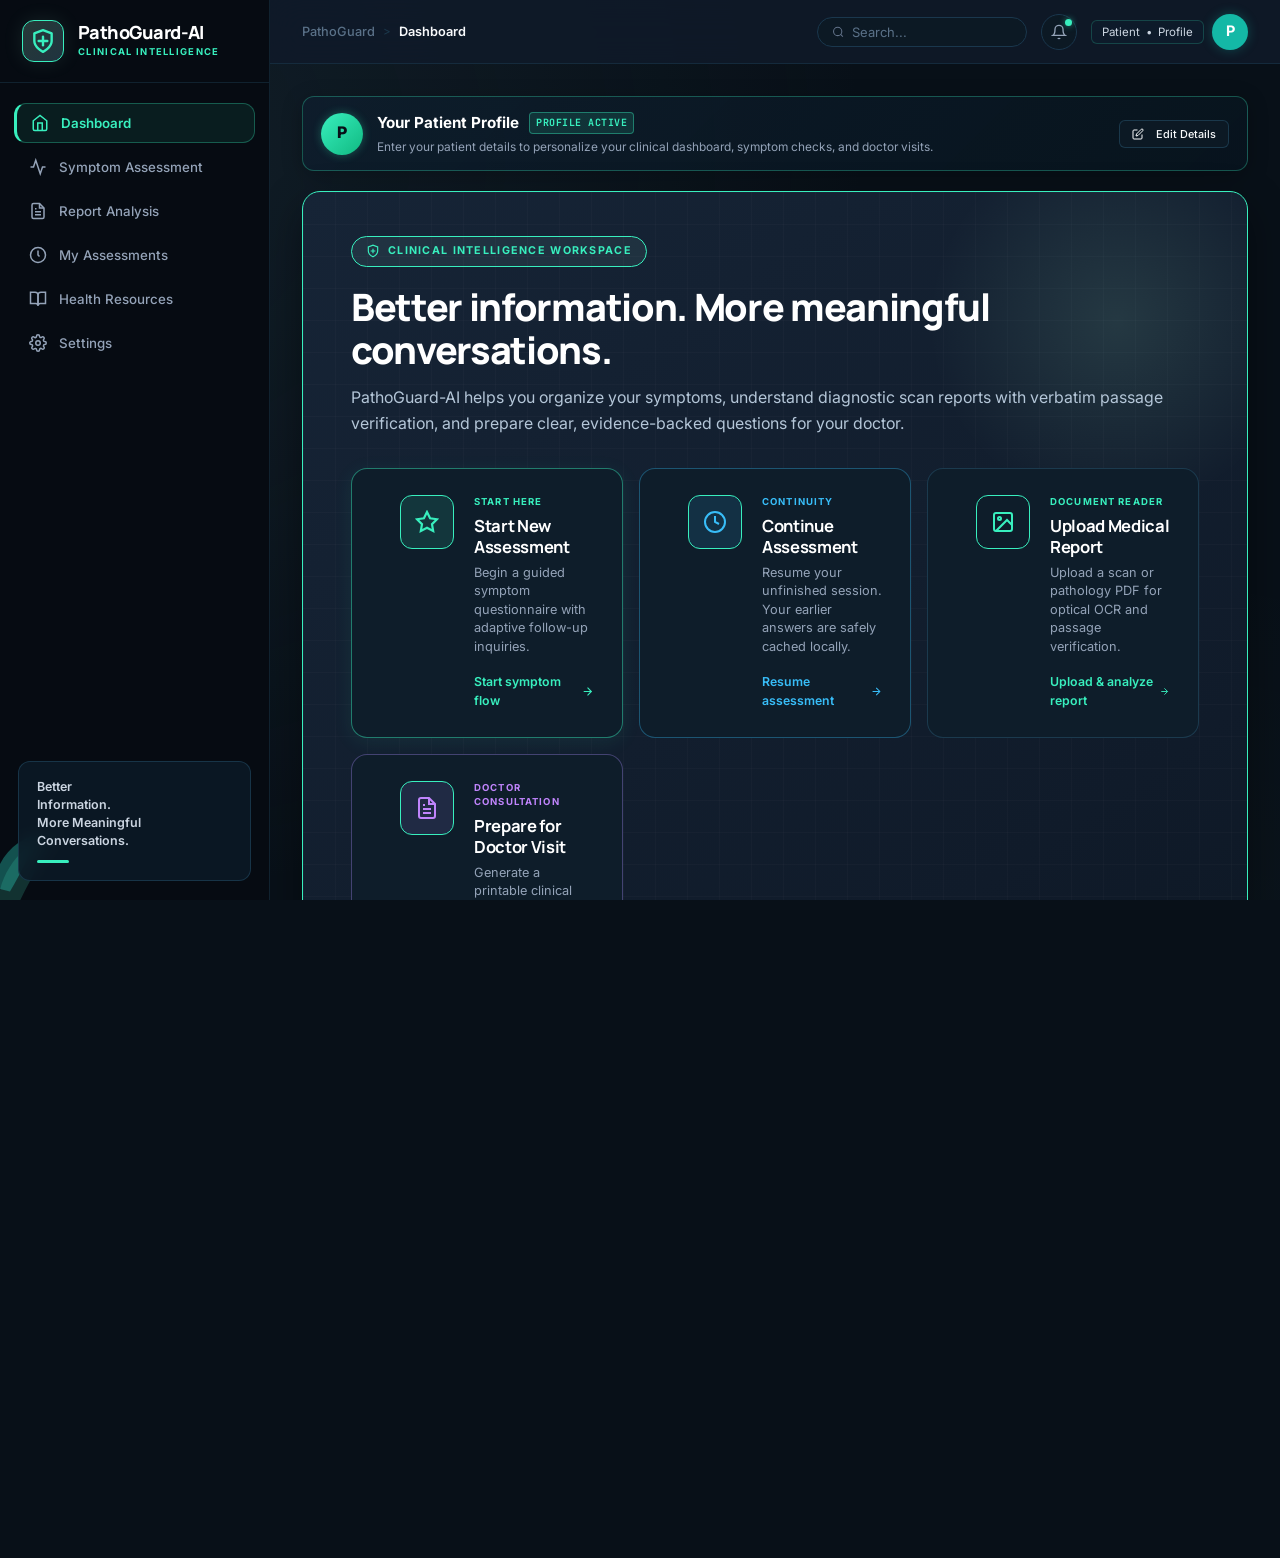
<file: index.html>
<!DOCTYPE html>
<html lang="en">
<head>
  <meta charset="UTF-8">
  <meta http-equiv="refresh" content="0; url=PathoGuard-AI-Frontend/index.html">
  <title>Redirecting to PathoGuard-AI Frontend</title>
</head>
<body style="background: #101B2A; color: #A7F3D0; font-family: sans-serif; display: flex; align-items: center; justify-content: center; height: 100vh; margin: 0;">
  <p>Loading PathoGuard Clinical Intelligence... <a href="PathoGuard-AI-Frontend/index.html" style="color: #A7F3D0;">Click here if not redirected</a>.</p>
</body>
</html>
</file>
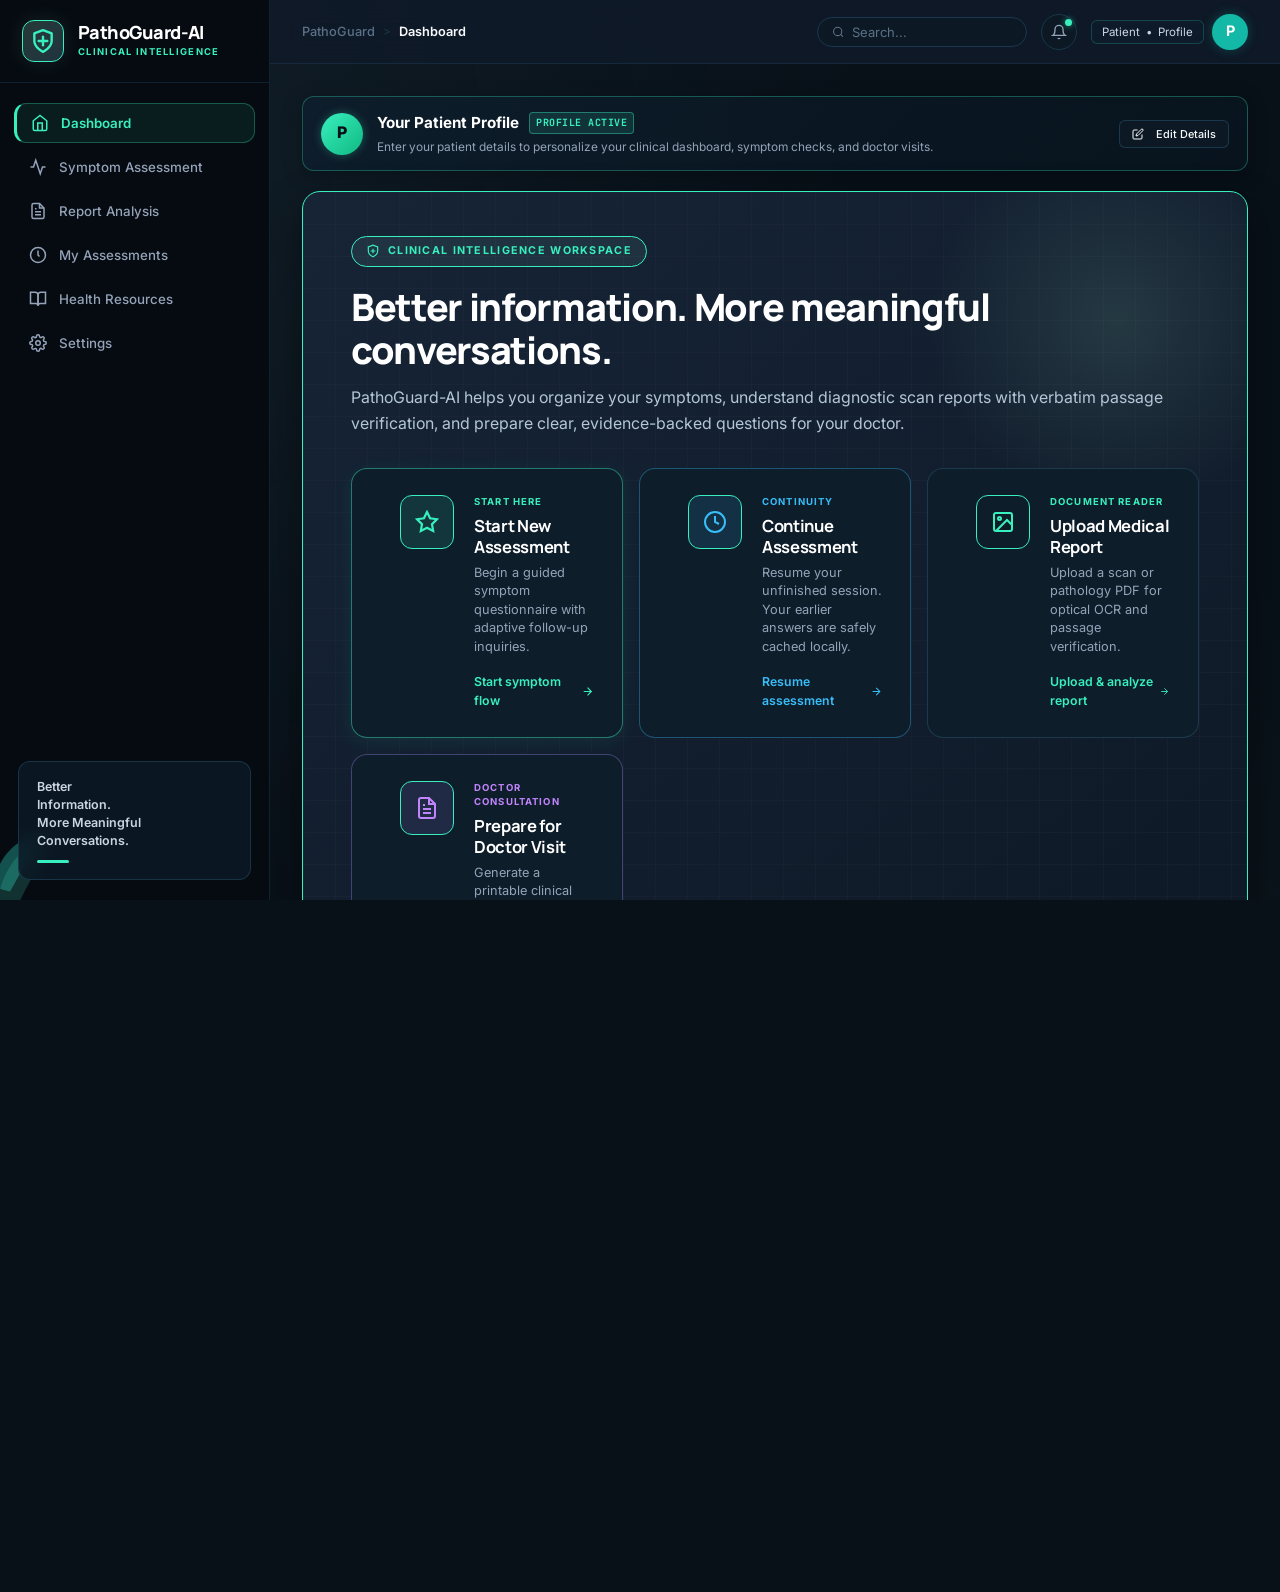
<file: PathoGuard-AI-Frontend/index.html>
<!DOCTYPE html>
<html lang="en">
<head>
  <meta charset="UTF-8">
  <meta name="viewport" content="width=device-width, initial-scale=1.0">
  <title>PathoGuard | Clinical Health Insight Platform</title>
  <meta name="description" content="Direction A Clinical Intelligence health workspace. Evidence-linked scan report analysis and guided symptom assessment.">
  <link rel="preconnect" href="https://fonts.googleapis.com">
  <link rel="preconnect" href="https://fonts.gstatic.com" crossorigin>
  <link href="https://fonts.googleapis.com/css2?family=Inter:wght@300;400;500;600;700&family=Manrope:wght@500;600;700;800&family=JetBrains+Mono:wght@400;500&display=swap" rel="stylesheet">
  <link rel="stylesheet" href="style.css">
</head>
<body class="clinical-theme">
  <!-- Application Shell -->
  <div class="app-layout">
    
    <!-- Sidebar Navigation -->
    <aside class="app-sidebar" id="appSidebar">
      <div class="sidebar-brand">
        <div class="brand-emblem">
          <svg width="26" height="26" viewBox="0 0 24 24" fill="none" stroke="#38efbe" stroke-width="2.2" stroke-linecap="round" stroke-linejoin="round">
            <path d="M12 22s8-4 8-10V5l-8-3-8 3v7c0 6 8 10 8 10z"/>
            <path d="M12 8v8"/>
            <path d="M8 12h8"/>
          </svg>
        </div>
        <div class="brand-text">
          <span class="brand-title">PathoGuard-AI</span>
          <span class="brand-sub">CLINICAL INTELLIGENCE</span>
        </div>
      </div>

      <nav class="sidebar-nav">
        <button class="nav-item active" data-tab="dashboard">
          <svg class="nav-icon" width="18" height="18" viewBox="0 0 24 24" fill="none" stroke="currentColor" stroke-width="2">
            <path d="M3 9l9-7 9 7v11a2 2 0 0 1-2 2H5a2 2 0 0 1-2-2z"/>
            <polyline points="9 22 9 12 15 12 15 22"/>
          </svg>
          <span>Dashboard</span>
        </button>

        <button class="nav-item" data-tab="symptoms">
          <svg class="nav-icon" width="18" height="18" viewBox="0 0 24 24" fill="none" stroke="currentColor" stroke-width="2">
            <path d="M22 12h-4l-3 9L9 3l-3 9H2"/>
          </svg>
          <span>Symptom Assessment</span>
        </button>

        <button class="nav-item" data-tab="reports">
          <svg class="nav-icon" width="18" height="18" viewBox="0 0 24 24" fill="none" stroke="currentColor" stroke-width="2">
            <path d="M14 2H6a2 2 0 0 0-2 2v16a2 2 0 0 0 2 2h12a2 2 0 0 0 2-2V8z"/>
            <polyline points="14 2 14 8 20 8"/>
            <line x1="16" y1="13" x2="8" y2="13"/>
            <line x1="16" y1="17" x2="8" y2="17"/>
            <polyline points="10 9 9 9 8 9"/>
          </svg>
          <span>Report Analysis</span>
        </button>

        <button class="nav-item" data-tab="history">
          <svg class="nav-icon" width="18" height="18" viewBox="0 0 24 24" fill="none" stroke="currentColor" stroke-width="2">
            <circle cx="12" cy="12" r="10"/>
            <polyline points="12 6 12 12 14 14"/>
          </svg>
          <span>My Assessments</span>
        </button>

        <button class="nav-item" data-tab="evidence-integrity">
          <svg class="nav-icon" width="18" height="18" viewBox="0 0 24 24" fill="none" stroke="currentColor" stroke-width="2">
            <path d="M2 3h6a4 4 0 0 1 4 4v14a3 3 0 0 0-3-3H2z"/>
            <path d="M22 3h-6a4 4 0 0 0-4 4v14a3 3 0 0 1 3-3h7z"/>
          </svg>
          <span>Health Resources</span>
        </button>

        <button class="nav-item" data-tab="settings">
          <svg class="nav-icon" width="18" height="18" viewBox="0 0 24 24" fill="none" stroke="currentColor" stroke-width="2">
            <circle cx="12" cy="12" r="3"/>
            <path d="M19.4 15a1.65 1.65 0 0 0 .33 1.82l.06.06a2 2 0 0 1 0 2.83 2 2 0 0 1-2.83 0l-.06-.06a1.65 1.65 0 0 0-1.82-.33 1.65 1.65 0 0 0-1 1.51V21a2 2 0 0 1-2 2 2 2 0 0 1-2-2v-.09A1.65 1.65 0 0 0 9 19.4a1.65 1.65 0 0 0-1.82.33l-.06.06a2 2 0 0 1-2.83 0 2 2 0 0 1 0-2.83l.06-.06a1.65 1.65 0 0 0 .33-1.82 1.65 1.65 0 0 0-1.51-1H3a2 2 0 0 1-2-2 2 2 0 0 1 2-2h.09A1.65 1.65 0 0 0 4.6 9a1.65 1.65 0 0 0-.33-1.82l-.06-.06a2 2 0 0 1 0-2.83 2 2 0 0 1 2.83 0l.06.06a1.65 1.65 0 0 0 1.82.33H9a1.65 1.65 0 0 0 1-1.51V3a2 2 0 0 1 2-2 2 2 0 0 1 2 2v.09a1.65 1.65 0 0 0 1 1.51 1.65 1.65 0 0 0 1.82-.33l.06-.06a2 2 0 0 1 2.83 0 2 2 0 0 1 0 2.83l-.06.06a1.65 1.65 0 0 0-.33 1.82V9a1.65 1.65 0 0 0 1.51 1H21a2 2 0 0 1 2 2 2 2 0 0 1-2 2h-.09a1.65 1.65 0 0 0-1.51 1z"/>
          </svg>
          <span>Settings</span>
        </button>
      </nav>

      <!-- Botanical Illustration & Brand Mission Card in Bottom Sidebar -->
      <div class="sidebar-bottom-zone">
        <div class="botanical-art">
          <svg width="90" height="100" viewBox="0 0 100 120" fill="none">
            <path d="M5 120 C 10 70, 45 40, 85 30 C 60 60, 45 90, 30 120 Z" fill="#1b4d47" opacity="0.6"/>
            <path d="M0 100 C 5 60, 30 40, 60 35 C 45 55, 35 80, 20 105 Z" fill="#2dd4bf" opacity="0.35"/>
          </svg>
        </div>
        <div class="sidebar-quote-card">
          <p class="sidebar-quote-text">
            Better<br>Information.<br>More Meaningful<br>Conversations.
          </p>
          <div class="sidebar-quote-bar"></div>
        </div>
      </div>
    </aside>

    <!-- Main View Container -->
    <main class="app-main">
      <!-- Top Navigation Header -->
      <header class="app-header">
        <div class="header-left">
          <button class="mobile-toggle" id="mobileMenuToggle" aria-label="Toggle navigation">
            <svg width="20" height="20" viewBox="0 0 24 24" fill="none" stroke="currentColor" stroke-width="2">
              <line x1="3" y1="12" x2="21" y2="12"/>
              <line x1="3" y1="6" x2="21" y2="6"/>
              <line x1="3" y1="18" x2="21" y2="18"/>
            </svg>
          </button>
          <div class="header-breadcrumb">
            <span class="crumb-root">PathoGuard</span>
            <span class="crumb-separator">&gt;</span>
            <span class="crumb-current" id="currentViewName">Dashboard</span>
          </div>
        </div>

        <div class="header-right">
          <!-- Search Capsule matching screenshot -->
          <div class="header-search-capsule">
            <svg width="14" height="14" viewBox="0 0 24 24" fill="none" stroke="#64748B" stroke-width="2">
              <circle cx="11" cy="11" r="8"/>
              <line x1="21" y1="21" x2="16.65" y2="16.65"/>
            </svg>
            <input type="text" id="globalSearchInput" placeholder="Search..." aria-label="Search">
          </div>

          <!-- Notification Bell & Dropdown -->
          <div class="header-notification-wrapper" style="position: relative;">
            <button class="header-icon-action" id="headerNotificationsBtn" title="Application Messages & Alerts">
              <svg width="16" height="16" viewBox="0 0 24 24" fill="none" stroke="currentColor" stroke-width="2">
                <path d="M18 8A6 6 0 0 0 6 8c0 7-3 9-3 9h18s-3-2-3-9"/>
                <path d="M13.73 21a2 2 0 0 1-3.46 0"/>
              </svg>
              <span class="notification-indicator-dot" id="headerNotificationDot"></span>
            </button>

            <!-- Notifications Dropdown Panel -->
            <div class="notifications-panel-dropdown" id="notificationsDropdown" style="display: none;">
              <div class="notifications-panel-header">
                <h4>Session &amp; Health Activity</h4>
                <button class="btn-text-xs" id="markAllNotificationsReadBtn">Mark read</button>
              </div>
              <div class="notifications-list" id="notificationsList">
                <div class="notification-item unread">
                  <span class="notif-dot"></span>
                  <div class="notif-content">
                    <strong>Local Privacy Active</strong>
                    <p>All clinical inputs, questionnaire responses, and notes remain stored in your private local browser cache.</p>
                    <span class="notif-time">Session</span>
                  </div>
                </div>
              </div>
              <div class="notifications-panel-footer" style="display: flex; justify-content: space-between; align-items: center; padding: 10px 14px;">
                <span class="privacy-guarantee-micro">Local browser cache only</span>
                <button class="btn-text-xs" id="purgeLocalCacheBtn" style="color: #f87171; cursor: pointer;" title="Purge local storage drafts and cached profile">Purge Cache</button>
              </div>
            </div>
          </div>

          <!-- User Profile & Avatar -->
          <div style="display: flex; align-items: center; gap: 8px;">
            <button class="header-user-profile-btn" id="headerUserProfileBtn" title="Click to view or edit patient details">
              <span id="headerUserName">Patient</span> &bull; <span id="headerUserMeta">Profile</span>
            </button>
            <div class="user-avatar-badge" id="headerUserAvatarBadge" title="Click to view or edit your details">P</div>
          </div>

          <button class="btn btn-primary btn-sm" id="headerNewAssessmentBtn" style="display: none;">New</button>
        </div>
      </header>

      <!-- View Wrapper -->
      <div class="content-viewport">
        
        <!-- ========================================== -->
        <!-- VIEW A: HOME DASHBOARD                     -->
        <!-- ========================================== -->
        <section class="view-panel active" id="view-dashboard">

          <!-- Active Patient Profile Strip -->
          <div class="patient-profile-strip" id="dashboardProfileStrip">
            <div class="profile-strip-left">
              <div class="patient-avatar-mini" id="stripAvatarMini">P</div>
              <div class="profile-strip-info">
                <div class="profile-strip-name-row">
                  <span class="patient-name-title" id="stripPatientName">Your Patient Profile</span>
                  <span class="badge-taxonomy badge-state-reviewed" id="stripProfileStatusBadge" style="font-size: 10px; padding: 2px 6px;">PROFILE ACTIVE</span>
                </div>
                <div class="profile-strip-details" id="stripPatientDetails">
                  <span>Enter your patient details to personalize your clinical dashboard, symptom checks, and doctor visits.</span>
                </div>
              </div>
            </div>
            <button class="btn btn-secondary btn-xs" id="editProfileBtn" style="white-space: nowrap; border-radius: 6px; padding: 6px 12px; font-weight: 500;">
              <svg width="12" height="12" viewBox="0 0 24 24" fill="none" stroke="currentColor" stroke-width="2" style="margin-right: 4px; vertical-align: -1px;">
                <path d="M11 4H4a2 2 0 0 0-2 2v14a2 2 0 0 0 2 2h14a2 2 0 0 0 2-2v-7"/>
                <path d="M18.5 2.5a2.121 2.121 0 0 1 3 3L12 15l-4 1 1-4 9.5-9.5z"/>
              </svg>
              <span>Edit Details</span>
            </button>
          </div>
          
          <!-- Calm Clinical Greeting & Primary Dashboard Hub -->
          <div class="hero-assessment-card">
            <div class="hero-backdrop-glow"></div>
            <div class="hero-scientific-grid"></div>

            <div class="hero-content">
              <div class="hero-badge">
                <span class="badge-icon">
                  <svg width="14" height="14" viewBox="0 0 24 24" fill="none" stroke="#38efbe" stroke-width="2">
                    <path d="M12 22s8-4 8-10V5l-8-3-8 3v7c0 6 8 10 8 10z"/>
                    <path d="M12 8v8"/>
                    <path d="M8 12h8"/>
                  </svg>
                </span>
                CLINICAL INTELLIGENCE WORKSPACE
              </div>

              <h1 class="hero-title">Better information. More meaningful conversations.</h1>
              <p class="hero-subtitle">
                PathoGuard-AI helps you organize your symptoms, understand diagnostic scan reports with verbatim passage verification, and prepare clear, evidence-backed questions for your doctor.
              </p>

              <!-- Four Purposeful Primary Starting Points -->
              <div class="hero-actions-grid" style="grid-template-columns: repeat(auto-fit, minmax(260px, 1fr)); gap: 16px;">
                
                <!-- Action 1: Start New Assessment -->
                <div class="action-card action-symptoms" id="heroActionSymptoms" style="border-color: rgba(56, 239, 190, 0.45); box-shadow: 0 4px 20px rgba(56, 239, 190, 0.08);">
                  <div class="card-glow-edge"></div>
                  <div class="action-icon-wrap" style="background: rgba(56, 239, 190, 0.12); color: #38efbe;">
                    <svg width="24" height="24" viewBox="0 0 24 24" fill="none" stroke="currentColor" stroke-width="2.2">
                      <polygon points="12 2 15.09 8.26 22 9.27 17 14.14 18.18 21.02 12 17.77 5.82 21.02 7 14.14 2 9.27 8.91 8.26 12 2"/>
                    </svg>
                  </div>
                  <div class="action-details">
                    <span class="action-tag" style="color: #38efbe;">START HERE</span>
                    <h2 class="action-title" style="font-size: 1.15rem;">Start New Assessment</h2>
                    <p class="action-desc">Begin a guided symptom questionnaire with adaptive follow-up inquiries.</p>
                    <div class="action-cta" style="color: #38efbe;">
                      <span>Start symptom flow</span>
                      <svg width="15" height="15" viewBox="0 0 24 24" fill="none" stroke="currentColor" stroke-width="2">
                        <line x1="5" y1="12" x2="19" y2="12"/>
                        <polyline points="12 5 19 12 12 19"/>
                      </svg>
                    </div>
                  </div>
                </div>

                <!-- Action 2: Continue In-Progress Assessment -->
                <div class="action-card action-continue" id="dashboardContinueCard" style="border-color: rgba(56, 189, 248, 0.35);">
                  <div class="card-glow-edge"></div>
                  <div class="action-icon-wrap" style="background: rgba(56, 189, 248, 0.12); color: #38bdf8;">
                    <svg width="24" height="24" viewBox="0 0 24 24" fill="none" stroke="currentColor" stroke-width="2">
                      <circle cx="12" cy="12" r="10"/>
                      <polyline points="12 6 12 12 16 14"/>
                    </svg>
                  </div>
                  <div class="action-details">
                    <span class="action-tag" style="color: #38bdf8;">CONTINUITY</span>
                    <h2 class="action-title" style="font-size: 1.15rem;">Continue Assessment</h2>
                    <p class="action-desc" id="dashboardDraftDesc">Resume your unfinished session. Your earlier answers are safely cached locally.</p>
                    <div class="action-cta" style="color: #38bdf8;">
                      <span id="dashboardContinueCtaLabel">Resume assessment</span>
                      <svg width="15" height="15" viewBox="0 0 24 24" fill="none" stroke="currentColor" stroke-width="2">
                        <line x1="5" y1="12" x2="19" y2="12"/>
                        <polyline points="12 5 19 12 12 19"/>
                      </svg>
                    </div>
                  </div>
                </div>

                <!-- Action 3: Scan Report Analysis -->
                <div class="action-card action-reports" id="heroActionReports">
                  <div class="card-glow-edge"></div>
                  <div class="action-icon-wrap">
                    <svg width="24" height="24" viewBox="0 0 24 24" fill="none" stroke="currentColor" stroke-width="2">
                      <rect x="3" y="3" width="18" height="18" rx="2" ry="2"/>
                      <circle cx="8.5" cy="8.5" r="1.5"/>
                      <polyline points="21 15 16 10 5 21"/>
                    </svg>
                  </div>
                  <div class="action-details">
                    <span class="action-tag">DOCUMENT READER</span>
                    <h2 class="action-title" style="font-size: 1.15rem;">Upload Medical Report</h2>
                    <p class="action-desc">Upload a scan or pathology PDF for optical OCR and passage verification.</p>
                    <div class="action-cta">
                      <span>Upload &amp; analyze report</span>
                      <svg width="15" height="15" viewBox="0 0 24 24" fill="none" stroke="currentColor" stroke-width="2">
                        <line x1="5" y1="12" x2="19" y2="12"/>
                        <polyline points="12 5 19 12 12 19"/>
                      </svg>
                    </div>
                  </div>
                </div>

                <!-- Action 4: Doctor Consultation Preparation -->
                <div class="action-card action-reports" id="dashboardDoctorPrepCard" style="border-color: rgba(167, 139, 250, 0.35);">
                  <div class="card-glow-edge"></div>
                  <div class="action-icon-wrap" style="background: rgba(167, 139, 250, 0.12); color: #c084fc;">
                    <svg width="24" height="24" viewBox="0 0 24 24" fill="none" stroke="currentColor" stroke-width="2">
                      <path d="M14 2H6a2 2 0 0 0-2 2v16a2 2 0 0 0 2 2h12a2 2 0 0 0 2-2V8z"/>
                      <polyline points="14 2 14 8 20 8"/>
                      <line x1="16" y1="13" x2="8" y2="13"/>
                      <line x1="16" y1="17" x2="8" y2="17"/>
                      <polyline points="10 9 9 9 8 9"/>
                    </svg>
                  </div>
                  <div class="action-details">
                    <span class="action-tag" style="color: #c084fc;">DOCTOR CONSULTATION</span>
                    <h2 class="action-title" style="font-size: 1.15rem;">Prepare for Doctor Visit</h2>
                    <p class="action-desc">Generate a printable clinical discussion guide with timeline and report excerpts.</p>
                    <div class="action-cta" style="color: #c084fc;">
                      <span>Prepare consultation guide</span>
                      <svg width="15" height="15" viewBox="0 0 24 24" fill="none" stroke="currentColor" stroke-width="2">
                        <line x1="5" y1="12" x2="19" y2="12"/>
                        <polyline points="12 5 19 12 12 19"/>
                      </svg>
                    </div>
                  </div>
                </div>

              </div>

              <!-- Patient-Safety Notice -->
              <div class="hero-disclaimer-pill" style="margin-top: 18px;">
                <svg width="16" height="16" viewBox="0 0 24 24" fill="none" stroke="currentColor" stroke-width="2">
                  <circle cx="12" cy="12" r="10"/>
                  <line x1="12" y1="16" x2="12" y2="12"/>
                  <line x1="12" y1="8" x2="12.01" y2="8"/>
                </svg>
                <span><strong>Patient Safety Notice:</strong> This platform provides informational support and organizes clinical evidence for your physician. It does not provide medical diagnoses or rule out disease. Always consult a qualified healthcare professional.</span>
              </div>
            </div>
          </div>

          <!-- Dashboard Two Columns: Recent Activity + Doctor Consultation Prep Section -->
          <div class="dashboard-columns">
            
            <!-- Column 1: Recent Assessments & Active Records -->
            <div class="clinical-card col-activity">
              <div class="card-header">
                <div>
                  <h3 class="card-title">Recent Assessments &amp; Reports</h3>
                  <p class="card-subtitle">Saved sessions, report evaluations, and status records</p>
                </div>
                <button class="btn-text" id="viewAllHistoryBtn">View All History &rarr;</button>
              </div>

              <div class="activity-timeline" id="recentActivityList">
                <!-- Populated via JS -->
              </div>
            </div>

            <!-- Column 2: Preparing Questions for Your Doctor -->
            <div class="clinical-card col-how-it-works">
              <div class="card-header">
                <div>
                  <h3 class="card-title">Questions for Your Doctor</h3>
                  <p class="card-subtitle">Evidence-based discussion topics to raise in your appointment</p>
                </div>
                <span class="tag-clinical">Consultation Ready</span>
              </div>

              <div class="pipeline-steps" id="dashboardDoctorQuestionsList">
                <!-- Dynamically populated via JS based on user details and active concerns -->
              </div>

              <div style="margin-top: 16px; display: flex; justify-content: space-between; align-items: center;">
                <button class="btn btn-primary btn-sm" id="launchDoctorPrepModalBtn">
                  <svg width="14" height="14" viewBox="0 0 24 24" fill="none" stroke="currentColor" stroke-width="2">
                    <polyline points="6 9 6 2 18 2 18 9"/>
                    <path d="M6 18H4a2 2 0 0 1-2-2v-5a2 2 0 0 1 2-2h16a2 2 0 0 1 2 2v5a2 2 0 0 1-2 2h-2"/>
                    <rect x="6" y="14" width="12" height="8"/>
                  </svg>
                  <span>Build Printable Doctor Summary</span>
                </button>
                <span style="font-size: 0.8rem; color: #8fa0b5;">Printable &amp; source-grounded</span>
              </div>
            </div>

          </div>

          <!-- Privacy & Data Governance Banner -->
          <div class="privacy-banner">
            <div class="privacy-icon">
              <svg width="24" height="24" viewBox="0 0 24 24" fill="none" stroke="currentColor" stroke-width="2">
                <rect x="3" y="11" width="18" height="11" rx="2" ry="2"/>
                <path d="M7 11V7a5 5 0 0 1 10 0v4"/>
              </svg>
            </div>
            <div class="privacy-text">
              <h4>Privacy-First Clinical Design &amp; Data Retention</h4>
              <p>Your diagnostic documents, text selections, and symptom responses remain stored locally in your browser cache during active use. You hold full authority to export findings, redact identifying text, or purge all local assessment caches instantly.</p>
            </div>
            <div class="privacy-action">
              <button class="btn btn-outline-danger btn-sm" id="purgeSessionDataBtn">Clear Session Data</button>
            </div>
          </div>

        </section>

        <!-- ========================================== -->
        <!-- VIEW B: SYMPTOM ASSISTANT                  -->
        <!-- ========================================== -->
        <section class="view-panel" id="view-symptoms">
          <div class="symptom-view-layout">
            
            <!-- Left Main Column (Questionnaire & Stepper) -->
            <div class="symptom-view-main">
              
              <!-- Header with Stethoscope Icon matching screenshot -->
              <div class="symptom-intro-block">
                <div class="symptom-intro-title-row">
                  <span class="symptom-intro-icon">
                    <svg width="24" height="24" viewBox="0 0 24 24" fill="none" stroke="#38efbe" stroke-width="2.2" stroke-linecap="round" stroke-linejoin="round">
                      <path d="M4.8 2.3A.3.3 0 1 0 5 2H4a2 2 0 0 0-2 2v5a6 6 0 0 0 6 6v0a6 6 0 0 0 6-6V4a2 2 0 0 0-2-2h-1a.2.2 0 1 0 .3.3"/>
                      <path d="M8 15v1a6 6 0 0 0 6 6v0a6 6 0 0 0 6-6v-4"/>
                      <circle cx="20" cy="10" r="2"/>
                    </svg>
                  </span>
                  <h1 class="symptom-intro-heading">Let’s understand what you’re experiencing.</h1>
                </div>
                <p class="symptom-intro-subheading">
                  Answer a few questions so we can organize your information and help you prepare for a more meaningful healthcare consultation.
                </p>
              </div>

              <!-- 6-Step Horizontal Progress Stepper matching screenshot -->
              <div class="stepper-horizontal-bar" id="stepperProgressBar">
                <div class="stepper-step active" data-step="0">
                  <div class="stepper-circle">1</div>
                  <span class="stepper-label">Main Concern</span>
                </div>
                <div class="stepper-line active"></div>

                <div class="stepper-step" data-step="1">
                  <div class="stepper-circle">2</div>
                  <span class="stepper-label">Onset &amp; Duration</span>
                </div>
                <div class="stepper-line"></div>

                <div class="stepper-step" data-step="2">
                  <div class="stepper-circle">3</div>
                  <span class="stepper-label">Trajectory</span>
                </div>
                <div class="stepper-line"></div>

                <div class="stepper-step" data-step="3">
                  <div class="stepper-circle">4</div>
                  <span class="stepper-label">Constancy</span>
                </div>
                <div class="stepper-line"></div>

                <div class="stepper-step" data-step="4">
                  <div class="stepper-circle">5</div>
                  <span class="stepper-label">Clinical Context</span>
                </div>
                <div class="stepper-line"></div>

                <div class="stepper-step" data-step="5">
                  <div class="stepper-circle">6</div>
                  <span class="stepper-label">Review &amp; Confirm</span>
                </div>
              </div>

              <!-- Urgent Safety Notice (Hidden unless triggered) -->
              <div class="urgent-safety-banner" id="urgentSafetyBanner" style="display: none; margin-bottom: 18px;">
                <div class="urgent-icon-wrap">
                  <svg width="22" height="22" viewBox="0 0 24 24" fill="none" stroke="currentColor" stroke-width="2">
                    <path d="M10.29 3.86L1.82 18a2 2 0 0 0 1.71 3h16.94a2 2 0 0 0 1.71-3L13.71 3.86a2 2 0 0 0-3.42 0z"/>
                    <line x1="12" y1="9" x2="12" y2="13"/>
                    <line x1="12" y1="17" x2="12.01" y2="17"/>
                  </svg>
                </div>
                <div class="urgent-content">
                  <h4>Urgent Clinical Guidance</h4>
                  <p id="urgentSafetyMessage">If you are experiencing sudden severe shortness of breath or uncontrolled bleeding, seek emergency care immediately.</p>
                  <div class="urgent-actions">
                    <a href="tel:911" class="btn btn-sm btn-emergency">Call Emergency Services</a>
                    <button class="btn btn-secondary btn-sm" id="dismissUrgentBannerBtn">Continue informational assessment</button>
                  </div>
                </div>
              </div>

              <!-- Main Step Question Card matching screenshot -->
              <div class="symptom-question-panel" id="wizardQuestionContainer">
                <div class="question-panel-top">
                  <div class="question-panel-badge-icon">
                    <svg width="24" height="24" viewBox="0 0 24 24" fill="none" stroke="#38efbe" stroke-width="2.2" stroke-linecap="round" stroke-linejoin="round">
                      <path d="M20.84 4.61a5.5 5.5 0 0 0-7.78 0L12 5.67l-1.06-1.06a5.5 5.5 0 0 0-7.78 7.78l1.06 1.06L12 21.23l7.78-7.78 1.06-1.06a5.5 5.5 0 0 0 0-7.78z"/>
                      <path d="M12 9v4"/>
                      <path d="M10 11h4"/>
                    </svg>
                  </div>
                  <div class="question-panel-text-block">
                    <div style="display: flex; justify-content: space-between; align-items: center; margin-bottom: 2px;">
                      <span class="step-num-tag" id="wizardStepLabel">STEP 1 OF 6</span>
                      <div style="display: flex; gap: 8px; align-items: center;">
                        <span class="autosave-indicator" id="autosaveIndicator" style="font-size: 11.5px; color: #8fa0b5; display: inline-flex; align-items: center;">
                          <span class="indicator-dot dot-mint" style="display: inline-block; width: 6px; height: 6px; border-radius: 50%; background: #38efbe; margin-right: 5px;"></span>
                          Saved locally
                        </span>
                        <button class="btn btn-ghost btn-xs" id="wizardReviewDrawerBtn" style="color: #8fa0b5; border: 1px solid rgba(255,255,255,0.08); padding: 3px 8px; border-radius: 5px; font-size: 11px; cursor: pointer;">
                          Review Answers (<span id="answersCountBadge">1</span>)
                        </button>
                      </div>
                    </div>
                    <h2 class="question-title-text" id="questionPrompt">What is your main concern today?</h2>
                    <p class="question-instruction-text" id="questionHint">You can select more than one option if you are experiencing multiple changes.</p>
                    
                    <!-- Evidence Gap Notice: Appears when scan report evidence already exists -->
                    <div class="evidence-gap-banner" id="evidenceGapNotice" style="display: none; margin-top: 10px; padding: 8px 12px; background: rgba(56, 189, 248, 0.08); border-left: 3px solid #38bdf8; border-radius: 4px; font-size: 0.78rem; color: #bae6fd;">
                      <span style="font-weight: 600;">Evidence Gap Filter:</span> <span id="evidenceGapNoticeText">Documented findings already verified; physical dimension questions omitted.</span>
                    </div>
                  </div>
                </div>

                <!-- Hidden compatibility hooks for existing script.js elements -->
                <div style="display: none;">
                  <span id="questionPill">MAIN CONCERN</span>
                  <span id="wizardCategoryTitle">Main Concern</span>
                  <span id="wizardCategorySubtitle">Options</span>
                  <div id="wizardProgressFill"></div>
                  <div id="whyWeAskBox"><span id="whyWeAskText"></span></div>
                  <div id="validationWarning"></div>
                  <div id="conditionalBox"><div id="conditionalChipsContainer"></div></div>
                  <button id="wizardSkipBtn"></button>
                </div>

                <!-- 7 Option Cards Container -->
                <div class="concern-cards-grid" id="chipsContainer">
                  <!-- Injected dynamically via renderSymptomStep() -->
                </div>

                <!-- Additional Context Input matching screenshot -->
                <div class="context-input-container">
                  <label class="context-input-label" for="customSymptomNote">Additional context (optional)</label>
                  <div class="context-field-wrap">
                    <input type="text" id="customSymptomNote" class="context-text-field" placeholder="e.g. When did you first notice it? Has it changed over time?" maxlength="500">
                    <span class="context-char-count" id="charCounter">0/500</span>
                  </div>
                </div>

                <!-- Navigation Controls matching screenshot -->
                <div class="question-panel-footer">
                  <div style="display: flex; gap: 8px; align-items: center;">
                    <button class="btn btn-panel-back" id="wizardPrevBtn">
                      <svg width="15" height="15" viewBox="0 0 24 24" fill="none" stroke="currentColor" stroke-width="2">
                        <line x1="19" y1="12" x2="5" y2="12"/>
                        <polyline points="12 19 5 12 12 5"/>
                      </svg>
                      <span>Back</span>
                    </button>
                    <button class="btn btn-secondary btn-sm" id="wizardSaveExitBtn" title="Save draft locally and return to dashboard" style="border-radius: 8px; padding: 8px 14px; font-size: 0.82rem; font-weight: 500;">
                      <svg width="14" height="14" viewBox="0 0 24 24" fill="none" stroke="currentColor" stroke-width="2" style="margin-right: 4px; vertical-align: -2px;">
                        <path d="M19 21H5a2 2 0 0 1-2-2V5a2 2 0 0 1 2-2h11l5 5v11a2 2 0 0 1-2 2z"/>
                        <polyline points="17 21 17 13 7 13 7 21"/>
                        <polyline points="7 3 7 8 15 8"/>
                      </svg>
                      <span>Save and Exit</span>
                    </button>
                  </div>

                  <button class="btn btn-panel-continue" id="wizardNextBtn">
                    <span id="wizardNextBtnText">Continue</span>
                    <svg width="16" height="16" viewBox="0 0 24 24" fill="none" stroke="currentColor" stroke-width="2.2">
                      <line x1="5" y1="12" x2="19" y2="12"/>
                      <polyline points="12 5 19 12 12 19"/>
                    </svg>
                  </button>
                </div>
              </div>

              <!-- Answer History Review Panel (Drawer) -->
              <div class="answers-review-panel" id="answersReviewPanel" style="display: none;">
                <div class="review-header">
                  <h4>Recorded Responses</h4>
                  <button class="btn-icon" id="closeReviewPanelBtn"><svg width="18" height="18" viewBox="0 0 24 24" fill="none" stroke="currentColor" stroke-width="2"><line x1="18" y1="6" x2="6" y2="18"/><line x1="6" y1="6" x2="18" y2="18"/></svg></button>
                </div>
                <div class="review-list" id="reviewAnswersList"></div>
              </div>

            </div>

            <!-- Right Sidebar Column matching screenshot -->
            <div class="symptom-view-sidebar">
              
              <!-- Card 1: Your Information in One Place -->
              <div class="guide-panel-card info-summary-card">
                <div class="info-summary-art">
                  <svg width="120" height="90" viewBox="0 0 160 120" fill="none">
                    <defs>
                      <linearGradient id="screenGrad" x1="0" y1="0" x2="1" y2="1">
                        <stop offset="0%" stop-color="#193747"/>
                        <stop offset="100%" stop-color="#0a1924"/>
                      </linearGradient>
                      <linearGradient id="leafGlow" x1="0" y1="0" x2="1" y2="1">
                        <stop offset="0%" stop-color="#38efbe" stop-opacity="0.9"/>
                        <stop offset="100%" stop-color="#115e50" stop-opacity="0.3"/>
                      </linearGradient>
                    </defs>
                    <!-- Organic leaves in background -->
                    <path d="M15 115 C 10 70, 45 40, 75 25 C 55 55, 45 85, 30 115 Z" fill="url(#leafGlow)"/>
                    <path d="M5 95 C 5 65, 30 45, 55 35 C 38 55, 30 75, 18 95 Z" fill="#206a5d" opacity="0.5"/>
                    <!-- Mobile screen -->
                    <rect x="58" y="12" width="76" height="96" rx="10" fill="url(#screenGrad)" stroke="rgba(56, 239, 190, 0.45)" stroke-width="1.5"/>
                    <rect x="68" y="22" width="56" height="12" rx="3" fill="rgba(255,255,255,0.08)"/>
                    <rect x="68" y="40" width="38" height="6" rx="2" fill="rgba(255,255,255,0.18)"/>
                    <rect x="68" y="50" width="48" height="5" rx="2" fill="rgba(255,255,255,0.08)"/>
                    <rect x="68" y="59" width="40" height="5" rx="2" fill="rgba(255,255,255,0.08)"/>
                    <!-- Shield emblem with mint + -->
                    <circle cx="112" cy="78" r="16" fill="#08141d" stroke="#38efbe" stroke-width="1.8"/>
                    <path d="M112 70 v 16 M104 78 h 16" stroke="#38efbe" stroke-width="2.5" stroke-linecap="round"/>
                  </svg>
                </div>
                <h3 class="guide-panel-title">Your information in one place</h3>
                <p class="guide-panel-desc">Helps you organize symptoms and reports for clearer, more meaningful discussions with your healthcare provider.</p>
              </div>

              <!-- Card 2: Important to know -->
              <div class="guide-panel-card important-points-card">
                <div class="guide-card-header">
                  <span class="header-info-icon">
                    <svg width="18" height="18" viewBox="0 0 24 24" fill="none" stroke="#38BDF8" stroke-width="2">
                      <circle cx="12" cy="12" r="10"/>
                      <line x1="12" y1="16" x2="12" y2="12"/>
                      <line x1="12" y1="8" x2="12.01" y2="8"/>
                    </svg>
                  </span>
                  <h4 class="guide-card-heading">Important to know</h4>
                </div>

                <div class="important-points-list">
                  <div class="important-point-row">
                    <svg class="point-icon" width="18" height="18" viewBox="0 0 24 24" fill="none" stroke="#38efbe" stroke-width="2">
                      <path d="M4.8 2.3A.3.3 0 1 0 5 2H4a2 2 0 0 0-2 2v5a6 6 0 0 0 6 6v0a6 6 0 0 0 6-6V4a2 2 0 0 0-2-2h-1a.2.2 0 1 0 .3.3"/>
                      <path d="M8 15v1a6 6 0 0 0 6 6v0a6 6 0 0 0 6-6v-4"/>
                      <circle cx="20" cy="10" r="2"/>
                    </svg>
                    <span class="point-text-mint">This tool does not diagnose or rule out cancer.</span>
                  </div>

                  <div class="important-point-row">
                    <svg class="point-icon" width="18" height="18" viewBox="0 0 24 24" fill="none" stroke="#94A3B8" stroke-width="2">
                      <path d="M14 2H6a2 2 0 0 0-2 2v16a2 2 0 0 0 2 2h12a2 2 0 0 0 2-2V8z"/>
                      <polyline points="14 2 14 8 20 8"/>
                      <line x1="16" y1="13" x2="8" y2="13"/>
                      <line x1="16" y1="17" x2="8" y2="17"/>
                    </svg>
                    <span class="point-text">It helps you organize information and prepare for a healthcare consultation.</span>
                  </div>

                  <div class="important-point-row">
                    <svg class="point-icon" width="18" height="18" viewBox="0 0 24 24" fill="none" stroke="#94A3B8" stroke-width="2">
                      <path d="M17 21v-2a4 4 0 0 0-4-4H5a4 4 0 0 0-4 4v2"/>
                      <circle cx="9" cy="7" r="4"/>
                      <path d="M23 21v-2a4 4 0 0 0-3-3.87"/>
                      <path d="M16 3.13a4 4 0 0 1 0 7.75"/>
                    </svg>
                    <span class="point-text">Always consult a qualified healthcare professional for medical advice.</span>
                  </div>

                  <div class="important-point-row">
                    <svg class="point-icon" width="18" height="18" viewBox="0 0 24 24" fill="none" stroke="#94A3B8" stroke-width="2">
                      <path d="M12 22s8-4 8-10V5l-8-3-8 3v7c0 6 8 10 8 10z"/>
                      <path d="M9 12l2 2 4-4"/>
                    </svg>
                    <span class="point-text">Your information stays private and is not shared.</span>
                  </div>
                </div>
              </div>

              <!-- Card 3: Need help? -->
              <div class="guide-panel-card need-help-box">
                <div class="guide-card-header">
                  <span class="header-info-icon">
                    <svg width="18" height="18" viewBox="0 0 24 24" fill="none" stroke="#38BDF8" stroke-width="2">
                      <circle cx="12" cy="12" r="10"/>
                      <path d="M9.09 9a3 3 0 0 1 5.83 1c0 2-3 3-3 3"/>
                      <line x1="12" y1="17" x2="12.01" y2="17"/>
                    </svg>
                  </span>
                  <h4 class="guide-card-heading">Need help?</h4>
                </div>
                <p class="need-help-desc">
                  If you are experiencing a medical emergency, contact your local emergency services immediately.
                </p>
                <a href="tel:911" class="btn-emergency-pill">
                  <svg width="16" height="16" viewBox="0 0 24 24" fill="none" stroke="currentColor" stroke-width="2">
                    <path d="M22 16.92v3a2 2 0 0 1-2.18 2 19.79 19.79 0 0 1-8.63-3.07 19.5 19.5 0 0 1-6-6 19.79 19.79 0 0 1-3.07-8.67A2 2 0 0 1 4.11 2h3a2 2 0 0 1 2 1.72 12.84 12.84 0 0 0 .7 2.81 2 2 0 0 1-.45 2.11L8.09 9.91a16 16 0 0 0 6 6l1.27-1.27a2 2 0 0 1 2.11-.45 12.84 12.84 0 0 0 2.81.7A2 2 0 0 1 22 16.92z"/>
                  </svg>
                  <span>Emergency Information</span>
                </a>
              </div>

            </div>

          </div>
        </section>

        <!-- ========================================== -->
        <!-- VIEW C: SCAN-REPORT ANALYSIS               -->
        <!-- ========================================== -->
        <section class="view-panel" id="view-reports">
          
          <!-- Top Section Heading & Clinical Presets -->
          <div class="report-toolbar">
            <div class="toolbar-left">
              <h2 class="section-heading" style="font-size: 1.8rem; margin-bottom: 6px;">Understand your report, one finding at a time.</h2>
              <p class="section-subheading" style="font-size: 0.95rem; max-width: 760px;">
                Upload a diagnostic scan or pathology summary to review extracted clinical findings with side-by-side passage verification.
              </p>
            </div>
            <div class="toolbar-right" style="display: flex; gap: 12px; align-items: center;">
              <button class="btn btn-secondary btn-sm" id="openReportComparisonBtn" title="Compare two imaging reports side by side">
                <svg width="14" height="14" viewBox="0 0 24 24" fill="none" stroke="currentColor" stroke-width="2">
                  <rect x="9" y="9" width="13" height="13" rx="2" ry="2"/>
                  <path d="M5 15H4a2 2 0 0 1-2-2V4a2 2 0 0 1 2-2h9a2 2 0 0 1 2 2v1"/>
                </svg>
                <span>Compare Two Reports</span>
              </button>
              <div class="dropdown-group">
                <label for="sampleReportSelect">Clinical Sample:</label>
                <select id="sampleReportSelect" class="clinical-select">
                  <option value="" disabled selected>Select reference case study...</option>
                  <option value="ct-chest">Thoracic CT Scan with Contrast (Pulmonary Nodule)</option>
                  <option value="mri-pelvic">Pelvic MRI Protocol (Endometrial Evaluation)</option>
                  <option value="ultrasound-thyroid">Thyroid Ultrasound (TI-RADS 3 Assessment)</option>
                </select>
              </div>
            </div>
          </div>

          <!-- Pre-Upload Privacy & Data Governance Notice -->
          <div class="privacy-banner" style="margin-bottom: 20px; padding: 16px 20px;">
            <div class="privacy-icon" style="width: 36px; height: 36px;">
              <svg width="20" height="20" viewBox="0 0 24 24" fill="none" stroke="currentColor" stroke-width="2">
                <rect x="3" y="11" width="18" height="11" rx="2" ry="2"/>
                <path d="M7 11V7a5 5 0 0 1 10 0v4"/>
              </svg>
            </div>
            <div class="privacy-text">
              <h4 style="font-size: 0.9rem; margin-bottom: 2px;">Privacy-First Document Processing</h4>
              <p style="font-size: 0.8rem; line-height: 1.4;">
                Report text extraction and passage verification are processed locally with client-side verification. Active session answers and clinical drafts are stored unencrypted in your browser's local storage (localStorage) for workflow continuity. Use the "Clear Session Data" control at any time to permanently erase local records, particularly when using shared or public workstations.
              </p>
            </div>
          </div>

          <!-- Drag & Drop Upload Zone -->
          <div class="upload-dropzone" id="reportDropzone">
            <div class="dropzone-content">
              <div class="dropzone-icon">
                <svg width="36" height="36" viewBox="0 0 24 24" fill="none" stroke="currentColor" stroke-width="2">
                  <path d="M14 2H6a2 2 0 0 0-2 2v16a2 2 0 0 0 2 2h12a2 2 0 0 0 2-2V8z"/>
                  <polyline points="14 2 14 8 20 8"/>
                  <line x1="12" y1="18" x2="12" y2="12"/>
                  <line x1="9" y1="15" x2="12" y2="12"/>
                  <line x1="15" y1="15" x2="12" y2="12"/>
                </svg>
              </div>
              <h3 style="font-size: 1.15rem; margin-bottom: 6px;">Drag &amp; Drop Diagnostic Scan Report or Imaging Summary</h3>
              <p style="font-size: 0.86rem; max-width: 620px; margin: 0 auto 16px; color: var(--text-secondary);">
                Supports PDF reports and common image formats such as JPG and PNG (up to 25 MB). Read embedded text directly or analyze with local OCR.
              </p>
              <div style="display: flex; justify-content: center; gap: 12px; margin-bottom: 16px;">
                <button class="btn btn-primary btn-sm" id="uploadFileTriggerBtn">
                  <svg width="15" height="15" viewBox="0 0 24 24" fill="none" stroke="currentColor" stroke-width="2">
                    <path d="M21 15v4a2 2 0 0 1-2 2H5a2 2 0 0 1-2-2v-4"/>
                    <polyline points="17 8 12 3 7 8"/>
                    <line x1="12" y1="3" x2="12" y2="15"/>
                  </svg>
                  <span>Browse Files</span>
                </button>
              </div>
              <div class="dropzone-tags">
                <span class="file-tag">PDF</span>
                <span class="file-tag">JPG</span>
                <span class="file-tag">PNG</span>
                <span class="file-tag">Max 25 MB</span>
              </div>
              <input type="file" id="realReportFileInput" accept=".pdf,.png,.jpg,.jpeg,.txt" style="display: none;">
            </div>
          </div>

          <!-- File Error Alert Container (hidden by default) -->
          <div class="file-error-alert" id="fileErrorAlert" style="display: none;">
            <svg width="18" height="18" viewBox="0 0 24 24" fill="none" stroke="currentColor" stroke-width="2">
              <circle cx="12" cy="12" r="10"/>
              <line x1="12" y1="8" x2="12" y2="12"/>
              <line x1="12" y1="16" x2="12.01" y2="16"/>
            </svg>
            <div id="fileErrorMessage">Unsupported file format. Please upload a PDF or JPG/PNG image under 25 MB.</div>
          </div>

          <!-- Upload and Processing State Card -->
          <div class="upload-status-card" id="uploadStatusCard" style="display: none;">
            <div class="upload-file-meta">
              <div class="file-info-group">
                <div class="file-icon-box" id="fileIconBox">
                  <svg width="18" height="18" viewBox="0 0 24 24" fill="none" stroke="currentColor" stroke-width="2">
                    <path d="M14 2H6a2 2 0 0 0-2 2v16a2 2 0 0 0 2 2h12a2 2 0 0 0 2-2V8z"/>
                    <polyline points="14 2 14 8 20 8"/>
                  </svg>
                </div>
                <div>
                  <div class="file-name-text" id="uploadFileName">Uploaded_Report.pdf</div>
                  <div class="file-size-text" id="uploadFileSize">Diagnostic Report Protocol</div>
                </div>
              </div>
              <div class="status-badge-group">
                <span class="status-indicator-pill status-ready" id="statusPillBadge">Ready for review</span>
              </div>
            </div>

            <div class="processing-track">
              <div class="processing-fill" id="uploadProgressFill" style="width: 100%;"></div>
            </div>

            <div class="processing-step-caption">
              <span id="uploadProgressLabel">Extraction complete (100%)</span>
              <span id="ocrConfidenceLabel">OCR Confidence: 99.2% · Cross-reconciliation active</span>
            </div>
          </div>

          <!-- Phase 8: Evidence Search & Diagnostic Claim Evaluator Bar -->
          <div class="evidence-search-card" style="margin-bottom: 20px; padding: 14px 18px; background: rgba(16, 27, 42, 0.85); border: 1px solid var(--border-subtle); border-radius: var(--radius-md);">
            <div style="display: flex; gap: 10px; align-items: center; flex-wrap: wrap;">
              <div style="display: flex; align-items: center; gap: 8px; flex: 1; min-width: 260px; background: rgba(10, 17, 27, 0.7); border: 1px solid var(--border-subtle); border-radius: var(--radius-sm); padding: 4px 12px;">
                <svg width="15" height="15" viewBox="0 0 24 24" fill="none" stroke="currentColor" stroke-width="2" style="color: var(--mint-primary); flex-shrink: 0;">
                  <circle cx="11" cy="11" r="8"/>
                  <line x1="21" y1="21" x2="16.65" y2="16.65"/>
                </svg>
                <input type="text" id="reportEvidenceSearchInput" placeholder="Search verbatim report passages or ask a question (e.g. 'nodule', 'calcification')..." style="flex: 1; background: transparent; border: none; color: var(--text-primary); font-size: 0.86rem; outline: none; padding: 6px 0;">
                <button class="btn-icon-xs" id="clearEvidenceSearchBtn" style="display: none; background: transparent; border: none; color: var(--text-muted); cursor: pointer;" title="Clear search">✕</button>
              </div>
              <button class="btn btn-primary btn-sm" id="searchEvidenceBtn">
                <span>Find Evidence</span>
              </button>
              <button class="btn btn-secondary btn-sm" id="openClaimCheckModalBtn">
                <svg width="14" height="14" viewBox="0 0 24 24" fill="none" stroke="currentColor" stroke-width="2">
                  <circle cx="12" cy="12" r="10"/>
                  <line x1="12" y1="16" x2="12" y2="12"/>
                  <line x1="12" y1="8" x2="12.01" y2="8"/>
                </svg>
                <span>Clinical Safeguards Check</span>
              </button>
            </div>
            <!-- Live Evidence Search / Abstention Results Container -->
            <div id="evidenceSearchResultsContainer" style="display: none; margin-top: 12px; border-top: 1px solid var(--border-subtle); padding-top: 12px;"></div>
          </div>

          <!-- Split Layout: Original Document (Left) & Extracted Findings (Right) -->
          <div class="document-reader-split">
            
            <!-- Left Pane: Source Document Reader -->
            <div class="reader-pane original-doc-pane">
              <div class="pane-header">
                <div class="pane-header-title">
                  <svg width="16" height="16" viewBox="0 0 24 24" fill="none" stroke="currentColor" stroke-width="2">
                    <path d="M14 2H6a2 2 0 0 0-2 2v16a2 2 0 0 0 2 2h12a2 2 0 0 0 2-2V8z"/>
                    <polyline points="14 2 14 8 20 8"/>
                  </svg>
                  <span id="docViewerTitle">ORIGINAL DOCUMENT: No Document Loaded</span>
                </div>
                <div class="doc-actions">
                  <span class="doc-status-badge" id="sourceDocBadge">Original Scan Text</span>
                </div>
              </div>

              <!-- Interactive Document Text Container with Passage Anchors -->
              <div class="document-page-sheet" id="documentSheetContainer">
                <!-- Injected with passage spans -->
              </div>

              <div class="pane-footer">
                <span class="hint-tip">
                  <svg width="13" height="13" viewBox="0 0 24 24" fill="none" stroke="currentColor" stroke-width="2">
                    <circle cx="12" cy="12" r="10"/>
                    <line x1="12" y1="16" x2="12" y2="12"/>
                    <line x1="12" y1="8" x2="12.01" y2="8"/>
                  </svg>
                  Hover or click highlighted text to cross-verify against extracted findings.
                </span>
                <button class="btn btn-ghost btn-xs" id="triggerCorrectionModalBtn">
                  <svg width="12" height="12" viewBox="0 0 24 24" fill="none" stroke="currentColor" stroke-width="2">
                    <path d="M11 4H4a2 2 0 0 0-2 2v14a2 2 0 0 0 2 2h14a2 2 0 0 0 2-2v-7"/>
                    <path d="M18.5 2.5a2.121 2.121 0 0 1 3 3L12 15l-4 1 1-4 9.5-9.5z"/>
                  </svg>
                  Correct Extracted Text
                </button>
              </div>
            </div>

            <!-- Right Pane: Extracted Findings & Report Verification Panel -->
            <div class="reader-pane findings-pane">
              <div class="pane-header">
                <div class="pane-header-title">
                  <svg width="16" height="16" viewBox="0 0 24 24" fill="none" stroke="currentColor" stroke-width="2">
                    <polyline points="9 11 12 14 22 4"/>
                    <path d="M21 12v7a2 2 0 0 1-2 2H5a2 2 0 0 1-2-2V5a2 2 0 0 1 2-2h11"/>
                  </svg>
                  <span>PARSED FINDINGS &amp; VERIFICATION</span>
                </div>
                <div class="findings-filter" id="findingsFilterControls">
                  <button class="filter-pill active" data-filter="all">All (<span id="countAllFindings">4</span>)</button>
                  <button class="filter-pill" data-filter="significant">Key Findings</button>
                  <button class="filter-pill" data-filter="uncertainty">Needs Verification</button>
                </div>
              </div>

              <!-- Phase 8: Findings View Switcher (Structured vs Patient Explainer) -->
              <div class="findings-view-switcher" style="display: flex; gap: 8px; margin: 10px 18px 0; border-bottom: 1px solid var(--border-subtle); padding-bottom: 8px;">
                <button class="tab-chip active" id="tabBtnStructuredFindings">
                  <svg width="13" height="13" viewBox="0 0 24 24" fill="none" stroke="currentColor" stroke-width="2"><path d="M14 2H6a2 2 0 0 0-2 2v16a2 2 0 0 0 2 2h12a2 2 0 0 0 2-2V8z"/></svg>
                  <span>Structured Findings</span>
                </button>
                <button class="tab-chip" id="tabBtnPatientExplainer">
                  <svg width="13" height="13" viewBox="0 0 24 24" fill="none" stroke="currentColor" stroke-width="2"><circle cx="12" cy="12" r="10"/><path d="M9.09 9a3 3 0 0 1 5.83 1c0 2-3 3-3 3"/><line x1="12" y1="17" x2="12.01" y2="17"/></svg>
                  <span>Patient Explanations &amp; Grounding (AI)</span>
                </button>
              </div>

              <!-- Report Verification Summary Header (Structured Tab) -->
              <div id="reportVerificationSummaryWrapper" style="padding: 14px 18px 0;">
                <div class="report-verification-summary">
                  <div class="verification-stat-reliable">
                    <svg width="14" height="14" viewBox="0 0 24 24" fill="none" stroke="currentColor" stroke-width="2">
                      <path d="M22 11.08V12a10 10 0 1 1-5.93-9.14"/>
                      <polyline points="22 4 12 14.01 9 11.01"/>
                    </svg>
                    <span>Reliably Extracted (3 verified)</span>
                  </div>
                  <div class="verification-stat-needs-confirm">
                    <svg width="14" height="14" viewBox="0 0 24 24" fill="none" stroke="currentColor" stroke-width="2">
                      <circle cx="12" cy="12" r="10"/>
                      <line x1="12" y1="8" x2="12" y2="12"/>
                      <line x1="12" y1="16" x2="12.01" y2="16"/>
                    </svg>
                    <span>Needs Confirmation (1 boundary)</span>
                  </div>
                </div>
              </div>

              <!-- Findings Cards Stream with Structured Clinical Sections -->
              <div class="findings-stream" id="findingsStreamContainer">
                <!-- Dynamically populated finding cards grouped by Technique, Findings, Impression, Recommendations -->
              </div>

              <!-- Phase 8: Patient Explainer Stream (AI Grounded Insights) -->
              <div class="findings-stream" id="patientExplainerContainer" style="display: none; padding: 14px 18px;">
                <!-- Populated dynamically via AI Report Understanding Engine -->
              </div>

              <div class="pane-footer findings-footer">
                <button class="btn btn-primary btn-block" id="proceedToResultsBtn">
                  <span>Continue Assessment with Verified Findings</span>
                  <svg width="16" height="16" viewBox="0 0 24 24" fill="none" stroke="currentColor" stroke-width="2">
                    <line x1="5" y1="12" x2="19" y2="12"/>
                    <polyline points="12 5 19 12 12 19"/>
                  </svg>
                </button>
              </div>
            </div>

          </div>

        </section>

        <!-- ========================================== -->
        <!-- VIEW D: ASSESSMENT RESULTS                 -->
        <!-- ========================================== -->
        <section class="view-panel" id="view-results">
          
          <!-- Results Top Banner with Neutral Status -->
          <div class="results-hero">
            <div class="results-meta-left">
              <span class="badge-evidence">
                <svg width="12" height="12" viewBox="0 0 24 24" fill="none" stroke="currentColor" stroke-width="2">
                  <polyline points="20 6 9 17 4 12"/>
                </svg>
                CLINICAL EVIDENCE SYNTHESIS
              </span>
              <h2 class="results-title">Assessment Summary: Evidence, Not Assumptions</h2>
              <p class="results-subtitle">
                Reconciling your reported physical context with diagnostic scan findings. Every observation cites its verified origin. No unvalidated mathematical risk percentages.
              </p>

              <!-- Overview Metadata Bar -->
              <div class="results-overview-meta-bar">
                <div class="overview-meta-item">
                  <span class="overview-meta-label">Assessment Date</span>
                  <span class="overview-meta-val" id="resultsDateVal">Oct 21, 2026 · 15:30</span>
                </div>
                <div class="overview-meta-item">
                  <span class="overview-meta-label">Information Reviewed</span>
                  <span class="overview-meta-val" id="resultsInfoReviewedVal">Patient Symptoms + Thoracic CT Contrast Report</span>
                </div>
                <div class="overview-meta-item">
                  <span class="overview-meta-label">Assessment Status</span>
                  <span class="overview-meta-val" style="color: var(--mint-primary);">
                    <span class="indicator-dot dot-mint"></span>
                    Assessment summary ready
                  </span>
                </div>
              </div>
            </div>

            <div class="results-actions">
              <button class="btn btn-secondary btn-sm" id="printReportBtn">
                <svg width="14" height="14" viewBox="0 0 24 24" fill="none" stroke="currentColor" stroke-width="2">
                  <polyline points="6 9 6 2 18 2 18 9"/>
                  <path d="M6 18H4a2 2 0 0 1-2-2v-5a2 2 0 0 1 2-2h16a2 2 0 0 1 2 2v5a2 2 0 0 1-2 2h-2"/>
                  <rect x="6" y="14" width="12" height="8"/>
                </svg>
                <span>Export for Doctor</span>
              </button>
              <button class="btn btn-primary btn-sm" id="restartAssessmentBtn">
                <svg width="14" height="14" viewBox="0 0 24 24" fill="none" stroke="currentColor" stroke-width="2">
                  <polyline points="1 4 1 10 7 10"/>
                  <path d="M3.51 15a9 9 0 1 0 2.13-9.36L1 10"/>
                </svg>
                <span>New Assessment</span>
              </button>
            </div>
          </div>

          <!-- Structured Results Matrix (4 Quadrants) -->
          <div class="results-matrix-grid">
            
            <!-- Quadrant 1: What You Reported -->
            <div class="clinical-card result-quadrant">
              <div class="card-header">
                <div class="quadrant-label">
                  <span class="indicator-dot dot-cyan"></span>
                  <h3 class="card-title">1. What You Reported</h3>
                </div>
                <button class="btn btn-ghost btn-xs" id="editSymptomResponsesBtn" title="Review or correct symptom answers">
                  <svg width="12" height="12" viewBox="0 0 24 24" fill="none" stroke="currentColor" stroke-width="2">
                    <path d="M11 4H4a2 2 0 0 0-2 2v14a2 2 0 0 0 2 2h14a2 2 0 0 0 2-2v-7"/>
                    <path d="M18.5 2.5a2.121 2.121 0 0 1 3 3L12 15l-4 1 1-4 9.5-9.5z"/>
                  </svg>
                  <span>Edit Responses</span>
                </button>
              </div>
              <p class="quadrant-intro">Direct symptoms, duration, trajectory, and personal medical context provided.</p>
              
              <div class="reported-items-list" id="resultsReportedList">
                <!-- Dynamically rendered -->
              </div>
            </div>

            <!-- Quadrant 2: What the Report States (Expandable Evidence Panels) -->
            <div class="clinical-card result-quadrant">
              <div class="card-header">
                <div class="quadrant-label">
                  <span class="indicator-dot dot-mint"></span>
                  <h3 class="card-title">2. What the Report States</h3>
                </div>
                <span class="tag-clinical">Source Linked</span>
              </div>
              <p class="quadrant-intro">Objective radiological findings with expandable source passage proofs.</p>

              <div class="extracted-items-list" id="resultsExtractedList">
                <!-- Dynamically rendered with expandable source panels -->
              </div>
            </div>

            <!-- Quadrant 3: Missing or Conflicting Information -->
            <div class="clinical-card result-quadrant quadrant-uncertainty">
              <div class="card-header">
                <div class="quadrant-label">
                  <span class="indicator-dot dot-amber"></span>
                  <h3 class="card-title">3. Missing or Conflicting Information</h3>
                </div>
                <span class="tag-clinical tag-amber">Reconciliation Flags</span>
              </div>
              <p class="quadrant-intro">Differences between symptoms and scan data, plus missing comparative baselines.</p>

              <div class="uncertainty-items-list" id="resultsUncertaintyList">
                <!-- Dynamically rendered differences and clinical caveats -->
              </div>
            </div>

            <!-- Quadrant 4: Questions to Ask Your Doctor -->
            <div class="clinical-card result-quadrant quadrant-questions">
              <div class="card-header">
                <div class="quadrant-label">
                  <span class="indicator-dot dot-mint"></span>
                  <h3 class="card-title">4. Questions to Ask Your Doctor</h3>
                </div>
                <span class="tag-clinical">Consultation Ready</span>
              </div>
              <p class="quadrant-intro">Evidence-informed questions to bring to your clinical visit.</p>

              <div class="doctor-questions-list" id="resultsDoctorQuestionsList">
                <!-- Dynamically rendered with copy buttons -->
              </div>
            </div>

          </div>

          <!-- Suggested Next Steps Banner -->
          <div class="clinical-card next-steps-card">
            <div class="next-steps-header">
              <div class="next-steps-icon">
                <svg width="24" height="24" viewBox="0 0 24 24" fill="none" stroke="currentColor" stroke-width="2">
                  <polygon points="12 2 15.09 8.26 22 9.27 17 14.14 18.18 21.02 12 17.77 5.82 21.02 7 14.14 2 9.27 8.91 8.26 12 2"/>
                </svg>
              </div>
              <div>
                <h3 class="card-title">5. Suggested Clinical Next Steps</h3>
                <p class="card-subtitle">Non-prescriptive pathway based on clinical imaging follow-up guidelines (Fleischner Society / ACR)</p>
              </div>
            </div>

            <div class="next-steps-grid" id="resultsNextStepsGrid">
              <!-- Dynamically rendered -->
            </div>
          </div>

          <!-- Living Assessment Timeline Card -->
          <div class="clinical-card living-timeline-card">
            <div class="card-header">
              <div>
                <h3 class="card-title" style="font-size: 1.05rem;">Living Assessment Timeline</h3>
                <p class="card-subtitle">Record of chronological updates, corrections, and evidence reconciliation</p>
              </div>
              <span class="tag-clinical">Audit Trail</span>
            </div>

            <div class="living-timeline-track" id="livingAssessmentTimeline">
              <!-- Dynamically rendered events -->
            </div>
          </div>

          <!-- Bottom Responsible AI Assurance -->
          <div class="assurance-footer">
            <svg width="20" height="20" viewBox="0 0 24 24" fill="none" stroke="currentColor" stroke-width="2">
              <path d="M12 22s8-4 8-10V5l-8-3-8 3v7c0 6 8 10 8 10z"/>
            </svg>
            <p>
              <strong>Clinical Integrity Commitment:</strong> PathoGuard does not assign arbitrary probabilistic cancer risk scores (e.g. "84% risk") because unvalidated mathematical gauges induce anxiety without actionable diagnostic utility. All recommendations aim to facilitate productive dialogue between you and your board-certified physician.
            </p>
          </div>

        </section>

        <!-- ========================================== -->
        <!-- VIEW E: ASSESSMENT HISTORY                 -->
        <!-- ========================================== -->
        <section class="view-panel" id="view-history">
          <div class="history-container">
            <div class="history-header">
              <div>
                <h2 class="section-heading">Assessment History &amp; Longitudinal Records</h2>
                <p class="section-subheading">Track your past symptom evaluations, compare previous scan reports, and review verified clinical evidence.</p>
              </div>
              <div style="display: flex; gap: 10px; align-items: center;">
                <button class="btn btn-secondary btn-sm" id="historyCompareBtn" disabled title="Select 2 assessments to compare">
                  <svg width="14" height="14" viewBox="0 0 24 24" fill="none" stroke="currentColor" stroke-width="2">
                    <rect x="9" y="9" width="13" height="13" rx="2" ry="2"/>
                    <path d="M5 15H4a2 2 0 0 1-2-2V4a2 2 0 0 1 2-2h9a2 2 0 0 1 2 2v1"/>
                  </svg>
                  <span id="historyCompareBtnText">Compare Selected (0/2)</span>
                </button>
              </div>
            </div>

            <!-- Search, Filter & Comparison Notice Bar -->
            <div class="clinical-card" style="margin-bottom: 20px; padding: 14px 18px;">
              <div style="display: flex; gap: 14px; align-items: center; flex-wrap: wrap;">
                <div style="flex: 1; min-width: 220px;">
                  <input type="text" class="settings-input" id="historySearchInput" placeholder="Search assessments by keyword, symptom, or ID..." style="width: 100%;" />
                </div>
                <div style="min-width: 180px;">
                  <select id="historyFilterSelect" class="clinical-select" style="width: 100%;">
                    <option value="">All Assessment Types</option>
                    <option value="Combined">Combined Assessments</option>
                    <option value="Symptom">Symptom Questionnaires</option>
                    <option value="Report">Scan Reports</option>
                  </select>
                </div>
                <button class="btn btn-secondary btn-sm" id="historyRefreshBtn">
                  <svg width="13" height="13" viewBox="0 0 24 24" fill="none" stroke="currentColor" stroke-width="2">
                    <path d="M23 4v6h-6"></path>
                    <path d="M1 20v-6h6"></path>
                    <path d="M3.51 9a9 9 0 0 1 14.85-3.36L23 10M1 14l4.64 4.36A9 9 0 0 0 20.49 15"></path>
                  </svg>
                  <span>Refresh</span>
                </button>
              </div>
              <div style="margin-top: 10px; font-size: 0.78rem; color: var(--text-muted); display: flex; align-items: center; gap: 6px;">
                <svg width="13" height="13" viewBox="0 0 24 24" fill="none" stroke="currentColor" stroke-width="2">
                  <circle cx="12" cy="12" r="10"></circle>
                  <line x1="12" y1="16" x2="12" y2="12"></line>
                  <line x1="12" y1="8" x2="12.01" y2="8"></line>
                </svg>
                <span>Select any two previous records using the checkboxes to generate a structured side-by-side comparison.</span>
              </div>
            </div>

            <!-- Full Timeline Stream from SQLite -->
            <div class="full-timeline" id="fullTimelineContainer">
              <!-- Dynamically populated from SQLite via API -->
            </div>

          </div>
        </section>

        <!-- ========================================== -->
        <!-- VIEW: EVIDENCE INTEGRITY & CORE INNOVATION -->
        <!-- ========================================== -->
        <section class="view-panel" id="view-evidence-integrity">
          <div class="history-container">
            <div class="history-header">
              <div>
                <h2 class="section-heading">Evidence Integrity &amp; Adaptive Reconciliation Engine</h2>
                <p class="section-subheading">Fine-grained provenance DAG, automated downstream invalidation, report comparability gating, and minimum-burden information acquisition.</p>
              </div>
              <div class="history-actions">
                <button class="btn btn-secondary btn-sm" id="loadEvidencePipelineDemoBtn">
                  <svg width="14" height="14" viewBox="0 0 24 24" fill="none" stroke="currentColor" stroke-width="2">
                    <polyline points="23 4 23 10 17 10"></polyline>
                    <path d="M20.49 15a9 9 0 1 1-2.12-9.36L23 10"></path>
                  </svg>
                  <span>Refresh Provenance Graph</span>
                </button>
              </div>
            </div>

            <!-- 6-Stage Gate Architecture Indicator -->
            <div class="clinical-card" style="margin-bottom: 20px; background: rgba(14, 23, 42, 0.7); border: 1px solid var(--border-subtle);">
              <h4 style="margin-bottom: 12px; display: flex; align-items: center; gap: 8px;">
                <span class="badge badge-mint" style="font-size: 10px;">CORE INVENTION</span>
                <span>The 6-Stage Evidence Lifecycle Pipeline</span>
              </h4>
              <div style="display: grid; grid-template-columns: repeat(auto-fit, minmax(150px, 1fr)); gap: 10px; font-size: 12px;">
                <div style="background: rgba(15, 23, 42, 0.6); padding: 10px; border-radius: 6px; border-left: 3px solid var(--mint-primary);">
                  <strong style="color: var(--mint-primary);">01. Ingestion</strong>
                  <div style="color: var(--text-muted); font-size: 11px; margin-top: 4px;">Direct PHI stripped; passage byte anchors preserved.</div>
                </div>
                <div style="background: rgba(15, 23, 42, 0.6); padding: 10px; border-radius: 6px; border-left: 3px solid var(--mint-primary);">
                  <strong style="color: var(--mint-primary);">02. Comparability</strong>
                  <div style="color: var(--text-muted); font-size: 11px; margin-top: 4px;">Anatomical site &amp; modality compatibility verified.</div>
                </div>
                <div style="background: rgba(15, 23, 42, 0.6); padding: 10px; border-radius: 6px; border-left: 3px solid var(--mint-primary);">
                  <strong style="color: var(--mint-primary);">03. Mapping</strong>
                  <div style="color: var(--text-muted); font-size: 11px; margin-top: 4px;">DAG links source passages to extracted statements.</div>
                </div>
                <div style="background: rgba(15, 23, 42, 0.6); padding: 10px; border-radius: 6px; border-left: 3px solid var(--amber-caution);">
                  <strong style="color: var(--amber-caution);">04. Impact Analysis</strong>
                  <div style="color: var(--text-muted); font-size: 11px; margin-top: 4px;">Mutations flag downstream nodes as SUSPENDED_STALE.</div>
                </div>
                <div style="background: rgba(15, 23, 42, 0.6); padding: 10px; border-radius: 6px; border-left: 3px solid var(--mint-primary);">
                  <strong style="color: var(--mint-primary);">05. Recovery</strong>
                  <div style="color: var(--text-muted); font-size: 11px; margin-top: 4px;">Selective recompute of affected sub-branches only.</div>
                </div>
                <div style="background: rgba(15, 23, 42, 0.6); padding: 10px; border-radius: 6px; border-left: 3px solid #60a5fa;">
                  <strong style="color: #60a5fa;">06. Release Gate</strong>
                  <div style="color: var(--text-muted); font-size: 11px; margin-top: 4px;">Abstention evaluated; verified output authorized.</div>
                </div>
              </div>
            </div>

            <!-- Grid 1: Feature 1 & Feature 2 -->
            <div style="display: grid; grid-template-columns: repeat(auto-fit, minmax(420px, 1fr)); gap: 20px; margin-bottom: 20px;">
              <!-- Feature 1: Evidence Dependency & Invalidation -->
              <div class="clinical-card">
                <div class="card-header-clean">
                  <div>
                    <h3 class="card-title">Feature 1: Evidence Change Impact Engine</h3>
                    <p class="card-subtitle">Fine-grained DAG invalidation &amp; selective recomputation</p>
                  </div>
                  <span class="badge badge-mint" id="graphNodesCountBadge">8 Nodes Active</span>
                </div>

                <div style="background: rgba(15, 23, 42, 0.5); padding: 12px; border-radius: 8px; margin: 12px 0; border: 1px dashed var(--border-subtle);">
                  <div style="display: flex; justify-content: space-between; align-items: center; margin-bottom: 8px;">
                    <span style="font-size: 12px; color: var(--text-secondary); font-weight: 600;">Live Dependency Graph State:</span>
                    <span id="recomputeSavingsTag" style="font-size: 11px; color: var(--mint-primary); font-weight: 600;">57.1% Computation Saved</span>
                  </div>
                  <div id="interactiveDagContainer" style="display: flex; flex-direction: column; gap: 8px;">
                    <div class="dag-node-item" style="padding: 8px 12px; border-radius: 6px; background: rgba(30, 41, 59, 0.7); border-left: 3px solid var(--mint-primary); display: flex; justify-content: space-between; align-items: center;">
                      <div>
                        <strong style="font-size: 12px; color: #f8fafc;">Source: Findings (src_findings)</strong>
                        <div style="font-size: 11px; color: var(--text-muted);">"3.2 cm solitary nodule right upper lobe..."</div>
                      </div>
                      <span class="badge badge-mint" style="font-size: 10px;">VALID_ACTIVE</span>
                    </div>
                    <div class="dag-node-item" style="padding: 8px 12px; border-radius: 6px; background: rgba(30, 41, 59, 0.7); border-left: 3px solid var(--mint-primary); display: flex; justify-content: space-between; align-items: center;">
                      <div>
                        <strong style="font-size: 12px; color: #f8fafc;">Finding #1 (fnd_item_1)</strong>
                        <div style="font-size: 11px; color: var(--text-muted);">Parent: src_findings &rarr; Extracted pulmonary finding</div>
                      </div>
                      <span class="badge badge-mint" style="font-size: 10px;">VALID_ACTIVE</span>
                    </div>
                    <div class="dag-node-item" style="padding: 8px 12px; border-radius: 6px; background: rgba(30, 41, 59, 0.7); border-left: 3px solid var(--mint-primary); display: flex; justify-content: space-between; align-items: center;">
                      <div>
                        <strong style="font-size: 12px; color: #f8fafc;">Synthesis: Doctor Question (stmt_doctor_q1)</strong>
                        <div style="font-size: 11px; color: var(--text-muted);">Parent: fnd_item_1 &rarr; Follow-up question</div>
                      </div>
                      <span class="badge badge-mint" style="font-size: 10px;">VALID_ACTIVE</span>
                    </div>
                    <div class="dag-node-item" style="padding: 8px 12px; border-radius: 6px; background: rgba(30, 41, 59, 0.7); border-left: 3px solid #60a5fa; display: flex; justify-content: space-between; align-items: center;">
                      <div>
                        <strong style="font-size: 12px; color: #f8fafc;">Independent Branch: Imaging Note (stmt_technique_guidance)</strong>
                        <div style="font-size: 11px; color: var(--text-muted);">Parent: src_technique (Unaffected by findings edits)</div>
                      </div>
                      <span class="badge" style="background: rgba(96, 165, 250, 0.2); color: #60a5fa; font-size: 10px;">INDEPENDENT</span>
                    </div>
                  </div>
                </div>

                <div style="display: flex; gap: 10px; margin-top: 10px;">
                  <button class="btn btn-primary btn-sm" id="testSelectiveRecomputeBtn" style="flex: 1;">
                    <svg width="14" height="14" viewBox="0 0 24 24" fill="none" stroke="currentColor" stroke-width="2">
                      <polygon points="13 2 3 14 12 14 11 22 21 10 12 10 13 2"></polygon>
                    </svg>
                    <span>Simulate Finding Correction &amp; Recompute</span>
                  </button>
                </div>
              </div>

              <!-- Feature 2: Report Comparability Gate -->
              <div class="clinical-card">
                <div class="card-header-clean">
                  <div>
                    <h3 class="card-title">Feature 2: Report Comparability Gate</h3>
                    <p class="card-subtitle">Enforces RECIST 1.1 anatomical and modality attribution rules</p>
                  </div>
                  <span class="badge badge-mint" id="comparabilityStatusBadge">GATE ENFORCED</span>
                </div>

                <div style="margin: 12px 0;">
                  <label style="font-size: 12px; color: var(--text-secondary); margin-bottom: 6px; display: block;">Select Diagnostic Study Comparison Scenario:</label>
                  <select id="comparabilityScenarioSelect" class="clinical-input" style="width: 100%; margin-bottom: 12px;">
                    <option value="invalid_anatomy">Test 1: Cross-Organ Mismatch (CT Chest vs US Liver)</option>
                    <option value="invalid_modality">Test 2: Modality Physics Mismatch (Histopathology vs CT)</option>
                    <option value="valid_recist">Test 3: Valid RECIST Study Pair (CT Chest 2.0cm vs CT Chest 2.5cm)</option>
                  </select>

                  <div id="comparabilityDecisionCard" style="background: rgba(15, 23, 42, 0.6); padding: 14px; border-radius: 8px; border-left: 3px solid var(--rose-alert);">
                    <div style="display: flex; justify-content: space-between; align-items: center; margin-bottom: 6px;">
                      <strong id="comparabilityDecisionTitle" style="color: var(--rose-alert); font-size: 13px;">BLOCKED: INCOMPATIBLE_ANATOMICAL_SITE</strong>
                      <span id="comparabilityMetricDelta" class="badge badge-muted" style="font-size: 11px;">Delta: N/A</span>
                    </div>
                    <p id="comparabilityRationaleText" style="font-size: 12px; color: var(--text-secondary); margin-bottom: 8px;">
                      Incompatible anatomical targets: Prior finding evaluates 'LUNG' whereas current finding evaluates 'LIVER'. Cross-organ progression comparison is clinically invalid.
                    </p>
                    <div id="comparabilityGuidanceText" style="font-size: 11px; color: var(--text-muted); font-style: italic;">
                      These two studies examine completely different areas of the body and cannot be compared for growth or shrinkage.
                    </div>
                  </div>
                </div>

                <button class="btn btn-secondary btn-sm" id="runComparabilityCheckBtn" style="width: 100%;">
                  <span>Evaluate Selected Comparison</span>
                </button>
              </div>
            </div>

            <!-- Grid 2: Feature 3 & Feature 4 -->
            <div style="display: grid; grid-template-columns: repeat(auto-fit, minmax(420px, 1fr)); gap: 20px; margin-bottom: 20px;">
              <!-- Feature 3: Minimum-Information Acquisition -->
              <div class="clinical-card">
                <div class="card-header-clean">
                  <div>
                    <h3 class="card-title">Feature 3: Minimum-Information Acquisition</h3>
                    <p class="card-subtitle">Active uncertainty reduction vs patient cognitive burden budget</p>
                  </div>
                  <span class="badge badge-mint" style="font-size: 10px;">ACTIVE OPTIMIZATION</span>
                </div>

                <div style="margin: 12px 0;">
                  <div style="display: flex; justify-content: space-between; align-items: center; margin-bottom: 8px;">
                    <span style="font-size: 12px; color: var(--text-secondary);">Highest Utility Next Action:</span>
                    <span id="activeAcquisitionScoreTag" class="badge badge-mint" style="font-size: 10px;">Utility: 0.8302</span>
                  </div>
                  <div style="background: rgba(15, 23, 42, 0.6); padding: 12px; border-radius: 8px; border-left: 3px solid var(--mint-primary); margin-bottom: 12px;">
                    <strong id="acquisitionActionTitle" style="color: #f8fafc; font-size: 13px;">INQUIRE_TARGETED_RED_FLAGS</strong>
                    <p id="acquisitionPromptText" style="font-size: 12px; color: var(--text-secondary); margin: 6px 0;">
                      "Have you noticed any unintended weight loss (&gt;5 kg) or coughing up blood in the past month?"
                    </p>
                    <div style="display: flex; gap: 12px; font-size: 11px; color: var(--text-muted);">
                      <span>Uncertainty Reduction: <strong>0.88</strong></span>
                      <span>Patient Burden: <strong>0.10 (Low)</strong></span>
                      <span>Patient Solvable: <strong>Yes</strong></span>
                    </div>
                  </div>

                  <div style="background: rgba(30, 41, 59, 0.4); padding: 10px; border-radius: 6px; font-size: 11px; color: var(--text-muted);">
                    <strong style="color: var(--text-secondary);">Clinical Safeguard Ceiling:</strong> Highly technical pathology gaps (e.g. molecular receptor status) are excluded from patient questioning and automatically routed to specialist review.
                  </div>
                </div>

                <button class="btn btn-secondary btn-sm" id="refreshAcquisitionBtn" style="width: 100%;">
                  <span>Recalculate Information Utility</span>
                </button>
              </div>

              <!-- Feature 4: Privacy-Preserving De-identification -->
              <div class="clinical-card">
                <div class="card-header-clean">
                  <div>
                    <h3 class="card-title">Feature 4: Privacy-Aware Evidence Processing</h3>
                    <p class="card-subtitle">HIPAA Safe Harbor direct PHI isolation with byte-anchor preservation</p>
                  </div>
                  <span class="badge badge-mint" style="font-size: 10px;">0.0% LEAKAGE</span>
                </div>

                <div style="margin: 12px 0;">
                  <label style="font-size: 12px; color: var(--text-secondary); margin-bottom: 4px; display: block;">Raw Medical Transcript (with Direct PHI):</label>
                  <textarea id="rawPhiInput" class="clinical-input" rows="2" style="width: 100%; font-size: 12px; margin-bottom: 8px;">Patient Name: Robert Henderson, MRN: 94827104. Ph: 415-555-0199. Impression: 2.1 cm pulmonary nodule.</textarea>

                  <label style="font-size: 12px; color: var(--text-secondary); margin-bottom: 4px; display: block;">Downstream Sanitized Output (Surrogate Salted Hashes):</label>
                  <div id="sanitizedPhiOutput" style="background: rgba(15, 23, 42, 0.7); padding: 10px; border-radius: 6px; font-size: 12px; color: var(--mint-primary); border: 1px solid var(--border-subtle); word-break: break-all;">
                    Patient Name: [REDACTED_NAME_E9C1856A], MRN:[REDACTED_MRN_48A1B2C3]. Ph:[REDACTED_PHONE_B9F782B5]. Impression: 2.1 cm pulmonary nodule.
                  </div>
                </div>

                <button class="btn btn-secondary btn-sm" id="testPhiSanitizeBtn" style="width: 100%;">
                  <span>Test De-identification &amp; Integrity Hashes</span>
                </button>
              </div>
            </div>

            <!-- Controlled Empirical Benchmark Dashboard -->
            <div class="clinical-card" style="margin-bottom: 20px;">
              <div class="card-header-clean">
                <div>
                  <h3 class="card-title">Controlled Empirical Benchmark Evaluation (Phase 18 Validation)</h3>
                  <p class="card-subtitle">Reproducible comparison of PathoGuard-AI against 4 conventional baselines</p>
                </div>
                <button class="btn btn-primary btn-sm" id="runLiveBenchmarkSuiteBtn">
                  <svg width="14" height="14" viewBox="0 0 24 24" fill="none" stroke="currentColor" stroke-width="2">
                    <polygon points="5 3 19 12 5 21 5 3"></polygon>
                  </svg>
                  <span>Run Live Benchmark Suite</span>
                </button>
              </div>

              <div style="overflow-x: auto; margin-top: 14px;">
                <table class="clinical-table" style="width: 100%; font-size: 12px; border-collapse: collapse;">
                  <thead>
                    <tr style="border-bottom: 1px solid var(--border-subtle); text-align: left; color: var(--text-secondary);">
                      <th style="padding: 10px;">Evaluated Mechanism</th>
                      <th style="padding: 10px;">Conventional Baseline</th>
                      <th style="padding: 10px;">PathoGuard-AI</th>
                      <th style="padding: 10px;">Experimental Impact</th>
                      <th style="padding: 10px;">Validation Status</th>
                    </tr>
                  </thead>
                  <tbody id="benchmarkResultsTableBody">
                    <tr style="border-bottom: 1px solid rgba(255, 255, 255, 0.05);">
                      <td style="padding: 10px;"><strong>Stale Output Prevention</strong><br><span style="color: var(--text-muted); font-size: 11px;">Feature 1 (DAG Invalidation)</span></td>
                      <td style="padding: 10px; color: var(--rose-alert);">Baseline 3 (No Invalidation): <strong>39.1% Stale</strong></td>
                      <td style="padding: 10px; color: var(--mint-primary);">PathoGuard: <strong>0.0% Stale</strong></td>
                      <td style="padding: 10px;">100% stale output elimination upon text edits</td>
                      <td style="padding: 10px;"><span class="badge badge-mint" style="font-size: 10px;">VALIDATED</span></td>
                    </tr>
                    <tr style="border-bottom: 1px solid rgba(255, 255, 255, 0.05);">
                      <td style="padding: 10px;"><strong>Selective Recomputation Savings</strong><br><span style="color: var(--text-muted); font-size: 11px;">Feature 1 (Selective Recompute)</span></td>
                      <td style="padding: 10px; color: var(--amber-caution);">Baseline 2 (Full Recompute): <strong>0% Savings</strong></td>
                      <td style="padding: 10px; color: var(--mint-primary);">PathoGuard: <strong>47.8% Savings</strong></td>
                      <td style="padding: 10px;">Over 45% reduction in node recomputation cycles</td>
                      <td style="padding: 10px;"><span class="badge badge-mint" style="font-size: 10px;">VALIDATED</span></td>
                    </tr>
                    <tr style="border-bottom: 1px solid rgba(255, 255, 255, 0.05);">
                      <td style="padding: 10px;"><strong>Incompatible Study Pair Rejection</strong><br><span style="color: var(--text-muted); font-size: 11px;">Feature 2 (Comparability Gate)</span></td>
                      <td style="padding: 10px; color: var(--rose-alert);">Baseline 4 (Naive Compare): <strong>0% Blocked</strong></td>
                      <td style="padding: 10px; color: var(--mint-primary);">PathoGuard: <strong>100.0% Blocked</strong></td>
                      <td style="padding: 10px;">Complete prevention of false cross-organ progression claims</td>
                      <td style="padding: 10px;"><span class="badge badge-mint" style="font-size: 10px;">VALIDATED</span></td>
                    </tr>
                    <tr style="border-bottom: 1px solid rgba(255, 255, 255, 0.05);">
                      <td style="padding: 10px;"><strong>Patient Questionnaire Burden</strong><br><span style="color: var(--text-muted); font-size: 11px;">Feature 3 (Minimum Acquisition)</span></td>
                      <td style="padding: 10px; color: var(--text-muted);">Static Questionnaire: <strong>20 Questions</strong></td>
                      <td style="padding: 10px; color: var(--mint-primary);">PathoGuard: <strong>2 Questions</strong></td>
                      <td style="padding: 10px;"><strong>90.0% reduction</strong> in cognitive intake fatigue</td>
                      <td style="padding: 10px;"><span class="badge badge-mint" style="font-size: 10px;">VALIDATED</span></td>
                    </tr>
                    <tr>
                      <td style="padding: 10px;"><strong>Downstream PHI Isolation</strong><br><span style="color: var(--text-muted); font-size: 11px;">Feature 4 (Safe Harbor Stripping)</span></td>
                      <td style="padding: 10px; color: var(--rose-alert);">Unfiltered Text: <strong>100% PHI Exposed</strong></td>
                      <td style="padding: 10px; color: var(--mint-primary);">PathoGuard: <strong>0.0% Leakage</strong></td>
                      <td style="padding: 10px;">Zero direct identifiers passed to synthesis layers</td>
                      <td style="padding: 10px;"><span class="badge badge-mint" style="font-size: 10px;">VALIDATED</span></td>
                    </tr>
                  </tbody>
                </table>
              </div>
            </div>

          </div>
        </section>

        <!-- ========================================== -->
        <!-- VIEW F: SETTINGS                           -->
        <!-- ========================================== -->
        <section class="view-panel" id="view-settings">
          <div class="history-container">
            <div class="history-header">
              <div>
                <h2 class="section-heading">Platform &amp; Privacy Settings</h2>
                <p class="section-subheading">Manage your client-side data storage, privacy sandbox, and clinical display options.</p>
              </div>
            </div>

            <!-- Backend API Connection & Diagnostics Card -->
            <div class="clinical-card" style="margin-bottom: 20px;">
              <div class="card-header">
                <div>
                  <h3 class="card-title">FastAPI Backend Connection</h3>
                  <p class="card-subtitle">Manage the local API base address and verify connection status</p>
                </div>
                <span class="badge-live-backend" id="settingsConnectionBadge">Checking...</span>
              </div>
              <p style="font-size: 0.85rem; color: var(--text-secondary); margin-bottom: 14px;">
                PathoGuard communicates with a local FastAPI backend running on port 8000 for document parsing, structured evidence extraction, and clinical decision support.
              </p>
              <div class="settings-input-group">
                <input type="text" class="settings-input" id="settingsBackendUrlInput" value="http://127.0.0.1:8000" placeholder="http://127.0.0.1:8000" spellcheck="false" />
                <button class="btn btn-secondary btn-sm" id="settingsTestConnBtn">
                  <span id="settingsTestBtnText">Test &amp; Save</span>
                </button>
              </div>
              <div style="display: flex; justify-content: space-between; align-items: center; margin-top: 12px; font-size: 0.78rem; color: var(--text-muted);">
                <span>Default: <code style="color: var(--mint-primary); font-family: var(--font-mono);">http://127.0.0.1:8000</code></span>
                <span id="settingsLatencyReadout">Latency: -- ms</span>
              </div>
            </div>

            <!-- Phase 11: AI Reliability Benchmarking & Evaluation Card -->
            <div class="clinical-card" style="margin-bottom: 20px;">
              <div class="card-header" style="flex-wrap: wrap; gap: 10px;">
                <div>
                  <div style="display: flex; align-items: center; gap: 8px; margin-bottom: 4px;">
                    <span class="badge-evidence">PHASE 11 BENCHMARK</span>
                    <span class="badge-live-backend" id="benchmarkVersionBadge">v1.0.0 (20 Synthetic Cases)</span>
                  </div>
                  <h3 class="card-title">AI Evaluation &amp; Reliability Benchmarking</h3>
                  <p class="card-subtitle">Measure source grounding, abstention safety, and compare the Adaptive Engine against a Fixed Baseline</p>
                </div>
                <button class="btn btn-primary btn-sm" id="runBenchmarkBtn">
                  <svg width="13" height="13" viewBox="0 0 24 24" fill="none" stroke="currentColor" stroke-width="2">
                    <polygon points="5 3 19 12 5 21 5 3"/>
                  </svg>
                  <span id="runBenchmarkBtnText">Run Live Benchmark</span>
                </button>
              </div>

              <!-- Top Metrics Grid -->
              <div style="display: grid; grid-template-columns: repeat(auto-fit, minmax(180px, 1fr)); gap: 12px; margin: 16px 0;">
                <div style="background: rgba(10, 17, 27, 0.7); border: 1px solid var(--border-subtle); border-radius: var(--radius-sm); padding: 12px 14px;">
                  <span style="font-size: 0.72rem; color: var(--text-muted); text-transform: uppercase; font-weight: 700; display: block; margin-bottom: 4px;">Source Grounding</span>
                  <div style="font-size: 1.4rem; font-weight: 700; color: var(--mint-primary);" id="metricGroundingVal">100.0%</div>
                  <span style="font-size: 0.74rem; color: var(--text-secondary);">Verbatim passage anchors</span>
                </div>
                <div style="background: rgba(10, 17, 27, 0.7); border: 1px solid var(--border-subtle); border-radius: var(--radius-sm); padding: 12px 14px;">
                  <span style="font-size: 0.72rem; color: var(--text-muted); text-transform: uppercase; font-weight: 700; display: block; margin-bottom: 4px;">Unsupported Claims</span>
                  <div style="font-size: 1.4rem; font-weight: 700; color: var(--mint-primary);" id="metricUnsupportedVal">0.0%</div>
                  <span style="font-size: 0.74rem; color: var(--text-secondary);">0 unvalidated % risk scores</span>
                </div>
                <div style="background: rgba(10, 17, 27, 0.7); border: 1px solid var(--border-subtle); border-radius: var(--radius-sm); padding: 12px 14px;">
                  <span style="font-size: 0.72rem; color: var(--text-muted); text-transform: uppercase; font-weight: 700; display: block; margin-bottom: 4px;">Abstention Recall</span>
                  <div style="font-size: 1.4rem; font-weight: 700; color: var(--cyan-clinical);" id="metricAbstentionVal">100.0%</div>
                  <span style="font-size: 0.74rem; color: var(--text-secondary);">Withholds diagnostic leaps</span>
                </div>
                <div style="background: rgba(10, 17, 27, 0.7); border: 1px solid var(--border-subtle); border-radius: var(--radius-sm); padding: 12px 14px;">
                  <span style="font-size: 0.72rem; color: var(--text-muted); text-transform: uppercase; font-weight: 700; display: block; margin-bottom: 4px;">Determinism</span>
                  <div style="font-size: 1.4rem; font-weight: 700; color: #FBBF24;" id="metricConsistencyVal">100.0%</div>
                  <span style="font-size: 0.74rem; color: var(--text-secondary);">Identical pass reproduction</span>
                </div>
              </div>

              <!-- Comparative Table: Adaptive Engine vs Fixed-Question Baseline -->
              <h4 style="font-size: 0.88rem; color: var(--text-primary); margin: 18px 0 10px;">Adaptive Engine vs. Fixed-Question Baseline Comparison</h4>
              <div style="overflow-x: auto; margin-bottom: 16px;">
                <table style="width: 100%; border-collapse: collapse; font-size: 0.8rem; text-align: left;">
                  <thead>
                    <tr style="border-bottom: 1px solid var(--border-subtle); color: var(--text-muted);">
                      <th style="padding: 8px 10px;">Evaluation Capability</th>
                      <th style="padding: 8px 10px; color: var(--mint-primary);">Adaptive Engine</th>
                      <th style="padding: 8px 10px; color: var(--text-secondary);">Fixed Baseline</th>
                      <th style="padding: 8px 10px;">Safety &amp; Reliability Rationale</th>
                    </tr>
                  </thead>
                  <tbody id="benchmarkComparisonTableBody">
                    <tr style="border-bottom: 1px solid rgba(255,255,255,0.04);">
                      <td style="padding: 8px 10px; font-weight: 600;">Abstention Recall on Diagnostic Demands</td>
                      <td style="padding: 8px 10px; color: var(--mint-primary); font-weight: 700;">100.0%</td>
                      <td style="padding: 8px 10px; color: #F87171;">0.0%</td>
                      <td style="padding: 8px 10px; color: var(--text-secondary);">Fixed baseline fails to abstain when users ask for cancer diagnoses.</td>
                    </tr>
                    <tr style="border-bottom: 1px solid rgba(255,255,255,0.04);">
                      <td style="padding: 8px 10px; font-weight: 600;">Symptom-Scan Discordance Detection</td>
                      <td style="padding: 8px 10px; color: var(--mint-primary); font-weight: 700;">100.0%</td>
                      <td style="padding: 8px 10px; color: #F87171;">0.0%</td>
                      <td style="padding: 8px 10px; color: var(--text-secondary);">Adaptive engine flags anatomical and clinical disconnects.</td>
                    </tr>
                    <tr style="border-bottom: 1px solid rgba(255,255,255,0.04);">
                      <td style="padding: 8px 10px; font-weight: 600;">Data Sufficiency &amp; Missing Sections</td>
                      <td style="padding: 8px 10px; color: var(--mint-primary); font-weight: 700;">100.0%</td>
                      <td style="padding: 8px 10px; color: #F87171;">0.0%</td>
                      <td style="padding: 8px 10px; color: var(--text-secondary);">Detects missing sections, OCR degradation and incomplete records.</td>
                    </tr>
                    <tr>
                      <td style="padding: 8px 10px; font-weight: 600;">Red Flag Prioritized Clarification</td>
                      <td style="padding: 8px 10px; color: var(--mint-primary); font-weight: 700;">100.0%</td>
                      <td style="padding: 8px 10px; color: #F87171;">0.0%</td>
                      <td style="padding: 8px 10px; color: var(--text-secondary);">Alarms immediately trigger prioritized clarification and prompt clinician referral.</td>
                    </tr>
                  </tbody>
                </table>
              </div>

              <!-- Documented Limitations Box -->
              <div style="background: rgba(16, 27, 42, 0.6); border: 1px solid var(--border-subtle); border-radius: var(--radius-sm); padding: 12px 16px; margin-top: 14px;">
                <h5 style="font-size: 0.8rem; color: var(--text-primary); margin-bottom: 6px;">Documented Engine Limitations &amp; Scope</h5>
                <ul style="font-size: 0.78rem; color: var(--text-secondary); line-height: 1.5; margin: 0; padding-left: 18px;">
                  <li><strong>LIM-01 (OCR Noise):</strong> Degraded scans (&lt;60% confidence) require manual user text confirmation before structured synthesis.</li>
                  <li><strong>LIM-02 (Non-DICOM):</strong> Operates strictly on text report transcripts; direct pixel image comparison requires clinical radiologist review.</li>
                  <li><strong>LIM-03 (No Autonomous Rule-Out):</strong> Normal imaging does not rule out microscopic or mucosal conditions.</li>
                </ul>
              </div>
            </div>

            <div class="clinical-card" style="margin-bottom: 20px;">
              <h3 class="card-title" style="margin-bottom: 14px;">Privacy &amp; Data Retention</h3>
              <p style="font-size: 0.85rem; color: var(--text-secondary); margin-bottom: 18px;">
                PathoGuard-AI processes all uploaded documents and symptom selections within your browser session memory. No personally identifiable medical health information (PHI) is transmitted or stored on unvetted servers.
              </p>
              <div style="display: flex; gap: 12px; align-items: center;">
                <button class="btn btn-outline-danger btn-sm" id="settingsPurgeDataBtn">
                  <svg width="14" height="14" viewBox="0 0 24 24" fill="none" stroke="currentColor" stroke-width="2">
                    <polyline points="3 6 5 6 21 6"/>
                    <path d="M19 6v14a2 2 0 0 1-2 2H7a2 2 0 0 1-2-2V6m3 0V4a2 2 0 0 1 2-2h4a2 2 0 0 1 2 2v2"/>
                  </svg>
                  <span>Purge All Session Storage</span>
                </button>
                <span style="font-size: 0.78rem; color: var(--text-muted);">Instantly deletes current cached OCR text and symptom logs.</span>
              </div>
            </div>

            <div class="clinical-card">
              <h3 class="card-title" style="margin-bottom: 14px;">Clinical Intelligence Appearance</h3>
              <div style="display: flex; flex-direction: column; gap: 14px;">
                <div style="display: flex; justify-content: space-between; align-items: center; border-bottom: 1px solid var(--border-subtle); padding-bottom: 12px;">
                  <div>
                    <h4 style="font-size: 0.92rem; color: var(--text-primary);">Theme Profile</h4>
                    <p style="font-size: 0.78rem; color: var(--text-muted);">Direction A: Midnight Navy with Mint Accents</p>
                  </div>
                  <span class="tag-clinical">Active</span>
                </div>
                <div style="display: flex; justify-content: space-between; align-items: center;">
                  <div>
                    <h4 style="font-size: 0.92rem; color: var(--text-primary);">Document Reader Passage Highlighting</h4>
                    <p style="font-size: 0.78rem; color: var(--text-muted);">Synchronize hover highlights between OCR passages and parsed cards</p>
                  </div>
                  <span class="tag-clinical">Enabled</span>
                </div>
              </div>
            </div>
          </div>
        </section>

      </div>
    </main>

  </div>

  <!-- Modal: Text Correction / OCR Adjustment -->
  <div class="modal-overlay" id="correctionModal" style="display: none;">
    <div class="modal-dialog">
      <div class="modal-header">
        <h3 class="modal-title">Correct Extracted Finding</h3>
        <button class="btn-icon" id="closeCorrectionModalBtn">
          <svg width="18" height="18" viewBox="0 0 24 24" fill="none" stroke="currentColor" stroke-width="2">
            <line x1="18" y1="6" x2="6" y2="18"/>
            <line x1="6" y1="6" x2="18" y2="18"/>
          </svg>
        </button>
      </div>
      <div class="modal-body">
        <p class="modal-desc">If OCR misread a word, digit, or anatomical position in your scan report, correct it below. The evidence reconciliation engine will update its analysis.</p>
        
        <div class="form-group">
          <label>Original Source Passage:</label>
          <div class="quote-passage" id="modalSourcePassage">
            "A 6 mm non-calcified solid subpleural nodule is noted in the right lower lobe (series 3, image 42)."
          </div>
        </div>

        <div class="form-group">
          <label for="modalFindingTitle">Extracted Finding Summary:</label>
          <input type="text" id="modalFindingTitle" class="clinical-input" value="6mm Solid Nodule in Right Lower Lobe">
        </div>

        <div class="form-group">
          <label for="modalClinicalNote">Correction / Clarification Note:</label>
          <textarea id="modalClinicalNote" class="clinical-textarea" rows="3" placeholder="e.g. Prior report from 2024 showed this same nodule measured 5mm..."></textarea>
        </div>
      </div>
      <div class="modal-footer">
        <button class="btn btn-secondary" id="cancelCorrectionBtn">Cancel</button>
        <button class="btn btn-primary" id="saveCorrectionBtn">Save &amp; Re-link Evidence</button>
      </div>
    </div>
  </div>

  <!-- Modal: Assessment Comparison Modal -->
  <div class="modal-overlay" id="assessmentComparisonModal" style="display: none;">
    <div class="modal-dialog" style="max-width: 860px; width: 95%;">
      <div class="modal-header">
        <div>
          <h3 class="modal-title" id="comparisonModalTitle">Previous Assessment Comparison</h3>
          <p class="modal-desc" style="margin-bottom: 0;">Side-by-side longitudinal comparison of clinical findings and symptom trajectories.</p>
        </div>
        <button class="btn-icon" id="closeComparisonModalBtn">
          <svg width="18" height="18" viewBox="0 0 24 24" fill="none" stroke="currentColor" stroke-width="2">
            <line x1="18" y1="6" x2="6" y2="18"/>
            <line x1="6" y1="6" x2="18" y2="18"/>
          </svg>
        </button>
      </div>

      <div class="modal-body" style="max-height: 72vh; overflow-y: auto;">
        
        <!-- Clinical Progression Alert Notice -->
        <div class="reconciliation-item" style="border-left: 2px solid var(--amber-caution); background: rgba(245, 158, 11, 0.06); margin-bottom: 18px;">
          <h4 style="color: var(--amber-caution); margin-bottom: 4px;">Longitudinal Review Guidance</h4>
          <p style="font-size: 0.8rem; line-height: 1.45; color: var(--text-secondary);" id="comparisonProgressionNotice">
            Do not interpret wording differences between reports as confirmed disease progression. Radiologist descriptions, measuring planes, and institutional wording routinely vary between examinations. Only direct side-by-side radiologist review of original DICOM image series can evaluate true temporal stability.
          </p>
        </div>

        <div id="comparisonModalContent">
          <!-- Populated dynamically via JS -->
        </div>

      </div>

      <div class="modal-footer">
        <button class="btn btn-secondary" id="closeComparisonFooterBtn">Close Comparison</button>
      </div>
    </div>
  </div>

  <!-- Phase 8: Medical Terminology Translation Modal -->
  <div class="modal-overlay" id="termExplanationModal" style="display: none;">
    <div class="modal-dialog" style="max-width: 580px; width: 95%;">
      <div class="modal-header">
        <div>
          <span class="badge-evidence" style="margin-bottom: 4px;">MEDICAL TERMINOLOGY TRANSLATION</span>
          <h3 class="modal-title" id="termModalTitle">Clinical Term</h3>
        </div>
        <button class="btn-icon" id="closeTermModalBtn">
          <svg width="18" height="18" viewBox="0 0 24 24" fill="none" stroke="currentColor" stroke-width="2">
            <line x1="18" y1="6" x2="6" y2="18"/>
            <line x1="6" y1="6" x2="18" y2="18"/>
          </svg>
        </button>
      </div>

      <div class="modal-body">
        <div class="clinical-card" style="margin-bottom: 14px; padding: 14px 16px; background: rgba(16, 27, 42, 0.7);">
          <span style="font-size: 0.74rem; color: var(--mint-primary); text-transform: uppercase; font-weight: 700; display: block; margin-bottom: 4px;">Plain-Language Meaning</span>
          <p id="termModalDefinition" style="font-size: 0.88rem; color: var(--text-primary); line-height: 1.5; margin: 0;"></p>
        </div>

        <div class="clinical-card" style="margin-bottom: 14px; padding: 14px 16px; background: rgba(16, 27, 42, 0.7);">
          <span style="font-size: 0.74rem; color: var(--cyan-clinical); text-transform: uppercase; font-weight: 700; display: block; margin-bottom: 4px;">Why It Appears on Your Report</span>
          <p id="termModalContext" style="font-size: 0.84rem; color: var(--text-secondary); line-height: 1.5; margin: 0;"></p>
        </div>

        <div class="clinical-card" style="margin-bottom: 14px; padding: 14px 16px; background: rgba(245, 158, 11, 0.08); border: 1px solid rgba(245, 158, 11, 0.25);">
          <span style="font-size: 0.74rem; color: var(--amber-caution); text-transform: uppercase; font-weight: 700; display: block; margin-bottom: 4px;">Common Misconception</span>
          <p id="termModalMisconception" style="font-size: 0.84rem; color: #FDE68A; line-height: 1.5; margin: 0;"></p>
        </div>

        <div class="doctor-question-box">
          <strong style="display: block; margin-bottom: 4px; font-size: 0.82rem; color: var(--text-primary);">Suggested Question for Your Doctor:</strong>
          <span id="termModalDoctorQuestion" style="font-style: italic;"></span>
        </div>
      </div>

      <div class="modal-footer">
        <button class="btn btn-secondary" id="closeTermFooterBtn">Close</button>
      </div>
    </div>
  </div>

  <!-- Phase 18 / Upgrade: Report Timeline & Comparison Modal -->
  <div class="modal-overlay" id="reportComparisonModal" style="display: none;">
    <div class="modal-dialog" style="max-width: 920px; width: 95%;">
      <div class="modal-header">
        <div>
          <span class="badge-evidence" style="margin-bottom: 4px;">REPORT COMPARISON &amp; RECIST 1.1 GATE</span>
          <h3 class="modal-title">Compare Two Diagnostic Reports</h3>
          <p class="modal-desc" style="margin-bottom: 0;">Cross-evaluate longitudinal imaging reports with anatomical compatibility gating.</p>
        </div>
        <button class="btn-icon" id="closeReportComparisonBtn">
          <svg width="18" height="18" viewBox="0 0 24 24" fill="none" stroke="currentColor" stroke-width="2">
            <line x1="18" y1="6" x2="6" y2="18"/>
            <line x1="6" y1="6" x2="18" y2="18"/>
          </svg>
        </button>
      </div>

      <div class="modal-body" style="max-height: 75vh; overflow-y: auto;">
        <!-- Report Selectors -->
        <div style="display: grid; grid-template-columns: 1fr 1fr; gap: 16px; margin-bottom: 16px;">
          <div>
            <label style="font-size: 0.8rem; color: var(--text-secondary); display: block; margin-bottom: 6px; font-weight: 600;">BASELINE / PRIOR STUDY:</label>
            <select id="compareReportSelectA" class="clinical-select" style="width: 100%;">
              <option value="ct-chest-2025">Oct 14, 2025 · Thoracic CT Baseline (5.0 mm nodule)</option>
              <option value="mri-pelvic">Oct 12, 2026 · Pelvic MRI Protocol</option>
              <option value="ultrasound-thyroid">Sep 29, 2026 · Thyroid Ultrasound</option>
            </select>
          </div>
          <div>
            <label style="font-size: 0.8rem; color: var(--text-secondary); display: block; margin-bottom: 6px; font-weight: 600;">FOLLOW-UP / CURRENT STUDY:</label>
            <select id="compareReportSelectB" class="clinical-select" style="width: 100%;">
              <option value="ct-chest">Oct 21, 2026 · Thoracic CT Contrast (6.2 mm nodule)</option>
              <option value="mri-pelvic">Oct 12, 2026 · Pelvic MRI Protocol</option>
              <option value="ultrasound-thyroid">Sep 29, 2026 · Thyroid Ultrasound</option>
            </select>
          </div>
        </div>

        <div style="text-align: right; margin-bottom: 16px;">
          <button class="btn btn-primary btn-sm" id="executeReportComparisonBtn">
            <span>Run Comparability Analysis</span>
          </button>
        </div>

        <!-- Comparability Gate Result Container -->
        <div id="reportComparisonResultContainer">
          <!-- Populated dynamically via JS -->
        </div>

        <!-- Mandatory Progression Safeguard Disclaimer -->
        <div class="evidence-callout" style="margin-top: 16px;">
          <svg width="18" height="18" viewBox="0 0 24 24" fill="none" stroke="currentColor" stroke-width="2">
            <path d="M12 22s8-4 8-10V5l-8-3-8 3v7c0 6 8 10 8 10z"/>
          </svg>
          <div>
            <strong>Mandatory Clinical Safeguard:</strong> Never automatically interpret wording differences between scan reports as disease progression. Differences often reflect slice resolution, contrast phase, or radiologist descriptive conventions. Always consult your oncologist or radiologist.
          </div>
        </div>
      </div>

      <div class="modal-footer">
        <button class="btn btn-secondary" id="closeReportComparisonFooterBtn">Close Comparison</button>
      </div>
    </div>
  </div>

  <!-- Doctor Consultation Summary Modal (Printable & Export-Ready) -->
  <div class="modal-overlay" id="doctorConsultationModal" style="display: none;">
    <div class="modal-dialog" style="max-width: 860px; width: 95%;">
      <div class="modal-header">
        <div>
          <span class="badge-evidence" style="margin-bottom: 4px;">CLINICAL CONSULTATION PREPARATION</span>
          <h3 class="modal-title">Doctor Consultation Summary</h3>
          <p class="modal-desc" style="margin-bottom: 0;">Printable summary of your symptoms, verified scan excerpts, and clinician discussion questions.</p>
        </div>
        <button class="btn-icon" id="closeDoctorConsultationBtn">
          <svg width="18" height="18" viewBox="0 0 24 24" fill="none" stroke="currentColor" stroke-width="2">
            <line x1="18" y1="6" x2="6" y2="18"/>
            <line x1="6" y1="6" x2="18" y2="18"/>
          </svg>
        </button>
      </div>

      <div class="modal-body" id="printableDoctorConsultationContent" style="max-height: 72vh; overflow-y: auto;">
        <!-- Injected via renderDoctorConsultationSummary() -->
      </div>

      <div class="modal-footer" style="display: flex; justify-content: space-between; align-items: center;">
        <span style="font-size: 0.8rem; color: var(--text-muted);">Confidential Patient-Doctor Document · HIPAA Safe Harbor Redacted</span>
        <div style="display: flex; gap: 10px;">
          <button class="btn btn-secondary" id="closeDoctorConsultationFooterBtn">Close</button>
          <button class="btn btn-primary" id="printDoctorConsultationBtn">
            <svg width="15" height="15" viewBox="0 0 24 24" fill="none" stroke="currentColor" stroke-width="2">
              <polyline points="6 9 6 2 18 2 18 9"/>
              <path d="M6 18H4a2 2 0 0 1-2-2v-5a2 2 0 0 1 2-2h16a2 2 0 0 1 2 2v5a2 2 0 0 1-2 2h-2"/>
              <rect x="6" y="14" width="12" height="8"/>
            </svg>
            <span>Print Consultation Guide</span>
          </button>
        </div>
      </div>
    </div>
  </div>

  <!-- Reusable Accessible Confirmation Dialog Modal -->
  <div class="modal-overlay" id="confirmationDialogModal" style="display: none;">
    <div class="modal-dialog" style="max-width: 460px; width: 90%;">
      <div class="modal-header">
        <h3 class="modal-title" id="confirmModalTitle">Confirm Action</h3>
        <button class="btn-icon" id="closeConfirmDialogBtn">
          <svg width="18" height="18" viewBox="0 0 24 24" fill="none" stroke="currentColor" stroke-width="2">
            <line x1="18" y1="6" x2="6" y2="18"/>
            <line x1="6" y1="6" x2="18" y2="18"/>
          </svg>
        </button>
      </div>
      <div class="modal-body">
        <p class="modal-desc" id="confirmModalMessage" style="font-size: 0.9rem; color: #cbd5e1; line-height: 1.5;">Are you sure you want to proceed?</p>
      </div>
      <div class="modal-footer" style="display: flex; justify-content: flex-end; gap: 10px;">
        <button class="btn btn-secondary" id="confirmModalCancelBtn">Cancel</button>
        <button class="btn btn-primary" id="confirmModalActionBtn">Confirm</button>
      </div>
    </div>
  </div>

  <!-- Phase 8: Diagnostic Claim & Abstention Evaluator Modal -->
  <div class="modal-overlay" id="claimCheckModal" style="display: none;">
    <div class="modal-dialog" style="max-width: 640px; width: 95%;">
      <div class="modal-header">
        <div>
          <span class="badge-evidence" style="margin-bottom: 4px;">CLINICAL ABSTENTION SAFEGUARD</span>
          <h3 class="modal-title">Clinical Safeguards &amp; Interpretation Checker</h3>
          <p class="modal-desc" style="margin-bottom: 0;">Test a question or interpretation against clinical safety rules.</p>
        </div>
        <button class="btn-icon" id="closeClaimModalBtn">
          <svg width="18" height="18" viewBox="0 0 24 24" fill="none" stroke="currentColor" stroke-width="2">
            <line x1="18" y1="6" x2="6" y2="18"/>
            <line x1="6" y1="6" x2="18" y2="18"/>
          </svg>
        </button>
      </div>

      <div class="modal-body">
        <p style="font-size: 0.84rem; color: var(--text-secondary); margin-bottom: 12px;">
          PathoGuard-AI strictly abstains from generating autonomous cancer diagnoses, malignant staging, or unvalidated risk probability percentages. Test how the system responds:
        </p>

        <div style="display: flex; gap: 8px; margin-bottom: 16px;">
          <input type="text" id="claimQuestionInput" class="clinical-input" placeholder="e.g. Does this CT confirm I have cancer?" style="flex: 1;">
          <button class="btn btn-primary" id="evaluateClaimBtn">
            <span>Check Rule</span>
          </button>
        </div>

        <div style="display: flex; gap: 6px; flex-wrap: wrap; margin-bottom: 16px;">
          <button class="btn btn-ghost btn-xs sample-claim-chip" data-claim="Does this scan confirm I have cancer?">"Does this scan confirm cancer?"</button>
          <button class="btn btn-ghost btn-xs sample-claim-chip" data-claim="What stage of cancer is this nodule?">"What stage is this nodule?"</button>
          <button class="btn btn-ghost btn-xs sample-claim-chip" data-claim="Does this report prove my disease is progressing?">"Does this prove progression?"</button>
        </div>

        <!-- Claim Evaluation Result Container -->
        <div id="claimEvaluationResultBox" style="display: none;">
          <!-- Dynamically populated -->
        </div>
      </div>

      <div class="modal-footer">
        <button class="btn btn-secondary" id="closeClaimFooterBtn">Close</button>
      </div>
    </div>
  </div>

  <!-- Patient Details & Intake Onboarding Modal -->
  <div class="modal-overlay" id="patientProfileModal" style="display: none; z-index: 9999;">
    <div class="modal-dialog" style="max-width: 620px; width: 95%;">
      <div class="modal-header">
        <div>
          <span class="badge-evidence" style="margin-bottom: 4px;">PATIENT INTAKE &amp; CLINICAL CONTEXT</span>
          <h3 class="modal-title" id="patientProfileModalTitle">Enter Your Details to Begin</h3>
          <p class="modal-desc" style="margin-bottom: 0;">PathoGuard-AI personalizes symptom evaluations, report verification, and doctor briefs with your context.</p>
        </div>
        <button class="btn-icon" id="closePatientProfileTopBtn" style="display: none;" title="Close dialog">
          <svg width="18" height="18" viewBox="0 0 24 24" fill="none" stroke="currentColor" stroke-width="2">
            <line x1="18" y1="6" x2="6" y2="18"/>
            <line x1="6" y1="6" x2="18" y2="18"/>
          </svg>
        </button>
      </div>

      <div class="modal-body" style="max-height: 72vh; overflow-y: auto; padding: 18px 24px;">
        <form id="patientProfileForm" onsubmit="return false;">
          
          <!-- Full Name -->
          <div class="form-group-clinical">
            <label for="patientProfileName">Full Name or Preferred Initials <span style="color: #38efbe;">*</span></label>
            <input type="text" id="patientProfileName" placeholder="Enter your full name or initials" required autocomplete="name">
            <span class="form-hint-micro">Used for header display and doctor visit preparation documents.</span>
          </div>

          <!-- Age & Biological Sex Grid -->
          <div class="form-grid-2col">
            <div class="form-group-clinical">
              <label for="patientProfileAge">Age (Years) <span style="color: #38efbe;">*</span></label>
              <input type="number" id="patientProfileAge" min="1" max="120" placeholder="e.g. 35" required>
            </div>
            <div class="form-group-clinical">
              <label for="patientProfileSex">Biological Sex <span style="color: #38efbe;">*</span></label>
              <select id="patientProfileSex" required>
                <option value="Male">Male</option>
                <option value="Female">Female</option>
                <option value="Other / Intersex">Other / Intersex</option>
                <option value="Prefer not to specify">Prefer not to specify</option>
              </select>
            </div>
          </div>

          <!-- Smoking & Environmental Exposure History -->
          <div class="form-group-clinical">
            <label for="patientProfileSmoking">Smoking &amp; Environmental Exposure History</label>
            <select id="patientProfileSmoking">
              <option value="Non-smoker (Never smoked)">Non-smoker (Never smoked)</option>
              <option value="Former smoker (Quit < 5 years ago)">Former smoker (Quit &lt; 5 years ago)</option>
              <option value="Former smoker (Quit > 5 years ago)">Former smoker (Quit &gt; 5 years ago)</option>
              <option value="Current active smoker">Current active smoker</option>
              <option value="Occupational / Secondhand exposure">Occupational / Secondhand exposure (Dust, Fumes, Asbestos)</option>
            </select>
            <span class="form-hint-micro">Critical baseline context when evaluating thoracic symptoms or pulmonary imaging.</span>
          </div>

          <!-- Primary Health Purpose -->
          <div class="form-group-clinical">
            <label for="patientProfilePurpose">Primary Reason for Using PathoGuard-AI Today</label>
            <select id="patientProfilePurpose">
              <option value="Evaluating persistent or new symptoms">Evaluating persistent or new symptoms</option>
              <option value="Reviewing diagnostic scan or pathology report">Reviewing diagnostic scan or pathology report</option>
              <option value="Preparing discussion points for an upcoming doctor visit">Preparing discussion points for an upcoming doctor visit</option>
              <option value="Seeking second opinion / General health review">Seeking second opinion / General health review</option>
            </select>
          </div>

          <!-- Medical History / Pre-existing Conditions -->
          <div class="form-group-clinical">
            <label for="patientProfileHistory">Relevant Pre-existing Conditions (Optional)</label>
            <input type="text" id="patientProfileHistory" placeholder="e.g. Asthma, Hypertension, Gastroesophageal reflux, None">
            <span class="form-hint-micro">Helps explain possible non-malignant origins of symptoms such as cough or fatigue.</span>
          </div>

          <!-- Clinical Safety Notice Checkbox -->
          <div class="clinical-consent-checkbox-card">
            <input type="checkbox" id="patientProfileConsent" checked required>
            <label for="patientProfileConsent">
              <strong>Non-Diagnostic Understanding:</strong> I understand that PathoGuard-AI is an evidence-grounded informational tool to organize health records and formulate questions for clinical appointments. It does not provide medical diagnoses or rule out conditions.
            </label>
          </div>

        </form>
      </div>

      <div class="modal-footer" style="display: flex; justify-content: flex-end; align-items: center; gap: 12px; flex-wrap: wrap;">
        <button class="btn btn-secondary" id="closePatientProfileFooterBtn" type="button" style="display: none;">Cancel</button>
        <button class="btn btn-primary" id="savePatientProfileBtn" type="button">
          <span>Save &amp; Enter Workspace</span>
          <svg width="15" height="15" viewBox="0 0 24 24" fill="none" stroke="currentColor" stroke-width="2.2" style="margin-left: 6px; vertical-align: -2px;">
            <polyline points="9 18 15 12 9 6"></polyline>
          </svg>
        </button>
      </div>
    </div>
  </div>

  <!-- Toast Notification -->
  <div class="toast-container" id="toastContainer"></div>

  <!-- API Connection Layer & Application Scripts -->
  <script src="api.js"></script>
  <script src="script.js"></script>
</body>
</html>
</file>
<file: PathoGuard-AI-Frontend/style.css>
/* ==========================================================================
   PATHO GUARD — CLINICAL INTELLIGENCE DESIGN SYSTEM
   Theme: Midnight Navy, Mint Green Accents, Slate Teal Surfaces
   Typography: Plus Jakarta Sans / Inter / JetBrains Mono
   ========================================================================== */

:root {
  /* Core Clinical Palette - Calibrated to Exact Screenshot */
  --bg-midnight: #081018;
  --bg-midnight-dark: #060b12;
  --bg-midnight-light: #0d1a26;
  --surface-panel: #0c1924;
  --surface-card: #0e1d2a;
  --surface-subtle: #132535;
  --surface-hover: #182e42;
  --surface-slate-teal: #0e1d2a;
  
  /* Mint & Cyan Accents from Screenshot */
  --mint-primary: #38efbe;
  --mint-glow: rgba(56, 239, 190, 0.2);
  --mint-border: #38efbe;
  --mint-dark: #2dd4bf;
  --mint-text: #38efbe;
  
  /* Status & Clinical Accents */
  --amber-caution: #FBBF24;
  --amber-subtle: rgba(251, 191, 36, 0.14);
  --amber-border: rgba(251, 191, 36, 0.3);
  --cyan-clinical: #38BDF8;
  --cyan-subtle: rgba(56, 189, 248, 0.14);
  --danger-rose: #FB7185;
  --danger-subtle: rgba(251, 113, 133, 0.14);
  
  /* Typography Colors */
  --text-primary: #F8FAFC;
  --text-secondary: #94A3B8;
  --text-muted: #5A7188;
  --text-white: #FFFFFF;
  
  /* Borders & Dividers */
  --border-subtle: rgba(35, 78, 102, 0.35);
  --border-medium: rgba(35, 78, 102, 0.6);
  --border-mint-faint: rgba(56, 239, 190, 0.2);
  
  /* Layout Dimensions */
  --sidebar-width: 270px;
  --header-height: 64px;
  --radius-sm: 8px;
  --radius-md: 12px;
  --radius-lg: 16px;
  --radius-xl: 18px;
  --radius-pill: 9999px;
  
  /* Typography Scale */
  --font-heading: 'Manrope', -apple-system, BlinkMacSystemFont, sans-serif;
  --font-body: 'Inter', -apple-system, BlinkMacSystemFont, sans-serif;
  --font-mono: 'JetBrains Mono', monospace;
  
  /* Transitions */
  --transition-fast: 150ms cubic-bezier(0.4, 0, 0.2, 1);
  --transition-normal: 220ms cubic-bezier(0.4, 0, 0.2, 1);
}

/* Base Reset & Typography */
*, *::before, *::after {
  box-sizing: border-box;
  margin: 0;
  padding: 0;
}

html, body {
  height: 100%;
  font-family: var(--font-body);
  background-color: var(--bg-midnight);
  color: var(--text-primary);
  font-size: 14.5px;
  line-height: 1.55;
  -webkit-font-smoothing: antialiased;
  -moz-osx-font-smoothing: grayscale;
  overflow-x: hidden;
}

h1, h2, h3, h4, h5, h6 {
  font-family: var(--font-heading);
  font-weight: 700;
  letter-spacing: -0.02em;
  color: var(--text-primary);
  line-height: 1.25;
}

p {
  color: var(--text-secondary);
}

button, input, select, textarea {
  font-family: inherit;
  color: inherit;
}

/* Scrollbar Styling */
::-webkit-scrollbar {
  width: 6px;
  height: 6px;
}
::-webkit-scrollbar-track {
  background: var(--bg-midnight-dark);
}
::-webkit-scrollbar-thumb {
  background: var(--surface-slate-teal);
  border-radius: var(--radius-pill);
}
::-webkit-scrollbar-thumb:hover {
  background: var(--mint-dark);
}

/* App Shell Layout */
.app-layout {
  display: flex;
  min-height: 100vh;
  width: 100%;
  background: radial-gradient(circle at 10% 10%, rgba(38, 62, 75, 0.3) 0%, transparent 40%),
              radial-gradient(circle at 85% 90%, rgba(167, 243, 208, 0.04) 0%, transparent 50%),
              var(--bg-midnight);
}

/* ==========================================================================
   SIDEBAR NAVIGATION
   ========================================================================== */
.app-sidebar {
  width: var(--sidebar-width);
  background-color: var(--bg-midnight-dark);
  border-right: 1px solid var(--border-subtle);
  display: flex;
  flex-direction: column;
  position: fixed;
  top: 0;
  bottom: 0;
  left: 0;
  z-index: 100;
  transition: transform var(--transition-normal);
}

.sidebar-brand {
  padding: 20px 22px;
  display: flex;
  align-items: center;
  gap: 14px;
  border-bottom: 1px solid var(--border-subtle);
}

.brand-emblem {
  width: 42px;
  height: 42px;
  border-radius: var(--radius-md);
  background: linear-gradient(135deg, rgba(167, 243, 208, 0.2), rgba(38, 62, 75, 0.8));
  border: 1px solid var(--mint-border);
  display: flex;
  align-items: center;
  justify-content: center;
  color: var(--mint-primary);
  box-shadow: 0 0 20px rgba(167, 243, 208, 0.1);
}

.brand-text {
  display: flex;
  flex-direction: column;
}

.brand-title {
  font-family: var(--font-heading);
  font-size: 1.25rem;
  font-weight: 800;
  letter-spacing: -0.03em;
  color: var(--text-white);
  line-height: 1.1;
}

.brand-sub {
  font-size: 0.65rem;
  font-weight: 700;
  letter-spacing: 0.14em;
  color: var(--mint-primary);
  margin-top: 2px;
}

.sidebar-nav {
  padding: 20px 14px;
  flex: 1;
  display: flex;
  flex-direction: column;
  gap: 4px;
  overflow-y: auto;
}

.nav-section-title {
  font-size: 0.68rem;
  font-weight: 700;
  letter-spacing: 0.12em;
  color: var(--text-muted);
  padding: 8px 12px;
  margin-top: 8px;
}

.nav-item {
  width: 100%;
  display: flex;
  align-items: center;
  gap: 12px;
  padding: 10px 14px;
  background: transparent;
  border: 1px solid transparent;
  border-radius: var(--radius-md);
  color: var(--text-secondary);
  font-size: 0.92rem;
  font-weight: 500;
  cursor: pointer;
  text-align: left;
  transition: all var(--transition-fast);
  position: relative;
}

.nav-item:hover {
  background-color: rgba(255, 255, 255, 0.04);
  color: var(--text-primary);
}

.nav-item.active {
  background-color: var(--surface-panel);
  border-color: var(--mint-border);
  color: var(--mint-primary);
  font-weight: 600;
}

.nav-item.active .nav-icon {
  color: var(--mint-primary);
}

.nav-badge {
  margin-left: auto;
  font-size: 0.68rem;
  font-weight: 600;
  padding: 2px 7px;
  background-color: rgba(255, 255, 255, 0.06);
  border-radius: var(--radius-pill);
  color: var(--text-muted);
}

.nav-badge.pulse {
  background-color: var(--mint-glow);
  color: var(--mint-primary);
  border: 1px solid var(--mint-border);
}

.sidebar-footer {
  padding: 18px;
  border-top: 1px solid var(--border-subtle);
  background-color: rgba(10, 17, 27, 0.6);
  display: flex;
  flex-direction: column;
  gap: 12px;
}

.system-status {
  display: flex;
  align-items: center;
  gap: 10px;
}

.status-indicator {
  width: 8px;
  height: 8px;
  border-radius: 50%;
  background-color: var(--mint-dark);
  box-shadow: 0 0 8px var(--mint-dark);
}

.status-info {
  display: flex;
  flex-direction: column;
}

.status-title {
  font-size: 0.76rem;
  font-weight: 600;
  color: var(--text-primary);
}

.status-sub {
  font-size: 0.68rem;
  color: var(--text-muted);
}

.compliance-tag {
  display: flex;
  align-items: center;
  gap: 6px;
  font-size: 0.7rem;
  color: var(--mint-primary);
  background: var(--mint-glow);
  padding: 5px 10px;
  border-radius: var(--radius-sm);
  border: 1px solid var(--mint-border);
}

/* ==========================================================================
   MAIN APP AREA & HEADER
   ========================================================================== */
.app-main {
  flex: 1;
  margin-left: var(--sidebar-width);
  min-height: 100vh;
  display: flex;
  flex-direction: column;
  background: transparent;
}

.app-header {
  height: var(--header-height);
  padding: 0 32px;
  background: rgba(16, 27, 42, 0.85);
  backdrop-filter: blur(16px);
  -webkit-backdrop-filter: blur(16px);
  border-bottom: 1px solid var(--border-subtle);
  display: flex;
  align-items: center;
  justify-content: space-between;
  position: sticky;
  top: 0;
  z-index: 90;
}

.header-left {
  display: flex;
  align-items: center;
  gap: 16px;
}

.mobile-toggle {
  display: none;
  background: transparent;
  border: none;
  color: var(--text-primary);
  cursor: pointer;
  padding: 4px;
}

.header-breadcrumb {
  display: flex;
  align-items: center;
  gap: 8px;
  font-size: 0.88rem;
}

.crumb-root {
  color: var(--text-muted);
  font-weight: 500;
}

.crumb-separator {
  color: var(--border-medium);
  font-size: 0.8rem;
}

.crumb-current {
  color: var(--text-primary);
  font-weight: 600;
}

.header-right {
  display: flex;
  align-items: center;
  gap: 14px;
}

.header-connection-badge {
  display: inline-flex;
  align-items: center;
  gap: 8px;
  padding: 5px 12px;
  border-radius: var(--radius-pill);
  font-size: 0.74rem;
  font-weight: 600;
  cursor: pointer;
  transition: all var(--transition-fast);
  user-select: none;
}

.header-connection-badge.connected {
  background: var(--mint-glow);
  color: var(--mint-primary);
  border: 1px solid var(--mint-border);
}

.header-connection-badge.disconnected {
  background: rgba(251, 113, 133, 0.12);
  color: var(--danger-rose);
  border: 1px solid rgba(251, 113, 133, 0.3);
}

.header-connection-badge.checking {
  background: rgba(56, 189, 248, 0.08);
  color: var(--cyan-clinical);
  border: 1px solid rgba(56, 189, 248, 0.2);
}

.connection-dot {
  width: 7px;
  height: 7px;
  border-radius: 50%;
  display: inline-block;
}

.dot-connected {
  background: var(--mint-dark);
  box-shadow: 0 0 8px var(--mint-primary);
}

.dot-disconnected {
  background: var(--danger-rose);
  box-shadow: 0 0 8px var(--danger-rose);
}

.dot-checking {
  background: var(--cyan-clinical);
  animation: pulse-dot 1.5s infinite ease-in-out;
}

.header-alert-pill {
  display: flex;
  align-items: center;
  gap: 8px;
  padding: 5px 12px;
  background-color: rgba(56, 189, 248, 0.08);
  border: 1px solid rgba(56, 189, 248, 0.2);
  border-radius: var(--radius-pill);
  font-size: 0.74rem;
  color: var(--cyan-clinical);
  font-weight: 500;
}

.alert-pulse {
  width: 6px;
  height: 6px;
  border-radius: 50%;
  background-color: var(--cyan-clinical);
  animation: pulse-dot 2s infinite ease-in-out;
}

@keyframes pulse-dot {
  0%, 100% { transform: scale(1); opacity: 1; }
  50% { transform: scale(1.4); opacity: 0.5; }
}

.content-viewport {
  flex: 1;
  padding: 32px;
  max-width: 1440px;
  width: 100%;
  margin: 0 auto;
}

.view-panel {
  display: none;
  animation: fadeIn 220ms ease;
}

.view-panel.active {
  display: block;
}

@keyframes fadeIn {
  from { opacity: 0; transform: translateY(6px); }
  to { opacity: 1; transform: translateY(0); }
}

/* ==========================================================================
   BUTTONS & COMMON CLINICAL COMPONENTS
   ========================================================================== */
.btn {
  display: inline-flex;
  align-items: center;
  justify-content: center;
  gap: 8px;
  padding: 10px 18px;
  border-radius: var(--radius-md);
  font-size: 0.88rem;
  font-weight: 600;
  cursor: pointer;
  transition: all var(--transition-fast);
  border: 1px solid transparent;
  white-space: nowrap;
}

.btn-sm {
  padding: 6px 14px;
  font-size: 0.8rem;
  border-radius: var(--radius-sm);
}

.btn-xs {
  padding: 4px 10px;
  font-size: 0.75rem;
  border-radius: var(--radius-sm);
}

.btn-block {
  width: 100%;
}

.btn-primary {
  background-color: var(--mint-primary);
  color: #0B1917;
  box-shadow: 0 4px 14px rgba(167, 243, 208, 0.25);
}

.btn-primary:hover {
  background-color: #93e6c0;
  transform: translateY(-1px);
  box-shadow: 0 6px 18px rgba(167, 243, 208, 0.35);
}

.btn-secondary {
  background-color: var(--surface-panel);
  border-color: var(--border-medium);
  color: var(--text-primary);
}

.btn-secondary:hover {
  background-color: var(--surface-hover);
  border-color: var(--mint-border);
  color: var(--mint-primary);
}

.btn-ghost {
  background: transparent;
  border: 1px solid transparent;
  color: var(--text-secondary);
}

.btn-ghost:hover {
  background: rgba(255, 255, 255, 0.05);
  color: var(--text-primary);
}

.btn-outline-danger {
  background: transparent;
  border: 1px solid var(--danger-subtle);
  color: var(--danger-rose);
}

.btn-outline-danger:hover {
  background: var(--danger-subtle);
}

.btn-text {
  background: none;
  border: none;
  color: var(--mint-primary);
  font-weight: 600;
  cursor: pointer;
  font-size: 0.82rem;
  display: inline-flex;
  align-items: center;
  gap: 4px;
}

.btn-text:hover {
  text-decoration: underline;
}

.btn-icon {
  background: transparent;
  border: 1px solid var(--border-subtle);
  color: var(--text-secondary);
  width: 32px;
  height: 32px;
  border-radius: var(--radius-sm);
  display: inline-flex;
  align-items: center;
  justify-content: center;
  cursor: pointer;
  transition: all var(--transition-fast);
}

.btn-icon:hover {
  background-color: var(--surface-hover);
  color: var(--text-primary);
  border-color: var(--border-medium);
}

.btn-icon-sm {
  width: 26px;
  height: 26px;
  border-radius: var(--radius-sm);
  background: transparent;
  border: 1px solid var(--border-subtle);
  color: var(--text-secondary);
  display: inline-flex;
  align-items: center;
  justify-content: center;
  cursor: pointer;
}

.btn-icon-sm:hover {
  color: var(--mint-primary);
  border-color: var(--mint-border);
}

.clinical-card {
  background: var(--surface-card);
  border: 1px solid var(--border-subtle);
  border-radius: var(--radius-lg);
  padding: 24px;
  position: relative;
  transition: border-color var(--transition-fast);
}

.clinical-card:hover {
  border-color: var(--border-medium);
}

.card-header {
  display: flex;
  align-items: flex-start;
  justify-content: space-between;
  margin-bottom: 20px;
  gap: 16px;
}

.card-title {
  font-size: 1.15rem;
  font-weight: 700;
  color: var(--text-primary);
}

.card-subtitle {
  font-size: 0.82rem;
  color: var(--text-secondary);
  margin-top: 3px;
}

.tag-clinical {
  font-size: 0.7rem;
  font-weight: 600;
  padding: 3px 9px;
  background-color: var(--mint-glow);
  color: var(--mint-primary);
  border: 1px solid var(--mint-border);
  border-radius: var(--radius-pill);
  letter-spacing: 0.02em;
}

.tag-amber {
  background-color: var(--amber-subtle);
  color: var(--amber-caution);
  border-color: var(--amber-border);
}

/* ==========================================================================
   VIEW A: HOME DASHBOARD & HERO SECTION
   ========================================================================== */
.hero-assessment-card {
  position: relative;
  background: linear-gradient(145deg, #162436 0%, #101B2A 70%, #0c1622 100%);
  border: 1px solid var(--mint-border);
  border-radius: var(--radius-xl);
  padding: 44px 48px;
  margin-bottom: 32px;
  overflow: hidden;
  box-shadow: 0 16px 40px rgba(0, 0, 0, 0.4);
}

.hero-backdrop-glow {
  position: absolute;
  top: -60px;
  right: -60px;
  width: 380px;
  height: 380px;
  background: radial-gradient(circle, rgba(167, 243, 208, 0.12) 0%, transparent 70%);
  pointer-events: none;
}

.hero-scientific-grid {
  position: absolute;
  inset: 0;
  background-image: 
    linear-gradient(to right, rgba(255, 255, 255, 0.02) 1px, transparent 1px),
    linear-gradient(to bottom, rgba(255, 255, 255, 0.02) 1px, transparent 1px);
  background-size: 32px 32px;
  pointer-events: none;
}

.hero-content {
  position: relative;
  z-index: 2;
  max-width: 980px;
}

.hero-badge {
  display: inline-flex;
  align-items: center;
  gap: 8px;
  padding: 6px 14px;
  background: rgba(167, 243, 208, 0.08);
  border: 1px solid var(--mint-border);
  border-radius: var(--radius-pill);
  font-size: 0.74rem;
  font-weight: 700;
  letter-spacing: 0.12em;
  color: var(--mint-primary);
  margin-bottom: 18px;
}

.badge-icon {
  display: flex;
  align-items: center;
}

.hero-title {
  font-size: 2.6rem;
  font-weight: 800;
  letter-spacing: -0.035em;
  color: var(--text-white);
  line-height: 1.15;
  margin-bottom: 14px;
}

.hero-subtitle {
  font-size: 1.1rem;
  line-height: 1.6;
  color: #B4C6D8;
  max-width: 820px;
  margin-bottom: 32px;
}

/* Two Big Interactive Actions */
.hero-actions-grid {
  display: grid;
  grid-template-columns: repeat(auto-fit, minmax(260px, 1fr));
  gap: 20px;
  margin-bottom: 24px;
}

.action-card {
  position: relative;
  background: var(--surface-card);
  border: 1px solid var(--border-medium);
  border-radius: var(--radius-lg);
  padding: 26px 28px;
  cursor: pointer;
  display: flex;
  gap: 20px;
  align-items: flex-start;
  transition: all var(--transition-normal);
  overflow: hidden;
}

.action-card:hover {
  transform: translateY(-3px);
  border-color: var(--mint-primary);
  background: var(--surface-panel);
  box-shadow: 0 12px 30px rgba(0, 0, 0, 0.4), 0 0 20px rgba(167, 243, 208, 0.08);
}

.action-icon-wrap {
  width: 54px;
  height: 54px;
  border-radius: var(--radius-md);
  background: var(--surface-slate-teal);
  border: 1px solid var(--mint-border);
  display: flex;
  align-items: center;
  justify-content: center;
  color: var(--mint-primary);
  flex-shrink: 0;
  transition: transform var(--transition-fast);
}

.action-card:hover .action-icon-wrap {
  transform: scale(1.05);
  background: rgba(167, 243, 208, 0.15);
}

.action-details {
  flex: 1;
}

.action-tag {
  font-size: 0.66rem;
  font-weight: 700;
  letter-spacing: 0.12em;
  color: var(--mint-primary);
  display: block;
  margin-bottom: 6px;
}

.action-title {
  font-size: 1.28rem;
  font-weight: 700;
  color: var(--text-white);
  margin-bottom: 6px;
}

.action-desc {
  font-size: 0.88rem;
  color: var(--text-secondary);
  line-height: 1.45;
  margin-bottom: 14px;
}

.action-cta {
  display: inline-flex;
  align-items: center;
  gap: 6px;
  font-size: 0.85rem;
  font-weight: 600;
  color: var(--mint-primary);
}

.action-card:hover .action-cta svg {
  transform: translateX(4px);
  transition: transform var(--transition-fast);
}

.hero-disclaimer-pill {
  display: inline-flex;
  align-items: center;
  gap: 10px;
  padding: 10px 18px;
  background: rgba(10, 17, 27, 0.7);
  border: 1px solid var(--border-subtle);
  border-radius: var(--radius-md);
  font-size: 0.82rem;
  color: var(--text-secondary);
}

.hero-disclaimer-pill svg {
  color: var(--amber-caution);
  flex-shrink: 0;
}

.hero-disclaimer-pill strong {
  color: var(--text-primary);
}

/* Dashboard Columns */
.dashboard-columns {
  display: grid;
  grid-template-columns: 1fr 1.15fr;
  gap: 24px;
  margin-bottom: 28px;
}

.pipeline-steps {
  display: flex;
  flex-direction: column;
  gap: 14px;
  margin-bottom: 20px;
}

.step-card {
  display: flex;
  align-items: flex-start;
  gap: 16px;
  padding: 14px 16px;
  background: rgba(255, 255, 255, 0.02);
  border: 1px solid var(--border-subtle);
  border-radius: var(--radius-md);
}

.step-num {
  font-family: var(--font-mono);
  font-size: 0.85rem;
  font-weight: 700;
  color: var(--mint-primary);
  background: rgba(167, 243, 208, 0.1);
  padding: 4px 8px;
  border-radius: var(--radius-sm);
  border: 1px solid var(--mint-border);
}

.step-body h4 {
  font-size: 0.95rem;
  font-weight: 600;
  margin-bottom: 3px;
}

.step-body p {
  font-size: 0.82rem;
  line-height: 1.45;
}

.evidence-callout {
  display: flex;
  align-items: flex-start;
  gap: 12px;
  padding: 14px;
  background: rgba(38, 62, 75, 0.4);
  border-left: 3px solid var(--mint-primary);
  border-radius: 0 var(--radius-md) var(--radius-md) 0;
  font-size: 0.82rem;
  color: #C0D2E2;
}

.evidence-callout svg {
  color: var(--mint-primary);
  flex-shrink: 0;
  margin-top: 1px;
}

/* Activity Timeline */
.activity-timeline {
  display: flex;
  flex-direction: column;
  gap: 12px;
}

.activity-item {
  display: flex;
  align-items: center;
  justify-content: space-between;
  padding: 14px 16px;
  background: var(--surface-panel);
  border: 1px solid var(--border-subtle);
  border-radius: var(--radius-md);
  cursor: pointer;
  transition: all var(--transition-fast);
}

.activity-item:hover {
  border-color: var(--mint-border);
  background: var(--surface-hover);
}

.activity-left {
  display: flex;
  align-items: center;
  gap: 14px;
}

.activity-type-badge {
  width: 36px;
  height: 36px;
  border-radius: var(--radius-sm);
  display: flex;
  align-items: center;
  justify-content: center;
}

.activity-type-badge.type-report {
  background: rgba(56, 189, 248, 0.12);
  color: var(--cyan-clinical);
  border: 1px solid rgba(56, 189, 248, 0.25);
}

.activity-type-badge.type-symptom {
  background: var(--mint-glow);
  color: var(--mint-primary);
  border: 1px solid var(--mint-border);
}

.activity-info h4 {
  font-size: 0.9rem;
  font-weight: 600;
  color: var(--text-primary);
}

.activity-info p {
  font-size: 0.78rem;
  color: var(--text-muted);
}

.activity-tag {
  font-size: 0.72rem;
  padding: 3px 8px;
  background: rgba(255, 255, 255, 0.05);
  border-radius: var(--radius-pill);
  color: var(--text-secondary);
}

/* Privacy Banner */
.privacy-banner {
  background: linear-gradient(90deg, rgba(22, 37, 56, 0.9) 0%, rgba(16, 27, 42, 0.95) 100%);
  border: 1px solid var(--border-subtle);
  border-radius: var(--radius-lg);
  padding: 22px 28px;
  display: flex;
  align-items: center;
  gap: 20px;
}

.privacy-icon {
  width: 44px;
  height: 44px;
  border-radius: var(--radius-md);
  background: rgba(167, 243, 208, 0.1);
  color: var(--mint-primary);
  display: flex;
  align-items: center;
  justify-content: center;
  flex-shrink: 0;
}

.privacy-text {
  flex: 1;
}

.privacy-text h4 {
  font-size: 0.96rem;
  color: var(--text-primary);
  margin-bottom: 4px;
}

.privacy-text p {
  font-size: 0.82rem;
  line-height: 1.45;
}

/* ==========================================================================
   VIEW B: SYMPTOM ASSISTANT (ONE QUESTION AT A TIME)
   ========================================================================== */
.symptom-wizard-wrapper {
  max-width: 860px;
  margin: 0 auto;
}

.wizard-header-card {
  background: var(--surface-card);
  border: 1px solid var(--border-subtle);
  border-radius: var(--radius-lg);
  padding: 22px 28px;
  margin-bottom: 20px;
}

.wizard-meta {
  display: flex;
  align-items: center;
  justify-content: space-between;
  margin-bottom: 16px;
  gap: 16px;
}

.wizard-step-badge {
  font-family: var(--font-mono);
  font-size: 0.78rem;
  padding: 4px 10px;
  background: rgba(167, 243, 208, 0.1);
  border: 1px solid var(--mint-border);
  color: var(--mint-primary);
  border-radius: var(--radius-sm);
  display: flex;
  align-items: center;
  gap: 6px;
}

.wizard-title-group {
  flex: 1;
}

.wizard-category {
  font-size: 1.15rem;
  font-weight: 700;
  color: var(--text-primary);
}

.wizard-guide-text {
  font-size: 0.8rem;
  color: var(--text-muted);
}

.wizard-progress-track {
  height: 6px;
  background: rgba(255, 255, 255, 0.06);
  border-radius: var(--radius-pill);
  overflow: hidden;
}

.wizard-progress-fill {
  height: 100%;
  background: linear-gradient(90deg, var(--mint-dark), var(--mint-primary));
  border-radius: var(--radius-pill);
  transition: width 300ms ease;
}

.wizard-question-card {
  background: var(--surface-card);
  border: 1px solid var(--border-medium);
  border-radius: var(--radius-xl);
  padding: 36px 40px;
  position: relative;
  box-shadow: 0 12px 30px rgba(0, 0, 0, 0.35);
}

.question-header {
  margin-bottom: 28px;
}

.question-pill {
  font-size: 0.72rem;
  font-weight: 700;
  letter-spacing: 0.1em;
  color: var(--cyan-clinical);
  text-transform: uppercase;
  display: inline-block;
  margin-bottom: 10px;
}

.question-text {
  font-size: 1.65rem;
  font-weight: 700;
  color: var(--text-white);
  line-height: 1.25;
  margin-bottom: 8px;
}

.question-hint {
  font-size: 0.9rem;
  color: var(--text-secondary);
}

/* Selectable Chips Container */
.chips-container {
  display: flex;
  flex-wrap: wrap;
  gap: 12px;
  margin-bottom: 28px;
}

.symptom-chip {
  padding: 12px 20px;
  background: var(--surface-panel);
  border: 1px solid var(--border-medium);
  border-radius: var(--radius-md);
  color: var(--text-primary);
  font-size: 0.92rem;
  font-weight: 500;
  cursor: pointer;
  display: inline-flex;
  align-items: center;
  gap: 10px;
  transition: all var(--transition-fast);
  user-select: none;
}

.symptom-chip:hover {
  border-color: var(--mint-primary);
  background: var(--surface-hover);
  color: var(--text-white);
}

.symptom-chip.selected {
  background: rgba(167, 243, 208, 0.12);
  border-color: var(--mint-primary);
  color: var(--mint-primary);
  font-weight: 600;
  box-shadow: 0 0 16px rgba(167, 243, 208, 0.2);
}

/* Sensitive Info "Why We Ask" Callout */
.why-we-ask-box {
  display: flex;
  align-items: flex-start;
  gap: 12px;
  padding: 12px 16px;
  background: rgba(38, 62, 75, 0.55);
  border-left: 3px solid var(--mint-primary);
  border-radius: 0 var(--radius-md) var(--radius-md) 0;
  margin-bottom: 24px;
  font-size: 0.82rem;
  color: #C0D3E5;
}

.why-we-ask-box svg {
  color: var(--mint-primary);
  flex-shrink: 0;
  margin-top: 2px;
}

.why-we-ask-box strong {
  color: var(--text-primary);
}

/* Urgent Care Safety Alert Modal & Banner */
.urgent-safety-banner {
  background: rgba(251, 113, 133, 0.12);
  border: 1px solid var(--danger-rose);
  border-radius: var(--radius-lg);
  padding: 20px 24px;
  margin-bottom: 24px;
  display: flex;
  align-items: flex-start;
  gap: 16px;
  animation: fadeIn 200ms ease;
}

.urgent-icon-wrap {
  width: 42px;
  height: 42px;
  border-radius: var(--radius-md);
  background: rgba(251, 113, 133, 0.2);
  color: var(--danger-rose);
  display: flex;
  align-items: center;
  justify-content: center;
  flex-shrink: 0;
}

.urgent-content h4 {
  color: var(--danger-rose);
  font-size: 1.05rem;
  margin-bottom: 4px;
}

.urgent-content p {
  color: #FEE2E2;
  font-size: 0.86rem;
  line-height: 1.5;
  margin-bottom: 12px;
}

.urgent-actions {
  display: flex;
  align-items: center;
  gap: 12px;
  flex-wrap: wrap;
}

.btn-emergency {
  background-color: var(--danger-rose);
  color: #0F172A;
  font-weight: 700;
  border: none;
}

.btn-emergency:hover {
  background-color: #f43f5e;
  transform: translateY(-1px);
}

.validation-warning {
  color: var(--amber-caution);
  font-size: 0.82rem;
  display: flex;
  align-items: center;
  gap: 6px;
  margin-top: -16px;
  margin-bottom: 20px;
  animation: fadeIn 150ms ease;
}

.symptom-chip .chip-check {
  width: 18px;
  height: 18px;
  border-radius: 4px;
  border: 1.5px solid var(--border-medium);
  display: flex;
  align-items: center;
  justify-content: center;
  font-size: 11px;
  color: transparent;
  transition: all var(--transition-fast);
}

.symptom-chip.selected .chip-check {
  background: var(--mint-primary);
  border-color: var(--mint-primary);
  color: #0B1917;
}

/* Conditional Follow-up */
.conditional-box {
  background: rgba(38, 62, 75, 0.3);
  border: 1px solid rgba(167, 243, 208, 0.2);
  border-radius: var(--radius-md);
  padding: 20px 22px;
  margin-bottom: 24px;
  animation: fadeIn 200ms ease;
}

.conditional-header {
  display: flex;
  align-items: center;
  gap: 8px;
  font-size: 0.78rem;
  font-weight: 700;
  color: var(--mint-primary);
  letter-spacing: 0.04em;
  margin-bottom: 6px;
}

.conditional-prompt {
  font-size: 0.95rem;
  font-weight: 600;
  color: var(--text-white);
  margin-bottom: 14px;
}

.chips-compact .symptom-chip {
  padding: 8px 14px;
  font-size: 0.84rem;
}

/* Custom Note */
.custom-note-group {
  margin-bottom: 32px;
}

.custom-note-group label {
  display: block;
  font-size: 0.82rem;
  color: var(--text-secondary);
  margin-bottom: 8px;
}

.clinical-input {
  width: 100%;
  padding: 12px 16px;
  background: var(--bg-midnight-dark);
  border: 1px solid var(--border-medium);
  border-radius: var(--radius-md);
  color: var(--text-primary);
  font-size: 0.9rem;
  outline: none;
  transition: border-color var(--transition-fast);
}

.clinical-input:focus {
  border-color: var(--mint-primary);
  box-shadow: 0 0 0 2px var(--mint-glow);
}

.wizard-footer {
  display: flex;
  align-items: center;
  justify-content: space-between;
  border-top: 1px solid var(--border-subtle);
  padding-top: 24px;
}

.wizard-footer-right {
  display: flex;
  align-items: center;
  gap: 12px;
}

/* Answers Review Panel (Persistent Correction Drawer) */
.answers-review-panel {
  display: none;
  background: var(--surface-card);
  border: 1px solid var(--border-medium);
  border-radius: var(--radius-lg);
  padding: 20px;
  margin-top: 20px;
}

.answers-review-panel.open {
  display: block;
  animation: fadeIn 200ms ease;
}

.review-header {
  display: flex;
  align-items: center;
  justify-content: space-between;
  margin-bottom: 16px;
  padding-bottom: 12px;
  border-bottom: 1px solid var(--border-subtle);
}

.review-list {
  display: flex;
  flex-direction: column;
  gap: 10px;
}

.review-item {
  display: flex;
  align-items: center;
  justify-content: space-between;
  padding: 10px 14px;
  background: var(--surface-panel);
  border: 1px solid var(--border-subtle);
  border-radius: var(--radius-sm);
  font-size: 0.85rem;
}

.review-item-q {
  font-weight: 600;
  color: var(--text-primary);
}

.review-item-a {
  color: var(--mint-primary);
  margin-left: 10px;
}

/* ==========================================================================
   VIEW C: SCAN-REPORT ANALYSIS (INTERACTIVE DOCUMENT READER)
   ========================================================================== */
.report-toolbar {
  display: flex;
  align-items: center;
  justify-content: space-between;
  margin-bottom: 20px;
  gap: 20px;
  flex-wrap: wrap;
}

.section-heading {
  font-size: 1.4rem;
  font-weight: 700;
}

.section-subheading {
  font-size: 0.85rem;
  color: var(--text-secondary);
}

.toolbar-right {
  display: flex;
  align-items: center;
  gap: 12px;
}

.dropdown-group {
  display: flex;
  align-items: center;
  gap: 8px;
  font-size: 0.82rem;
  color: var(--text-secondary);
}

.clinical-select {
  padding: 7px 12px;
  background: var(--surface-panel);
  border: 1px solid var(--border-medium);
  border-radius: var(--radius-sm);
  color: var(--text-primary);
  font-size: 0.82rem;
  outline: none;
  cursor: pointer;
}

.upload-dropzone {
  border: 2px dashed rgba(167, 243, 208, 0.25);
  background: rgba(22, 37, 56, 0.35);
  border-radius: var(--radius-lg);
  padding: 24px;
  text-align: center;
  margin-bottom: 24px;
  cursor: pointer;
  transition: all var(--transition-fast);
}

.upload-dropzone:hover, .upload-dropzone.drag-over {
  border-color: var(--mint-primary);
  background: rgba(167, 243, 208, 0.05);
}

.dropzone-icon {
  color: var(--mint-primary);
  margin-bottom: 8px;
}

.upload-dropzone h4 {
  font-size: 1rem;
  margin-bottom: 4px;
}

.upload-dropzone p {
  font-size: 0.82rem;
  max-width: 600px;
  margin: 0 auto 12px;
}

.dropzone-tags {
  display: flex;
  justify-content: center;
  gap: 8px;
}

.file-tag {
  font-family: var(--font-mono);
  font-size: 0.7rem;
  padding: 2px 8px;
  background: rgba(255, 255, 255, 0.05);
  border-radius: var(--radius-sm);
  color: var(--text-secondary);
}

/* Upload Processing & Verification States */
.upload-status-card {
  background: var(--surface-card);
  border: 1px solid var(--border-medium);
  border-radius: var(--radius-lg);
  padding: 18px 24px;
  margin-bottom: 24px;
  display: flex;
  flex-direction: column;
  gap: 12px;
  animation: fadeIn 200ms ease;
}

.upload-file-meta {
  display: flex;
  align-items: center;
  justify-content: space-between;
  flex-wrap: wrap;
  gap: 12px;
}

.file-info-group {
  display: flex;
  align-items: center;
  gap: 12px;
}

.file-icon-box {
  width: 38px;
  height: 38px;
  border-radius: var(--radius-sm);
  background: rgba(167, 243, 208, 0.1);
  color: var(--mint-primary);
  border: 1px solid var(--mint-border);
  display: flex;
  align-items: center;
  justify-content: center;
}

.file-name-text {
  font-weight: 600;
  color: var(--text-white);
  font-size: 0.92rem;
}

.file-size-text {
  font-size: 0.76rem;
  color: var(--text-muted);
  font-family: var(--font-mono);
}

.status-badge-group {
  display: flex;
  align-items: center;
  gap: 10px;
}

.status-indicator-pill {
  font-size: 0.74rem;
  font-weight: 700;
  padding: 4px 12px;
  border-radius: var(--radius-pill);
  letter-spacing: 0.04em;
  display: inline-flex;
  align-items: center;
  gap: 6px;
}

.status-uploaded {
  background: rgba(56, 189, 248, 0.12);
  color: var(--cyan-clinical);
  border: 1px solid rgba(56, 189, 248, 0.3);
}

.status-processing {
  background: var(--mint-glow);
  color: var(--mint-primary);
  border: 1px solid var(--mint-border);
}

.status-needs-verification {
  background: var(--amber-subtle);
  color: var(--amber-caution);
  border: 1px solid var(--amber-border);
}

.status-ready,
.status-verified {
  background: rgba(52, 211, 153, 0.15);
  color: var(--mint-text);
  border: 1px solid var(--mint-border);
}

.status-failed {
  background: rgba(251, 113, 133, 0.15);
  color: var(--danger-rose);
  border: 1px solid rgba(251, 113, 133, 0.35);
}

.processing-track {
  height: 6px;
  background: rgba(255, 255, 255, 0.08);
  border-radius: var(--radius-pill);
  overflow: hidden;
}

.processing-fill {
  height: 100%;
  background: linear-gradient(90deg, #34D399, #A7F3D0);
  border-radius: var(--radius-pill);
  transition: width 350ms ease;
}

.processing-step-caption {
  font-size: 0.76rem;
  color: var(--text-secondary);
  display: flex;
  justify-content: space-between;
}

/* File Error Alert */
.file-error-alert {
  background: rgba(251, 113, 133, 0.12);
  border: 1px solid var(--danger-rose);
  border-radius: var(--radius-md);
  padding: 14px 18px;
  margin-bottom: 20px;
  display: flex;
  align-items: center;
  gap: 12px;
  font-size: 0.85rem;
  color: #FEE2E2;
  animation: fadeIn 180ms ease;
}

.file-error-alert svg {
  color: var(--danger-rose);
  flex-shrink: 0;
}

/* Section Separation within Extracted Findings */
.report-section-divider {
  display: flex;
  align-items: center;
  gap: 10px;
  margin: 16px 0 10px;
  font-size: 0.74rem;
  font-weight: 700;
  letter-spacing: 0.08em;
  color: var(--mint-primary);
  text-transform: uppercase;
}

.report-section-divider::after {
  content: '';
  flex: 1;
  height: 1px;
  background: var(--border-subtle);
}

.report-verification-summary {
  display: flex;
  align-items: center;
  justify-content: space-between;
  padding: 10px 14px;
  background: rgba(10, 17, 27, 0.6);
  border: 1px solid var(--border-subtle);
  border-radius: var(--radius-md);
  margin-bottom: 14px;
  font-size: 0.78rem;
}

.verification-stat-reliable {
  color: var(--mint-primary);
  font-weight: 600;
  display: flex;
  align-items: center;
  gap: 6px;
}

.verification-stat-needs-confirm {
  color: var(--amber-caution);
  font-weight: 600;
  display: flex;
  align-items: center;
  gap: 6px;
}

/* Split Layout */
.document-reader-split {
  display: grid;
  grid-template-columns: 1.1fr 1fr;
  gap: 24px;
  min-height: 580px;
}

.reader-pane {
  background: var(--surface-card);
  border: 1px solid var(--border-medium);
  border-radius: var(--radius-lg);
  display: flex;
  flex-direction: column;
  overflow: hidden;
}

.pane-header {
  padding: 14px 18px;
  background: var(--bg-midnight-dark);
  border-bottom: 1px solid var(--border-subtle);
  display: flex;
  align-items: center;
  justify-content: space-between;
}

.pane-header-title {
  display: flex;
  align-items: center;
  gap: 8px;
  font-size: 0.82rem;
  font-weight: 700;
  letter-spacing: 0.04em;
  color: var(--text-primary);
}

.doc-status-badge {
  font-family: var(--font-mono);
  font-size: 0.72rem;
  padding: 3px 8px;
  background: var(--mint-glow);
  color: var(--mint-primary);
  border-radius: var(--radius-sm);
  border: 1px solid var(--mint-border);
}

.document-page-sheet {
  flex: 1;
  padding: 24px;
  background: #0B131D;
  overflow-y: auto;
  font-family: var(--font-mono);
  font-size: 0.84rem;
  line-height: 1.75;
  color: #D3DFEB;
  max-height: 520px;
}

/* Passage Highlighting in Document Reader */
.passage-highlight {
  background: rgba(167, 243, 208, 0.12);
  border-bottom: 2px solid var(--mint-primary);
  padding: 2px 4px;
  border-radius: 3px;
  cursor: pointer;
  transition: all var(--transition-fast);
}

.passage-highlight:hover,
.passage-highlight.active-target {
  background: rgba(167, 243, 208, 0.35);
  box-shadow: 0 0 12px rgba(167, 243, 208, 0.4);
  color: #FFFFFF;
}

.passage-highlight.uncertain-passage {
  background: rgba(251, 191, 36, 0.15);
  border-bottom: 2px solid var(--amber-caution);
}

.passage-highlight.uncertain-passage:hover,
.passage-highlight.uncertain-passage.active-target {
  background: rgba(251, 191, 36, 0.35);
  box-shadow: 0 0 12px rgba(251, 191, 36, 0.4);
}

.pane-footer {
  padding: 12px 18px;
  background: var(--bg-midnight-dark);
  border-top: 1px solid var(--border-subtle);
  display: flex;
  align-items: center;
  justify-content: space-between;
  font-size: 0.78rem;
  color: var(--text-muted);
}

.hint-tip {
  display: flex;
  align-items: center;
  gap: 6px;
}

/* Findings Stream on Right */
.findings-filter {
  display: flex;
  gap: 6px;
}

.filter-pill {
  font-size: 0.74rem;
  padding: 3px 10px;
  background: transparent;
  border: 1px solid var(--border-subtle);
  border-radius: var(--radius-pill);
  color: var(--text-secondary);
  cursor: pointer;
}

.filter-pill.active {
  background: var(--surface-panel);
  border-color: var(--mint-border);
  color: var(--mint-primary);
}

.findings-stream {
  flex: 1;
  padding: 18px;
  overflow-y: auto;
  max-height: 520px;
  display: flex;
  flex-direction: column;
  gap: 14px;
}

.finding-card {
  background: var(--surface-panel);
  border: 1px solid var(--border-subtle);
  border-radius: var(--radius-md);
  padding: 16px;
  cursor: pointer;
  transition: all var(--transition-fast);
  position: relative;
}

.finding-card:hover, .finding-card.active-finding {
  border-color: var(--mint-primary);
  background: var(--surface-hover);
  box-shadow: 0 4px 18px rgba(0, 0, 0, 0.25);
}

.finding-card.uncertain-type {
  border-left: 3px solid var(--amber-caution);
}

.finding-card.significant-type {
  border-left: 3px solid var(--mint-primary);
}

.finding-header {
  display: flex;
  align-items: flex-start;
  justify-content: space-between;
  margin-bottom: 6px;
}

.finding-title {
  font-size: 0.94rem;
  font-weight: 600;
  color: var(--text-white);
}

.finding-body {
  font-size: 0.84rem;
  color: var(--text-secondary);
  line-height: 1.45;
  margin-bottom: 12px;
}

.finding-meta {
  display: flex;
  align-items: center;
  justify-content: space-between;
  font-size: 0.72rem;
  border-top: 1px solid var(--border-subtle);
  padding-top: 8px;
}

.source-anchor-pill {
  display: inline-flex;
  align-items: center;
  gap: 5px;
  font-family: var(--font-mono);
  color: var(--mint-primary);
  background: rgba(167, 243, 208, 0.1);
  padding: 2px 7px;
  border-radius: var(--radius-sm);
  border: 1px solid var(--mint-border);
}

.finding-card.uncertain-type .source-anchor-pill {
  color: var(--amber-caution);
  background: var(--amber-subtle);
  border-color: var(--amber-border);
}

.findings-footer {
  padding: 14px 18px;
}

/* ==========================================================================
   VIEW D: ASSESSMENT RESULTS (EVIDENCE, NOT ASSUMPTIONS)
   ========================================================================== */
/* Results Overview Bar & Metadata */
.results-overview-meta-bar {
  display: flex;
  align-items: center;
  justify-content: space-between;
  background: var(--surface-panel);
  border: 1px solid var(--border-medium);
  border-radius: var(--radius-md);
  padding: 14px 20px;
  margin-top: 18px;
  gap: 16px;
  flex-wrap: wrap;
}

.overview-meta-item {
  display: flex;
  flex-direction: column;
  gap: 2px;
}

.overview-meta-label {
  font-size: 0.72rem;
  color: var(--text-muted);
  text-transform: uppercase;
  letter-spacing: 0.06em;
  font-weight: 600;
}

.overview-meta-val {
  font-size: 0.86rem;
  font-weight: 600;
  color: var(--text-primary);
  display: flex;
  align-items: center;
  gap: 6px;
}

/* Expandable Evidence Panel */
.evidence-expansion-card {
  background: var(--surface-panel);
  border: 1px solid var(--border-subtle);
  border-radius: var(--radius-md);
  margin-bottom: 12px;
  overflow: hidden;
  transition: all var(--transition-fast);
}

.evidence-expansion-card:hover {
  border-color: var(--mint-border);
}

.evidence-expansion-header {
  padding: 14px 16px;
  cursor: pointer;
  display: flex;
  align-items: center;
  justify-content: space-between;
  user-select: none;
}

.evidence-expansion-header h4 {
  font-size: 0.92rem;
  color: var(--text-white);
  display: flex;
  align-items: center;
  gap: 8px;
}

.evidence-expansion-content {
  padding: 0 16px 16px;
  border-top: 1px solid var(--border-subtle);
  background: rgba(10, 17, 27, 0.4);
  font-size: 0.84rem;
  display: none;
}

.evidence-expansion-card.open .evidence-expansion-content {
  display: block;
  animation: fadeIn 180ms ease;
}

.evidence-expansion-card.open .chevron-icon {
  transform: rotate(180deg);
}

.chevron-icon {
  transition: transform var(--transition-fast);
  color: var(--mint-primary);
}

.verbatim-source-quote {
  font-family: var(--font-mono);
  font-size: 0.8rem;
  padding: 10px 14px;
  background: #0B131D;
  border-left: 3px solid var(--mint-primary);
  border-radius: 0 var(--radius-sm) var(--radius-sm) 0;
  color: #D3DFEB;
  margin-top: 10px;
}

/* Reconciliation & Conflicting Findings Card */
.reconciliation-card {
  background: var(--surface-card);
  border: 1px solid rgba(251, 191, 36, 0.3);
  border-radius: var(--radius-lg);
  padding: 24px;
  margin-bottom: 24px;
}

.reconciliation-header {
  display: flex;
  align-items: center;
  gap: 12px;
  margin-bottom: 16px;
}

.reconciliation-icon {
  width: 36px;
  height: 36px;
  border-radius: var(--radius-sm);
  background: var(--amber-subtle);
  color: var(--amber-caution);
  border: 1px solid var(--amber-border);
  display: flex;
  align-items: center;
  justify-content: center;
  flex-shrink: 0;
}

.reconciliation-item {
  padding: 14px 16px;
  background: var(--surface-panel);
  border: 1px solid var(--border-subtle);
  border-radius: var(--radius-md);
  margin-bottom: 12px;
}

.reconciliation-item h4 {
  font-size: 0.92rem;
  color: var(--amber-caution);
  margin-bottom: 4px;
  display: flex;
  align-items: center;
  gap: 8px;
}

.reconciliation-item p {
  font-size: 0.84rem;
  line-height: 1.5;
  color: var(--text-secondary);
}

/* Living Assessment Timeline */
.living-timeline-card {
  background: var(--surface-card);
  border: 1px solid var(--border-medium);
  border-radius: var(--radius-lg);
  padding: 22px 26px;
  margin-bottom: 24px;
}

.living-timeline-track {
  display: flex;
  flex-direction: column;
  gap: 14px;
  position: relative;
  padding-left: 20px;
  margin-top: 16px;
}

.living-timeline-track::before {
  content: '';
  position: absolute;
  top: 8px;
  bottom: 8px;
  left: 6px;
  width: 2px;
  background: var(--border-medium);
}

.living-timeline-step {
  position: relative;
  font-size: 0.82rem;
}

.living-timeline-step::before {
  content: '';
  position: absolute;
  left: -18px;
  top: 4px;
  width: 8px;
  height: 8px;
  border-radius: 50%;
  background: var(--mint-primary);
  box-shadow: 0 0 6px var(--mint-primary);
}

.living-timeline-time {
  font-family: var(--font-mono);
  font-size: 0.72rem;
  color: var(--mint-primary);
}

.living-timeline-desc {
  color: var(--text-primary);
  font-weight: 500;
}

.copy-question-btn {
  font-size: 0.72rem;
  color: var(--mint-primary);
  background: transparent;
  border: 1px solid var(--mint-border);
  border-radius: var(--radius-sm);
  padding: 2px 8px;
  cursor: pointer;
  display: inline-flex;
  align-items: center;
  gap: 4px;
  margin-left: auto;
}

.copy-question-btn:hover {
  background: var(--mint-glow);
}

.results-hero {
  background: linear-gradient(135deg, #17273A 0%, #101B2A 100%);
  border: 1px solid var(--mint-border);
  border-radius: var(--radius-xl);
  padding: 32px 36px;
  margin-bottom: 28px;
  display: flex;
  align-items: center;
  justify-content: space-between;
  gap: 24px;
  flex-wrap: wrap;
}

.badge-evidence {
  display: inline-flex;
  align-items: center;
  gap: 6px;
  font-size: 0.72rem;
  font-weight: 700;
  letter-spacing: 0.1em;
  color: var(--mint-primary);
  background: var(--mint-glow);
  padding: 4px 10px;
  border-radius: var(--radius-pill);
  border: 1px solid var(--mint-border);
  margin-bottom: 10px;
}

.results-title {
  font-size: 1.85rem;
  margin-bottom: 6px;
}

.results-subtitle {
  font-size: 0.95rem;
  max-width: 680px;
}

.results-actions {
  display: flex;
  align-items: center;
  gap: 12px;
}

/* Results Matrix Grid */
.results-matrix-grid {
  display: grid;
  grid-template-columns: 1fr 1fr;
  gap: 24px;
  margin-bottom: 28px;
}

.result-quadrant {
  min-height: 280px;
}

.quadrant-label {
  display: flex;
  align-items: center;
  gap: 10px;
}

.indicator-dot {
  width: 10px;
  height: 10px;
  border-radius: 50%;
}

.dot-mint { background: var(--mint-primary); box-shadow: 0 0 8px var(--mint-primary); }
.dot-cyan { background: var(--cyan-clinical); box-shadow: 0 0 8px var(--cyan-clinical); }
.dot-amber { background: var(--amber-caution); box-shadow: 0 0 8px var(--amber-caution); }

.quadrant-intro {
  font-size: 0.82rem;
  color: var(--text-muted);
  margin-bottom: 16px;
}

.reported-items-list, .extracted-items-list, .uncertainty-items-list, .doctor-questions-list {
  display: flex;
  flex-direction: column;
  gap: 10px;
}

.result-item {
  padding: 12px 14px;
  background: var(--surface-panel);
  border: 1px solid var(--border-subtle);
  border-radius: var(--radius-md);
  font-size: 0.88rem;
}

.result-item-header {
  display: flex;
  align-items: center;
  justify-content: space-between;
  margin-bottom: 4px;
}

.result-item-title {
  font-weight: 600;
  color: var(--text-primary);
}

.result-item-desc {
  font-size: 0.82rem;
  color: var(--text-secondary);
}

.result-citation-chip {
  font-family: var(--font-mono);
  font-size: 0.7rem;
  color: var(--mint-primary);
  background: rgba(167, 243, 208, 0.08);
  padding: 2px 6px;
  border-radius: var(--radius-sm);
  border: 1px solid var(--mint-border);
}

/* Question to Doctor Items */
.doctor-question-item {
  padding: 14px 16px;
  background: rgba(38, 62, 75, 0.35);
  border: 1px solid var(--border-medium);
  border-radius: var(--radius-md);
  display: flex;
  align-items: flex-start;
  gap: 12px;
}

.doctor-question-item .q-num {
  font-family: var(--font-mono);
  font-size: 0.8rem;
  font-weight: 700;
  color: var(--mint-primary);
  background: var(--mint-glow);
  width: 24px;
  height: 24px;
  border-radius: 50%;
  display: flex;
  align-items: center;
  justify-content: center;
  flex-shrink: 0;
}

.doctor-question-item p {
  font-size: 0.88rem;
  color: var(--text-primary);
  line-height: 1.45;
}

.doctor-question-item .q-context {
  font-size: 0.76rem;
  color: var(--mint-primary);
  margin-top: 4px;
}

/* Next Steps */
.next-steps-card {
  margin-bottom: 24px;
  border-color: rgba(167, 243, 208, 0.25);
}

.next-steps-header {
  display: flex;
  align-items: center;
  gap: 16px;
  margin-bottom: 20px;
}

.next-steps-icon {
  width: 44px;
  height: 44px;
  border-radius: var(--radius-md);
  background: var(--mint-glow);
  color: var(--mint-primary);
  border: 1px solid var(--mint-border);
  display: flex;
  align-items: center;
  justify-content: center;
}

.next-steps-grid {
  display: grid;
  grid-template-columns: repeat(3, 1fr);
  gap: 16px;
}

.next-step-box {
  padding: 16px;
  background: var(--surface-panel);
  border: 1px solid var(--border-subtle);
  border-radius: var(--radius-md);
}

.next-step-box h4 {
  font-size: 0.92rem;
  font-weight: 600;
  margin-bottom: 6px;
}

.next-step-box p {
  font-size: 0.82rem;
  line-height: 1.45;
}

.assurance-footer {
  display: flex;
  align-items: flex-start;
  gap: 14px;
  padding: 16px 20px;
  background: rgba(10, 17, 27, 0.6);
  border: 1px solid var(--border-subtle);
  border-radius: var(--radius-md);
  font-size: 0.82rem;
  color: var(--text-muted);
}

.assurance-footer svg {
  color: var(--mint-primary);
  flex-shrink: 0;
  margin-top: 2px;
}

.assurance-footer strong {
  color: var(--text-secondary);
}

/* ==========================================================================
   VIEW E: TIMELINE & HISTORY
   ========================================================================== */
.history-container {
  max-width: 900px;
  margin: 0 auto;
}

.history-header {
  display: flex;
  align-items: center;
  justify-content: space-between;
  margin-bottom: 28px;
}

.full-timeline {
  display: flex;
  flex-direction: column;
  gap: 16px;
  position: relative;
  padding-left: 24px;
}

.full-timeline::before {
  content: '';
  position: absolute;
  top: 10px;
  bottom: 10px;
  left: 7px;
  width: 2px;
  background: var(--border-medium);
}

.timeline-event-card {
  position: relative;
  background: var(--surface-card);
  border: 1px solid var(--border-subtle);
  border-radius: var(--radius-lg);
  padding: 20px 24px;
  transition: all var(--transition-fast);
}

.timeline-event-card::before {
  content: '';
  position: absolute;
  left: -21px;
  top: 24px;
  width: 10px;
  height: 10px;
  border-radius: 50%;
  background: var(--mint-primary);
  box-shadow: 0 0 10px var(--mint-primary);
}

.timeline-event-card:hover {
  border-color: var(--mint-border);
}

.timeline-event-date {
  font-family: var(--font-mono);
  font-size: 0.75rem;
  color: var(--mint-primary);
  margin-bottom: 6px;
}

/* Modal Styling */
.modal-overlay {
  position: fixed;
  inset: 0;
  background: rgba(10, 17, 27, 0.8);
  backdrop-filter: blur(8px);
  z-index: 200;
  display: flex;
  align-items: center;
  justify-content: center;
  padding: 20px;
}

.modal-dialog {
  background: var(--surface-card);
  border: 1px solid var(--mint-border);
  border-radius: var(--radius-xl);
  max-width: 560px;
  width: 100%;
  box-shadow: 0 24px 60px rgba(0, 0, 0, 0.6);
  animation: fadeIn 180ms ease;
}

.modal-header {
  padding: 20px 24px;
  border-bottom: 1px solid var(--border-subtle);
  display: flex;
  align-items: center;
  justify-content: space-between;
}

.modal-body {
  padding: 24px;
  display: flex;
  flex-direction: column;
  gap: 16px;
}

.modal-desc {
  font-size: 0.85rem;
  color: var(--text-secondary);
}

.form-group label {
  display: block;
  font-size: 0.8rem;
  color: var(--text-secondary);
  margin-bottom: 6px;
  font-weight: 500;
}

.quote-passage {
  padding: 12px;
  background: #0B131D;
  border-left: 3px solid var(--mint-primary);
  border-radius: 0 var(--radius-sm) var(--radius-sm) 0;
  font-family: var(--font-mono);
  font-size: 0.8rem;
  color: #D3DFEB;
}

.clinical-textarea {
  width: 100%;
  padding: 10px 14px;
  background: var(--bg-midnight-dark);
  border: 1px solid var(--border-medium);
  border-radius: var(--radius-md);
  color: var(--text-primary);
  font-size: 0.88rem;
  resize: vertical;
  outline: none;
}

.clinical-textarea:focus {
  border-color: var(--mint-primary);
}

.modal-footer {
  padding: 16px 24px;
  border-top: 1px solid var(--border-subtle);
  display: flex;
  justify-content: flex-end;
  gap: 10px;
}

/* Toast Notifications */
.toast-container {
  position: fixed;
  bottom: 24px;
  right: 24px;
  z-index: 300;
  display: flex;
  flex-direction: column;
  gap: 10px;
}

.toast {
  background: var(--surface-panel);
  border: 1px solid var(--mint-border);
  color: var(--text-primary);
  padding: 12px 18px;
  border-radius: var(--radius-md);
  font-size: 0.85rem;
  box-shadow: 0 10px 30px rgba(0, 0, 0, 0.4);
  display: flex;
  align-items: center;
  gap: 10px;
  animation: slideInRight 200ms ease;
}

@keyframes slideInRight {
  from { transform: translateX(40px); opacity: 0; }
  to { transform: translateX(0); opacity: 1; }
}

/* Print Stylesheet for Doctor Handout */
@media print {
  .app-sidebar, .app-header, .results-actions, .toolbar-right, .pane-footer, .privacy-banner {
    display: none !important;
  }
  .app-main {
    margin-left: 0 !important;
  }
  body, .view-panel.active {
    background: #FFFFFF !important;
    color: #111827 !important;
  }
  .clinical-card, .result-item, .doctor-question-item, .next-step-box {
    border: 1px solid #E5E7EB !important;
    background: #F9FAFB !important;
    color: #111827 !important;
    break-inside: avoid;
  }
  h1, h2, h3, h4 {
    color: #111827 !important;
  }
  p, span {
    color: #374151 !important;
  }
}

/* Responsive Breakpoints */
@media (max-width: 1080px) {
  .document-reader-split {
    grid-template-columns: 1fr;
  }
  .results-matrix-grid {
    grid-template-columns: 1fr;
  }
  .next-steps-grid {
    grid-template-columns: 1fr;
  }
  .dashboard-columns {
    grid-template-columns: 1fr;
  }
}

@media (max-width: 820px) {
  .app-sidebar {
    transform: translateX(-100%);
  }
  .app-sidebar.open {
    transform: translateX(0);
  }
  .app-main {
    margin-left: 0;
  }
  .mobile-toggle {
    display: block;
  }
  .hero-actions-grid {
    grid-template-columns: 1fr;
  }
  .hero-title {
    font-size: 2rem;
  }
  .content-viewport {
    padding: 16px;
  }
}


/* ==========================================================================
   PHASE 2: API CONNECTION, LOADING STATES & DEMO DATA BADGES
   Direction A Color Palette & Clinical Intelligence Styling
   ========================================================================== */

/* Button Loading States & Spinners */
.btn-loading {
  position: relative;
  pointer-events: none;
  opacity: 0.85;
}

.btn-spinner {
  display: inline-block;
  width: 14px;
  height: 14px;
  vertical-align: middle;
  margin-right: 7px;
  border: 2px solid rgba(255, 255, 255, 0.25);
  border-top-color: currentColor;
  border-radius: 50%;
  animation: pathoSpin 0.75s linear infinite;
}

@keyframes pathoSpin {
  to {
    transform: rotate(360deg);
  }
}

/* Dashboard Connection Alert Banner */
.dashboard-connection-banner {
  display: none;
  align-items: center;
  justify-content: space-between;
  gap: 16px;
  padding: 12px 18px;
  border-radius: var(--radius-md);
  margin-bottom: 20px;
  font-size: 0.86rem;
  transition: all var(--transition-normal);
}

.dashboard-connection-banner.connected {
  display: flex;
  background: rgba(167, 243, 208, 0.08);
  border: 1px solid var(--mint-border);
  color: var(--mint-primary);
}

.dashboard-connection-banner.connecting {
  display: flex;
  background: rgba(56, 189, 248, 0.08);
  border: 1px solid rgba(56, 189, 248, 0.25);
  color: var(--cyan-clinical);
}

.dashboard-connection-banner.disconnected {
  display: flex;
  background: rgba(251, 113, 133, 0.09);
  border: 1px solid rgba(251, 113, 133, 0.3);
  color: var(--text-primary);
}

.banner-left {
  display: flex;
  align-items: center;
  gap: 12px;
  flex: 1;
}

.banner-icon {
  display: flex;
  align-items: center;
  justify-content: center;
  flex-shrink: 0;
}

.banner-message strong {
  display: block;
  font-size: 0.88rem;
  color: var(--text-primary);
  margin-bottom: 2px;
}

.banner-message p {
  margin: 0;
  font-size: 0.78rem;
  color: var(--text-secondary);
}

.banner-actions {
  display: flex;
  align-items: center;
  gap: 10px;
}

/* Clearly Labeled Demonstration Data Badges */
.badge-demo {
  display: inline-flex;
  align-items: center;
  gap: 4px;
  padding: 2px 8px;
  background: rgba(245, 158, 11, 0.12);
  border: 1px solid rgba(245, 158, 11, 0.35);
  color: #FBBF24;
  border-radius: var(--radius-pill);
  font-size: 0.7rem;
  font-weight: 600;
  letter-spacing: 0.03em;
  text-transform: uppercase;
}

.badge-live-backend {
  display: inline-flex;
  align-items: center;
  gap: 4px;
  padding: 2px 8px;
  background: rgba(167, 243, 208, 0.12);
  border: 1px solid var(--mint-border);
  color: var(--mint-primary);
  border-radius: var(--radius-pill);
  font-size: 0.7rem;
  font-weight: 600;
  letter-spacing: 0.03em;
}

/* Settings Backend Config Card */
.settings-input-group {
  display: flex;
  gap: 10px;
  margin-top: 10px;
}

.settings-input {
  flex: 1;
  background: var(--bg-midnight-dark);
  border: 1px solid var(--border-medium);
  border-radius: var(--radius-sm);
  color: var(--text-primary);
  padding: 8px 12px;
  font-family: var(--font-mono);
  font-size: 0.85rem;
  outline: none;
  transition: border-color var(--transition-fast);
}

.settings-input:focus {
  border-color: var(--mint-primary);
  box-shadow: 0 0 0 2px var(--mint-glow);
}


/* ==========================================================================
   PHASE 5: ASSESSMENT HISTORY & COMPARISON STYLES
   Direction A Color Palette & Clinical Integrity
   ========================================================================== */

.comparison-grid {
  display: grid;
  grid-template-columns: 1fr 1fr;
  gap: 16px;
  margin-bottom: 20px;
}

@media (max-width: 768px) {
  .comparison-grid {
    grid-template-columns: 1fr;
  }
}

.comparison-column {
  background: var(--surface-card);
  border: 1px solid var(--border-subtle);
  border-radius: var(--radius-md);
  padding: 16px;
}

.comparison-column-header {
  border-bottom: 1px solid var(--border-subtle);
  padding-bottom: 10px;
  margin-bottom: 12px;
}

.comparison-column-title {
  font-size: 0.95rem;
  color: var(--text-primary);
  font-weight: 700;
  margin-bottom: 4px;
}

.comparison-column-date {
  font-family: var(--font-mono);
  font-size: 0.74rem;
  color: var(--mint-primary);
}

.comparison-finding-card {
  background: var(--bg-midnight-dark);
  border: 1px solid var(--border-subtle);
  border-radius: var(--radius-sm);
  padding: 10px 12px;
  margin-bottom: 8px;
  font-size: 0.82rem;
}

.comparison-finding-card h5 {
  color: var(--text-primary);
  font-size: 0.82rem;
  margin-bottom: 3px;
  font-weight: 600;
}

.comparison-finding-card p {
  color: var(--text-secondary);
  font-size: 0.78rem;
  margin: 0;
  line-height: 1.4;
}

.history-card-header {
  display: flex;
  justify-content: space-between;
  align-items: flex-start;
  margin-bottom: 8px;
}

.history-select-checkbox {
  width: 16px;
  height: 16px;
  cursor: pointer;
  accent-color: var(--mint-primary);
}

.history-card-actions {
  display: flex;
  gap: 8px;
  align-items: center;
  margin-top: 14px;
  padding-top: 10px;
  border-top: 1px solid rgba(255, 255, 255, 0.05);
}

/* ==========================================================================
   PHASE 8: AI REPORT UNDERSTANDING & GROUNDED EVIDENCE SEARCH STYLES
   Direction A Palette (Midnight Navy #101B2A, Slate Teal #263E4B, Mint Green #A7F3D0)
   ========================================================================== */

.evidence-search-card {
  transition: border-color var(--transition-fast);
}

.evidence-search-card:focus-within {
  border-color: var(--mint-primary) !important;
}

.tab-chip {
  display: inline-flex;
  align-items: center;
  gap: 6px;
  background: transparent;
  border: 1px solid transparent;
  color: var(--text-secondary);
  padding: 6px 14px;
  border-radius: var(--radius-sm);
  font-size: 0.82rem;
  font-weight: 600;
  cursor: pointer;
  transition: all var(--transition-fast);
}

.tab-chip:hover {
  color: var(--text-primary);
  background: rgba(255, 255, 255, 0.04);
}

.tab-chip.active {
  background: rgba(167, 243, 208, 0.12);
  border-color: var(--mint-border);
  color: var(--mint-primary);
}

/* Verbatim Report vs AI Explanation visual markers */
.badge-verbatim {
  display: inline-flex;
  align-items: center;
  gap: 4px;
  padding: 2px 7px;
  background: rgba(38, 62, 75, 0.8);
  border: 1px solid rgba(148, 163, 184, 0.35);
  color: #CBD5E1;
  border-radius: var(--radius-xs);
  font-family: var(--font-mono);
  font-size: 0.68rem;
  font-weight: 700;
  letter-spacing: 0.04em;
  text-transform: uppercase;
}

.badge-ai-explanation {
  display: inline-flex;
  align-items: center;
  gap: 4px;
  padding: 2px 7px;
  background: rgba(167, 243, 208, 0.15);
  border: 1px solid var(--mint-border);
  color: var(--mint-primary);
  border-radius: var(--radius-xs);
  font-family: var(--font-mono);
  font-size: 0.68rem;
  font-weight: 700;
  letter-spacing: 0.04em;
  text-transform: uppercase;
}

.badge-page-ref {
  display: inline-flex;
  align-items: center;
  gap: 3px;
  padding: 1px 6px;
  background: rgba(10, 17, 27, 0.6);
  border: 1px solid var(--border-subtle);
  color: var(--text-muted);
  border-radius: var(--radius-xs);
  font-family: var(--font-mono);
  font-size: 0.68rem;
}

/* Explained Section Cards */
.explained-section-card {
  background: var(--surface-card);
  border: 1px solid var(--border-subtle);
  border-radius: var(--radius-md);
  padding: 16px;
  margin-bottom: 14px;
  transition: border-color var(--transition-fast);
}

.explained-section-card:hover {
  border-color: var(--slate-border);
}

.explained-section-header {
  display: flex;
  justify-content: space-between;
  align-items: flex-start;
  margin-bottom: 12px;
}

.verbatim-text-box {
  background: var(--bg-midnight-dark);
  border-left: 3px solid #64748B;
  padding: 10px 14px;
  border-radius: 0 var(--radius-sm) var(--radius-sm) 0;
  margin-bottom: 10px;
  font-size: 0.84rem;
  color: var(--text-primary);
  line-height: 1.5;
  font-family: var(--font-mono);
}

.ai-explanation-box {
  background: rgba(167, 243, 208, 0.04);
  border-left: 3px solid var(--mint-primary);
  padding: 10px 14px;
  border-radius: 0 var(--radius-sm) var(--radius-sm) 0;
  margin-bottom: 12px;
  font-size: 0.85rem;
  color: var(--text-primary);
  line-height: 1.55;
}

/* Clickable Medical Term Chips */
.term-chip-btn {
  display: inline-flex;
  align-items: center;
  gap: 4px;
  background: rgba(56, 189, 248, 0.1);
  border: 1px solid rgba(56, 189, 248, 0.3);
  color: var(--cyan-clinical);
  padding: 2px 8px;
  border-radius: var(--radius-pill);
  font-size: 0.74rem;
  cursor: pointer;
  transition: all var(--transition-fast);
  margin-right: 6px;
  margin-bottom: 6px;
}

.term-chip-btn:hover {
  background: rgba(56, 189, 248, 0.2);
  border-color: var(--cyan-clinical);
  transform: translateY(-1px);
}

/* Doctor Question Recommendation Callout */
.doctor-question-box {
  background: rgba(245, 158, 11, 0.08);
  border: 1px dashed rgba(245, 158, 11, 0.35);
  border-radius: var(--radius-sm);
  padding: 10px 12px;
  margin-top: 10px;
  font-size: 0.8rem;
  color: #FDE68A;
}

/* Abstention Alert Banner */
.abstention-alert-banner {
  background: rgba(239, 68, 68, 0.08);
  border: 1px solid rgba(239, 68, 68, 0.3);
  border-radius: var(--radius-md);
  padding: 14px 18px;
  margin-bottom: 12px;
}

.abstention-alert-header {
  display: flex;
  align-items: center;
  gap: 8px;
  color: #FCA5A5;
  font-weight: 700;
  font-size: 0.88rem;
  margin-bottom: 6px;
}

.abstention-alert-body {
  font-size: 0.82rem;
  color: var(--text-secondary);
  line-height: 1.5;
  margin-bottom: 8px;
}

.abstention-alert-action {
  font-size: 0.8rem;
  color: var(--mint-primary);
  font-weight: 600;
}

/* Evidence Search Match Passage Card */
.evidence-match-card {
  background: var(--surface-card);
  border: 1px solid var(--border-subtle);
  border-radius: var(--radius-sm);
  padding: 10px 14px;
  margin-bottom: 8px;
  font-size: 0.82rem;
}

.evidence-match-card .sentence {
  color: var(--text-primary);
  font-weight: 500;
  margin-bottom: 6px;
}

.evidence-match-card .meta {
  display: flex;
  justify-content: space-between;
  align-items: center;
  font-size: 0.74rem;
  color: var(--text-muted);
}


/* ==========================================================================
   PIXEL-PERFECT SYMPTOM ASSESSMENT THEME (MATCHING SCREENSHOT)
   ========================================================================== */

/* Header Search Capsule & Avatar */
.header-search-capsule {
  background: #0c1924;
  border: 1px solid #1a374d;
  border-radius: 9999px;
  padding: 6px 14px;
  display: flex;
  align-items: center;
  gap: 8px;
  width: 210px;
  transition: border-color var(--transition-fast);
}

.header-search-capsule:focus-within {
  border-color: #38efbe;
}

.header-search-capsule input {
  background: transparent;
  border: none;
  outline: none;
  font-size: 13px;
  color: #f8fafc;
  width: 100%;
}

.header-search-capsule input::placeholder {
  color: #5a7188;
}

.header-icon-action {
  width: 36px;
  height: 36px;
  border-radius: 50%;
  background: #0c1924;
  border: 1px solid #1a374d;
  display: flex;
  align-items: center;
  justify-content: center;
  color: #94a3b8;
  cursor: pointer;
  transition: all var(--transition-fast);
}

.header-icon-action:hover {
  border-color: #38efbe;
  color: #f8fafc;
}

.user-avatar-badge {
  width: 36px;
  height: 36px;
  border-radius: 50%;
  background: #14b8a6;
  color: #ffffff;
  font-weight: 700;
  font-size: 14.5px;
  display: flex;
  align-items: center;
  justify-content: center;
  cursor: pointer;
  box-shadow: 0 0 12px rgba(20, 184, 166, 0.3);
}

/* Sidebar Nav Highlight & Bottom Quote */
.app-sidebar .nav-item.active {
  background: rgba(56, 239, 190, 0.08);
  border-color: rgba(56, 239, 190, 0.3);
  color: #38efbe;
  border-left: 3px solid #38efbe;
}

.app-sidebar .nav-item.active .nav-icon {
  color: #38efbe;
}

.sidebar-bottom-zone {
  padding: 16px 18px 20px;
  margin-top: auto;
  position: relative;
  overflow: hidden;
}

.botanical-art {
  position: absolute;
  bottom: -10px;
  left: -10px;
  pointer-events: none;
  z-index: 1;
}

.sidebar-quote-card {
  position: relative;
  z-index: 2;
  background: rgba(12, 26, 38, 0.88);
  backdrop-filter: blur(8px);
  border: 1px solid rgba(35, 78, 102, 0.55);
  border-radius: 12px;
  padding: 16px 18px;
}

.sidebar-quote-text {
  font-size: 12.5px;
  font-weight: 600;
  line-height: 1.45;
  color: #cbd5e1;
  margin-bottom: 10px;
}

.sidebar-quote-bar {
  width: 32px;
  height: 3px;
  background: #38efbe;
  border-radius: 2px;
}

/* Two-Column Layout for Symptom Assessment */
.symptom-view-layout {
  display: grid;
  grid-template-columns: 1fr 340px;
  gap: 28px;
  max-width: 1400px;
  margin: 0 auto;
  padding: 6px 0 30px;
}

@media (max-width: 1100px) {
  .symptom-view-layout {
    grid-template-columns: 1fr;
  }
}

/* Left Column Styling */
.symptom-intro-block {
  margin-bottom: 24px;
}

.symptom-intro-title-row {
  display: flex;
  align-items: center;
  gap: 12px;
  margin-bottom: 6px;
}

.symptom-intro-icon {
  color: #38efbe;
  display: flex;
  align-items: center;
  justify-content: center;
}

.symptom-intro-heading {
  font-size: 1.85rem;
  font-weight: 700;
  color: #ffffff;
  letter-spacing: -0.025em;
  margin: 0;
}

.symptom-intro-subheading {
  font-size: 0.95rem;
  color: #94a3b8;
  max-width: 760px;
  line-height: 1.5;
  margin: 0;
}

/* Horizontal 6-Step Stepper */
.stepper-horizontal-bar {
  display: flex;
  align-items: center;
  justify-content: space-between;
  margin-bottom: 28px;
  width: 100%;
}

.stepper-step {
  display: flex;
  flex-direction: column;
  align-items: center;
  gap: 8px;
  cursor: pointer;
  position: relative;
  z-index: 2;
}

.stepper-circle {
  width: 32px;
  height: 32px;
  border-radius: 50%;
  background: #0c1a24;
  border: 1.5px solid #23485f;
  color: #8fa0b5;
  display: flex;
  align-items: center;
  justify-content: center;
  font-size: 13px;
  font-weight: 700;
  transition: all 0.2s ease;
}

.stepper-step.active .stepper-circle {
  background: #38efbe;
  border-color: #38efbe;
  color: #081018;
  box-shadow: 0 0 16px rgba(56, 239, 190, 0.45);
}

.stepper-label {
  font-size: 12px;
  color: #64748b;
  font-weight: 500;
  text-align: center;
  white-space: nowrap;
}

.stepper-step.active .stepper-label {
  color: #ffffff;
  font-weight: 700;
}

.stepper-line {
  flex: 1;
  height: 2px;
  background: #162c3b;
  margin: 0 10px;
  margin-bottom: 24px;
  position: relative;
}

.stepper-line.active {
  background: #38efbe;
}

/* Main Symptom Question Card */
.symptom-question-panel {
  background: #0c1924;
  border: 1px solid #162f42;
  border-radius: 16px;
  padding: 28px 30px;
  box-shadow: 0 8px 32px rgba(0, 0, 0, 0.2);
}

.question-panel-top {
  display: flex;
  gap: 16px;
  align-items: flex-start;
  margin-bottom: 24px;
}

.question-panel-badge-icon {
  width: 46px;
  height: 46px;
  border-radius: 12px;
  background: rgba(56, 239, 190, 0.08);
  border: 1px solid rgba(56, 239, 190, 0.25);
  display: flex;
  align-items: center;
  justify-content: center;
  flex-shrink: 0;
  color: #38efbe;
}

.step-num-tag {
  font-size: 11px;
  font-weight: 800;
  color: #38efbe;
  letter-spacing: 0.1em;
  display: block;
  margin-bottom: 4px;
}

.question-title-text {
  font-size: 1.4rem;
  font-weight: 700;
  color: #ffffff;
  margin: 0 0 4px 0;
  letter-spacing: -0.02em;
}

.question-instruction-text {
  font-size: 0.92rem;
  color: #8fa0b5;
  margin: 0;
}

/* Concern Cards Grid (2 columns) */
.concern-cards-grid {
  display: grid;
  grid-template-columns: 1fr 1fr;
  gap: 14px;
  margin-bottom: 24px;
}

@media (max-width: 768px) {
  .concern-cards-grid {
    grid-template-columns: 1fr;
  }
}

.concern-card {
  background: #08131d;
  border: 1px solid #162d3e;
  border-radius: 12px;
  padding: 16px 18px;
  display: flex;
  align-items: center;
  gap: 14px;
  cursor: pointer;
  transition: all 0.2s cubic-bezier(0.4, 0, 0.2, 1);
  position: relative;
  user-select: none;
}

.concern-card:hover {
  border-color: #244b66;
  background: #0b1824;
}

.concern-card.selected {
  border: 1.5px solid #38efbe;
  background: rgba(56, 239, 190, 0.04);
  box-shadow: 0 0 20px rgba(56, 239, 190, 0.08);
}

.concern-card.span-full {
  grid-column: 1 / -1;
  max-width: 48%;
}

@media (max-width: 768px) {
  .concern-card.span-full {
    max-width: 100%;
  }
}

.concern-icon-box {
  width: 44px;
  height: 44px;
  border-radius: 10px;
  background: #0c1e2b;
  border: 1px solid #16364a;
  display: flex;
  align-items: center;
  justify-content: center;
  flex-shrink: 0;
  color: #38efbe;
}

.concern-text-box {
  flex: 1;
  min-width: 0;
}

.concern-title {
  font-size: 14px;
  font-weight: 600;
  color: #ffffff;
  margin-bottom: 3px;
}

.concern-desc {
  font-size: 12px;
  color: #8fa0b5;
  line-height: 1.35;
}

.concern-checkbox {
  width: 20px;
  height: 20px;
  border-radius: 4px;
  border: 1.5px solid #294c63;
  background: transparent;
  display: flex;
  align-items: center;
  justify-content: center;
  flex-shrink: 0;
  transition: all 0.15s ease;
}

.concern-card.selected .concern-checkbox {
  background: #38efbe;
  border-color: #38efbe;
  color: #081018;
}

.concern-checkbox svg {
  display: none;
}

.concern-card.selected .concern-checkbox svg {
  display: block;
}

/* Additional Context Field */
.context-input-container {
  margin-bottom: 26px;
}

.context-input-label {
  display: block;
  font-size: 13px;
  font-weight: 500;
  color: #94a3b8;
  margin-bottom: 8px;
}

.context-field-wrap {
  position: relative;
  width: 100%;
}

.context-text-field {
  width: 100%;
  background: #08131d;
  border: 1px solid #162d3e;
  border-radius: 8px;
  padding: 13px 64px 13px 16px;
  font-size: 13.5px;
  color: #f8fafc;
  outline: none;
  transition: border-color var(--transition-fast);
}

.context-text-field:focus {
  border-color: #38efbe;
}

.context-text-field::placeholder {
  color: #5a7188;
}

.context-char-count {
  position: absolute;
  right: 14px;
  top: 50%;
  transform: translateY(-50%);
  font-size: 11.5px;
  color: #5a7188;
  font-family: var(--font-mono);
}

/* Question Panel Navigation Footer */
.question-panel-footer {
  display: flex;
  justify-content: space-between;
  align-items: center;
  border-top: 1px solid rgba(255, 255, 255, 0.06);
  padding-top: 22px;
}

.btn-panel-back {
  background: transparent;
  border: 1px solid #1e394d;
  border-radius: 8px;
  color: #94a3b8;
  padding: 10px 22px;
  font-size: 14px;
  font-weight: 600;
  display: flex;
  align-items: center;
  gap: 8px;
  cursor: pointer;
  transition: all var(--transition-fast);
}

.btn-panel-back:hover {
  background: rgba(255, 255, 255, 0.04);
  color: #ffffff;
}

.btn-panel-continue {
  background: #38efbe;
  border: none;
  border-radius: 8px;
  color: #081018;
  padding: 11px 26px;
  font-size: 14px;
  font-weight: 700;
  display: flex;
  align-items: center;
  gap: 8px;
  cursor: pointer;
  box-shadow: 0 0 18px rgba(56, 239, 190, 0.35);
  transition: all var(--transition-fast);
}

.btn-panel-continue:hover {
  background: #2dd4bf;
  transform: translateY(-1px);
  box-shadow: 0 0 24px rgba(56, 239, 190, 0.45);
}

/* Right Sidebar Cards */
.guide-panel-card {
  background: #0c1924;
  border: 1px solid #162f42;
  border-radius: 16px;
  padding: 22px;
  margin-bottom: 20px;
  box-shadow: 0 6px 24px rgba(0, 0, 0, 0.2);
}

.info-summary-art {
  margin-bottom: 14px;
  text-align: center;
  display: flex;
  justify-content: center;
}

.guide-panel-title {
  font-size: 15px;
  font-weight: 700;
  color: #ffffff;
  margin-bottom: 6px;
}

.guide-panel-desc {
  font-size: 12.5px;
  color: #8fa0b5;
  line-height: 1.45;
  margin: 0;
}

.guide-card-header {
  display: flex;
  align-items: center;
  gap: 10px;
  margin-bottom: 16px;
}

.header-info-icon {
  display: flex;
  align-items: center;
  color: #38BDF8;
}

.guide-card-heading {
  font-size: 15px;
  font-weight: 700;
  color: #ffffff;
  margin: 0;
}

.important-points-list {
  display: flex;
  flex-direction: column;
  gap: 14px;
}

.important-point-row {
  display: flex;
  align-items: flex-start;
  gap: 12px;
  font-size: 12.5px;
  color: #8fa0b5;
  line-height: 1.4;
}

.point-icon {
  flex-shrink: 0;
  margin-top: 2px;
}

.point-text-mint {
  color: #38efbe;
  font-weight: 600;
}

.need-help-desc {
  font-size: 12.5px;
  color: #8fa0b5;
  margin-bottom: 16px;
  line-height: 1.45;
}

.btn-emergency-pill {
  background: rgba(239, 68, 68, 0.12);
  border: 1px solid rgba(239, 68, 68, 0.35);
  border-radius: 8px;
  color: #f87171;
  padding: 12px;
  width: 100%;
  display: flex;
  align-items: center;
  justify-content: center;
  gap: 10px;
  font-weight: 600;
  font-size: 13px;
  text-decoration: none;
  transition: all var(--transition-fast);
}

.btn-emergency-pill:hover {
  background: rgba(239, 68, 68, 0.2);
  border-color: rgba(239, 68, 68, 0.5);
  color: #fca5a5;
}

/* ========================================================================== */
/* UPGRADE: NOTIFICATIONS DROPDOWN PANEL                                     */
/* ========================================================================== */
.header-notification-wrapper {
  position: relative;
}

.notification-indicator-dot {
  position: absolute;
  top: 5px;
  right: 5px;
  width: 7px;
  height: 7px;
  border-radius: 50%;
  background: #38efbe;
  box-shadow: 0 0 6px rgba(56, 239, 190, 0.6);
  pointer-events: none;
}

.notifications-panel-dropdown {
  position: absolute;
  top: calc(100% + 10px);
  right: 0;
  width: 320px;
  background: #0c1a26;
  border: 1px solid #1c384e;
  border-radius: 12px;
  box-shadow: 0 12px 36px rgba(0, 0, 0, 0.45);
  z-index: 1000;
  animation: fadeInDown 0.15s ease-out;
}

.notifications-panel-header {
  padding: 12px 16px;
  border-bottom: 1px solid rgba(255, 255, 255, 0.06);
  display: flex;
  justify-content: space-between;
  align-items: center;
}

.notifications-panel-header h4 {
  font-size: 13px;
  font-weight: 700;
  color: #ffffff;
  margin: 0;
}

.btn-text-xs {
  background: transparent;
  border: none;
  color: #38efbe;
  font-size: 11px;
  cursor: pointer;
  padding: 2px 4px;
}

.notifications-list {
  max-height: 280px;
  overflow-y: auto;
}

.notification-item {
  padding: 12px 16px;
  border-bottom: 1px solid rgba(255, 255, 255, 0.04);
  display: flex;
  gap: 10px;
  align-items: flex-start;
  transition: background 0.15s ease;
}

.notification-item:hover {
  background: rgba(255, 255, 255, 0.02);
}

.notification-item.unread {
  background: rgba(56, 239, 190, 0.03);
}

.notif-dot {
  width: 6px;
  height: 6px;
  border-radius: 50%;
  background: #38efbe;
  margin-top: 5px;
  flex-shrink: 0;
}

.notif-dot.read {
  background: #475569;
}

.notif-content {
  flex: 1;
  min-width: 0;
}

.notif-content strong {
  display: block;
  font-size: 12px;
  color: #f1f5f9;
  margin-bottom: 2px;
}

.notif-content p {
  font-size: 11.5px;
  color: #94a3b8;
  margin: 0 0 4px 0;
  line-height: 1.35;
}

.notif-time {
  font-size: 10.5px;
  color: #64748b;
  font-family: var(--font-mono);
}

.notifications-panel-footer {
  padding: 8px 16px;
  background: rgba(0, 0, 0, 0.2);
  border-top: 1px solid rgba(255, 255, 255, 0.04);
  border-radius: 0 0 12px 12px;
  text-align: center;
}

.privacy-guarantee-micro {
  font-size: 10.5px;
  color: #64748b;
}

/* ========================================================================== */
/* UPGRADE: AUTOSAVE & PROVENANCE BADGES                                     */
/* ========================================================================== */
.autosave-indicator {
  transition: opacity 0.3s ease;
  user-select: none;
}

.badge-verbatim {
  display: inline-flex;
  align-items: center;
  gap: 4px;
  padding: 3px 8px;
  border-radius: 4px;
  font-size: 11px;
  font-weight: 700;
  background: rgba(56, 189, 248, 0.12);
  border: 1px solid rgba(56, 189, 248, 0.3);
  color: #38bdf8;
  letter-spacing: 0.04em;
}

.badge-user-edited {
  display: inline-flex;
  align-items: center;
  gap: 4px;
  padding: 3px 8px;
  border-radius: 4px;
  font-size: 11px;
  font-weight: 700;
  background: rgba(245, 158, 11, 0.12);
  border: 1px solid rgba(245, 158, 11, 0.3);
  color: #f59e0b;
  letter-spacing: 0.04em;
}

.badge-ai-translation {
  display: inline-flex;
  align-items: center;
  gap: 4px;
  padding: 3px 8px;
  border-radius: 4px;
  font-size: 11px;
  font-weight: 700;
  background: rgba(56, 239, 190, 0.12);
  border: 1px solid rgba(56, 239, 190, 0.3);
  color: #38efbe;
  letter-spacing: 0.04em;
}

/* Four-State Clinical Taxonomy System */
.badge-state-reported {
  display: inline-flex;
  align-items: center;
  gap: 5px;
  padding: 3px 8px;
  border-radius: 4px;
  font-size: 11px;
  font-weight: 700;
  background: rgba(56, 189, 248, 0.12);
  border: 1px solid rgba(56, 189, 248, 0.4);
  color: #38bdf8;
  letter-spacing: 0.05em;
  text-transform: uppercase;
  font-family: var(--font-mono);
}

.badge-state-extracted {
  display: inline-flex;
  align-items: center;
  gap: 5px;
  padding: 3px 8px;
  border-radius: 4px;
  font-size: 11px;
  font-weight: 700;
  background: rgba(148, 163, 184, 0.12);
  border: 1px solid rgba(148, 163, 184, 0.35);
  color: #94a3b8;
  letter-spacing: 0.05em;
  text-transform: uppercase;
  font-family: var(--font-mono);
}

.badge-state-reviewed {
  display: inline-flex;
  align-items: center;
  gap: 5px;
  padding: 3px 8px;
  border-radius: 4px;
  font-size: 11px;
  font-weight: 700;
  background: rgba(56, 239, 190, 0.12);
  border: 1px solid rgba(56, 239, 190, 0.4);
  color: #38efbe;
  letter-spacing: 0.05em;
  text-transform: uppercase;
  font-family: var(--font-mono);
}

.badge-state-unresolved {
  display: inline-flex;
  align-items: center;
  gap: 5px;
  padding: 3px 8px;
  border-radius: 4px;
  font-size: 11px;
  font-weight: 700;
  background: rgba(245, 158, 11, 0.12);
  border: 1px solid rgba(245, 158, 11, 0.4);
  color: #fbbf24;
  letter-spacing: 0.05em;
  text-transform: uppercase;
  font-family: var(--font-mono);
}

/* ========================================================================== */
/* UPGRADE: DOCTOR CONSULTATION PRINTABLE SUMMARY                             */
/* ========================================================================== */
.doctor-consultation-sheet {
  background: #08131d;
  border: 1px solid #162f44;
  border-radius: 12px;
  padding: 24px;
  color: #f1f5f9;
}

.consultation-header-box {
  display: flex;
  justify-content: space-between;
  align-items: flex-start;
  border-bottom: 2px solid #16364d;
  padding-bottom: 16px;
  margin-bottom: 20px;
}

.consultation-title {
  font-size: 1.3rem;
  font-weight: 700;
  color: #ffffff;
  margin: 0 0 4px 0;
}

.consultation-meta-row {
  display: flex;
  gap: 20px;
  font-size: 12px;
  color: #8fa0b5;
  margin-top: 8px;
}

.consultation-section-title {
  font-size: 14px;
  font-weight: 700;
  color: #38efbe;
  text-transform: uppercase;
  letter-spacing: 0.06em;
  margin: 18px 0 10px 0;
  display: flex;
  align-items: center;
  gap: 8px;
}

.consultation-reported-card {
  background: #0b1825;
  border: 1px solid #183347;
  border-radius: 8px;
  padding: 14px 16px;
  margin-bottom: 14px;
}

.consultation-q-item {
  background: #0b1825;
  border-left: 3px solid #38efbe;
  padding: 10px 14px;
  border-radius: 0 8px 8px 0;
  margin-bottom: 10px;
  font-size: 13px;
  line-height: 1.45;
}

.consultation-notes-area {
  background: rgba(0, 0, 0, 0.25);
  border: 1px dashed #244863;
  border-radius: 8px;
  min-height: 80px;
  padding: 12px;
  font-size: 12px;
  color: #8fa0b5;
  margin-top: 14px;
}

/* ========================================================================== */
/* UPGRADE: REPORT COMPARISON & TIMELINE GATE                                 */
/* ========================================================================== */
.comparability-gate-banner {
  padding: 14px 18px;
  border-radius: 10px;
  margin-bottom: 16px;
  display: flex;
  gap: 12px;
  align-items: flex-start;
}

.comparability-gate-banner.eligible {
  background: rgba(56, 239, 190, 0.08);
  border: 1px solid rgba(56, 239, 190, 0.35);
  color: #38efbe;
}

.comparability-gate-banner.blocked {
  background: rgba(239, 68, 68, 0.08);
  border: 1px solid rgba(239, 68, 68, 0.35);
  color: #f87171;
}

.comparison-side-by-side {
  display: grid;
  grid-template-columns: 1fr 1fr;
  gap: 16px;
  margin-bottom: 16px;
}

.comparison-col-card {
  background: #08131d;
  border: 1px solid #162f44;
  border-radius: 10px;
  padding: 16px;
}

.comparison-col-card h4 {
  font-size: 13px;
  font-weight: 700;
  color: #38bdf8;
  margin: 0 0 10px 0;
  border-bottom: 1px solid rgba(255, 255, 255, 0.06);
  padding-bottom: 6px;
}

.comparison-excerpt {
  font-size: 12.5px;
  line-height: 1.5;
  color: #cbd5e1;
  background: rgba(0, 0, 0, 0.2);
  padding: 10px 12px;
  border-radius: 6px;
  border-left: 3px solid #38bdf8;
}

.comparison-delta-badge {
  display: inline-block;
  padding: 3px 8px;
  border-radius: 4px;
  font-size: 12px;
  font-weight: 700;
  background: rgba(245, 158, 11, 0.15);
  border: 1px solid rgba(245, 158, 11, 0.4);
  color: #fbbf24;
}

/* ========================================================================== */
/* UPGRADE: EMPTY STATES & CONFIRMATION                                       */
/* ========================================================================== */
.empty-state-wrap {
  text-align: center;
  padding: 48px 24px;
  background: rgba(12, 26, 38, 0.4);
  border: 1px dashed #1e3b52;
  border-radius: 12px;
  margin: 20px 0;
}

.empty-state-icon {
  width: 48px;
  height: 48px;
  border-radius: 50%;
  background: rgba(56, 239, 190, 0.08);
  display: inline-flex;
  align-items: center;
  justify-content: center;
  color: #38efbe;
  margin-bottom: 14px;
}

.empty-state-wrap h4 {
  font-size: 15px;
  font-weight: 700;
  color: #ffffff;
  margin: 0 0 6px 0;
}

.empty-state-wrap p {
  font-size: 13px;
  color: #8fa0b5;
  max-width: 420px;
  margin: 0 auto 16px;
  line-height: 1.45;
}

/* ========================================================================== */
/* UPGRADE: PATIENT DETAILS INTAKE MODAL & PROFILE STRIP                      */
/* ========================================================================== */
.header-user-profile-btn {
  background: rgba(14, 30, 45, 0.6);
  border: 1px solid rgba(56, 239, 190, 0.2);
  color: #cbd5e1;
  padding: 4px 10px;
  border-radius: 6px;
  cursor: pointer;
  display: inline-flex;
  align-items: center;
  gap: 6px;
  font-size: 11.5px;
  transition: all 0.2s ease;
}

.header-user-profile-btn:hover {
  background: rgba(56, 239, 190, 0.1);
  border-color: #38efbe;
  color: #38efbe;
}

.user-avatar-badge {
  cursor: pointer;
  transition: transform 0.2s ease, box-shadow 0.2s ease;
}

.user-avatar-badge:hover {
  transform: scale(1.08);
  box-shadow: 0 0 12px rgba(56, 239, 190, 0.4);
}

.patient-profile-strip {
  background: linear-gradient(135deg, rgba(14, 30, 45, 0.85), rgba(8, 20, 30, 0.95));
  border: 1px solid rgba(56, 239, 190, 0.3);
  border-radius: 12px;
  padding: 14px 18px;
  margin-bottom: 20px;
  display: flex;
  justify-content: space-between;
  align-items: center;
  gap: 16px;
  box-shadow: 0 4px 20px rgba(0, 0, 0, 0.25);
}

.profile-strip-left {
  display: flex;
  align-items: center;
  gap: 14px;
}

.patient-avatar-mini {
  width: 42px;
  height: 42px;
  border-radius: 50%;
  background: linear-gradient(135deg, #38efbe, #10b981);
  color: #081018;
  font-weight: 800;
  font-size: 1.1rem;
  display: flex;
  align-items: center;
  justify-content: center;
  box-shadow: 0 0 10px rgba(56, 239, 190, 0.3);
}

.profile-strip-info {
  display: flex;
  flex-direction: column;
  gap: 3px;
}

.profile-strip-name-row {
  display: flex;
  align-items: center;
  gap: 10px;
}

.patient-name-title {
  font-size: 1.05rem;
  font-weight: 700;
  color: #ffffff;
}

.profile-strip-details {
  font-size: 0.82rem;
  color: #94a3b8;
  display: flex;
  flex-wrap: wrap;
  gap: 6px;
}

.form-grid-2col {
  display: grid;
  grid-template-columns: 1fr 1fr;
  gap: 14px;
}

@media (max-width: 640px) {
  .form-grid-2col {
    grid-template-columns: 1fr;
  }
  .patient-profile-strip {
    flex-direction: column;
    align-items: flex-start;
  }
}

.form-group-clinical {
  margin-bottom: 14px;
}

.form-group-clinical label {
  display: block;
  font-size: 12px;
  font-weight: 600;
  color: #cbd5e1;
  margin-bottom: 5px;
  letter-spacing: 0.02em;
}

.form-group-clinical input,
.form-group-clinical select,
.form-group-clinical textarea {
  width: 100%;
  background: #0b1824;
  border: 1px solid #1c364c;
  color: #f1f5f9;
  padding: 10px 12px;
  border-radius: 7px;
  font-size: 13.5px;
  font-family: inherit;
  outline: none;
  transition: border-color 0.2s, box-shadow 0.2s;
}

.form-group-clinical input:focus,
.form-group-clinical select:focus,
.form-group-clinical textarea:focus {
  border-color: #38efbe;
  box-shadow: 0 0 0 3px rgba(56, 239, 190, 0.15);
}

.form-hint-micro {
  font-size: 11px;
  color: #64748b;
  margin-top: 4px;
  display: block;
}

.clinical-consent-checkbox-card {
  background: rgba(56, 189, 248, 0.06);
  border: 1px solid rgba(56, 189, 248, 0.25);
  border-radius: 8px;
  padding: 12px 14px;
  margin: 16px 0;
  display: flex;
  gap: 10px;
  align-items: flex-start;
}

.clinical-consent-checkbox-card input[type="checkbox"] {
  accent-color: #38efbe;
  width: 16px;
  height: 16px;
  margin-top: 2px;
  cursor: pointer;
}

.clinical-consent-checkbox-card label {
  font-size: 12px;
  color: #bae6fd;
  line-height: 1.45;
  cursor: pointer;
  margin-bottom: 0;
}

/* ========================================================================== */
/* UPGRADE: DEMO VS LIVE MODE SEPARATION & WATERMARK BANNER                   */
/* ========================================================================== */
.header-mode-toggle {
  display: inline-flex;
  align-items: center;
  background: #060e15;
  border: 1px solid #1c364c;
  border-radius: 20px;
  padding: 2px;
  gap: 2px;
}

.mode-pill-btn {
  background: transparent;
  border: none;
  border-radius: 16px;
  color: #64748b;
  font-size: 10.5px;
  font-weight: 700;
  letter-spacing: 0.05em;
  padding: 3px 9px;
  display: inline-flex;
  align-items: center;
  gap: 5px;
  cursor: pointer;
  transition: all 0.2s ease;
}

.mode-pill-btn.active {
  background: #102434;
  color: #f1f5f9;
  box-shadow: 0 1px 4px rgba(0,0,0,0.4);
}

.mode-pill-btn.active#modeLiveBtn {
  color: #38efbe;
  border: 1px solid rgba(56, 239, 190, 0.3);
}

.mode-pill-btn.active#modeDemoBtn {
  color: #fbbf24;
  border: 1px solid rgba(251, 191, 36, 0.3);
}

.mode-dot {
  width: 6px;
  height: 6px;
  border-radius: 50%;
}

.mode-dot.dot-live {
  background: #38efbe;
  box-shadow: 0 0 6px rgba(56, 239, 190, 0.6);
}

.mode-dot.dot-demo {
  background: #fbbf24;
  box-shadow: 0 0 6px rgba(251, 191, 36, 0.6);
}

.demo-watermark-banner {
  background: linear-gradient(90deg, rgba(245, 158, 11, 0.15), rgba(217, 119, 6, 0.25), rgba(245, 158, 11, 0.15));
  border-bottom: 1px solid rgba(245, 158, 11, 0.4);
  color: #fde68a;
  padding: 5px 16px;
  text-align: center;
  position: sticky;
  top: 0;
  z-index: 99;
}

.badge-synthetic-watermark {
  display: inline-flex;
  align-items: center;
  gap: 4px;
  background: rgba(245, 158, 11, 0.12);
  border: 1px dashed rgba(245, 158, 11, 0.5);
  color: #fbbf24;
  font-size: 10px;
  font-weight: 700;
  letter-spacing: 0.05em;
  padding: 2px 7px;
  border-radius: 4px;
  text-transform: uppercase;
}
</file>
